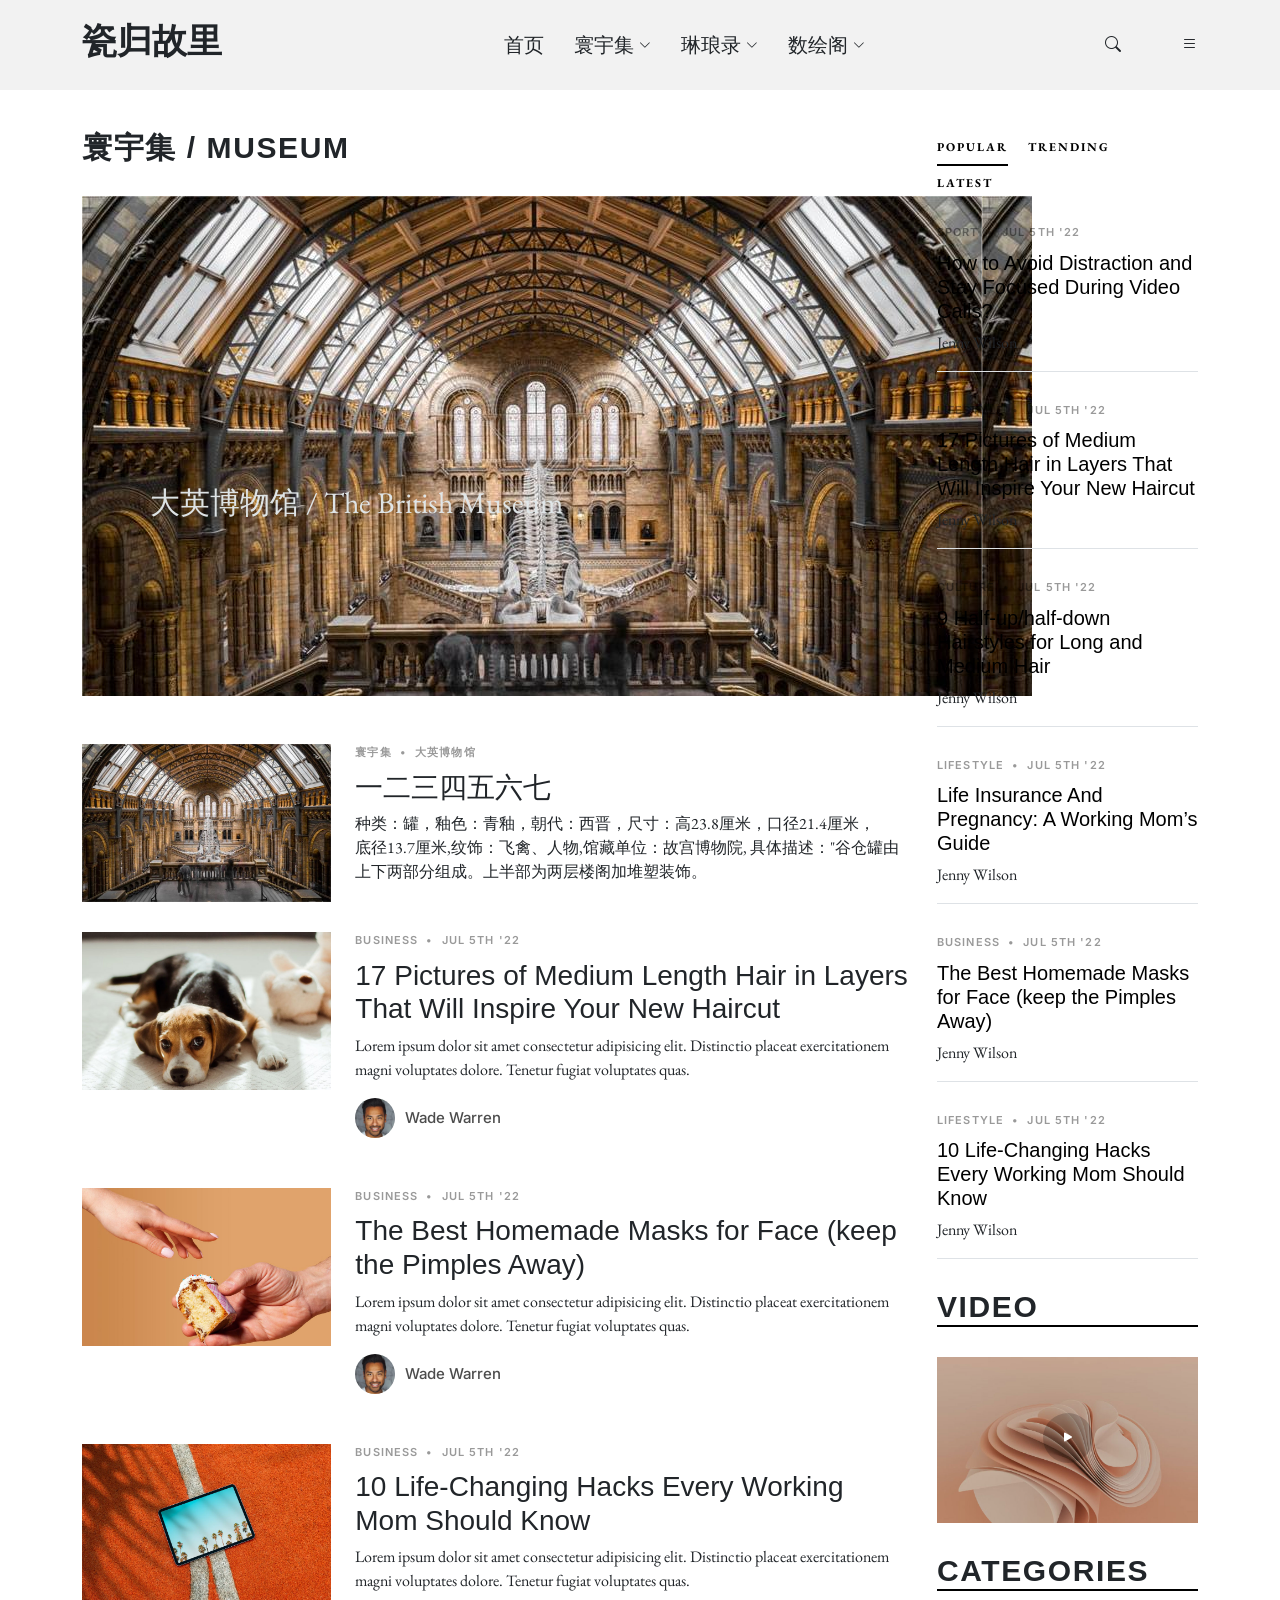
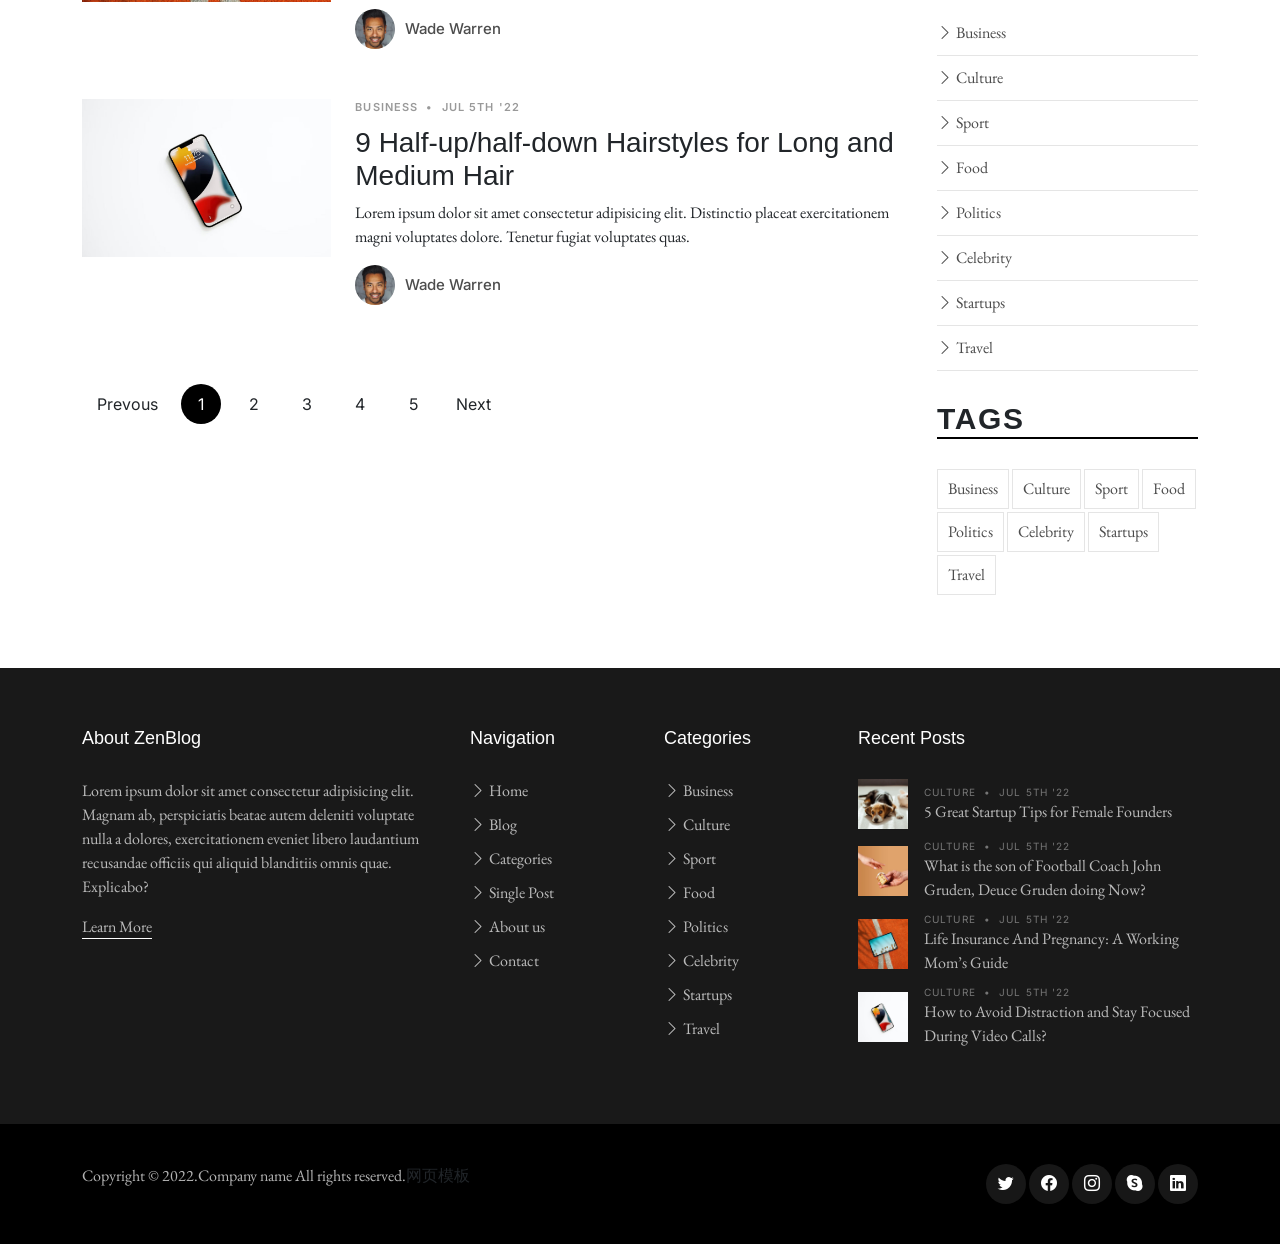
<file: british.html>
<!DOCTYPE html>
<html lang="en">

<head>
  <meta charset="utf-8">
  <meta content="width=device-width, initial-scale=1.0" name="viewport">

  <title>瓷归故里——流失瓷器数字化回归</title>
  <meta content="" name="description">
  <meta content="" name="keywords">
  <link rel="shortcut icon" href="favicon.ico" />

  <!-- Favicons -->
  <!-- <link href="assets/img/favicon.png" rel="icon">
  <link href="assets/img/apple-touch-icon.png" rel="apple-touch-icon"> -->

  <!-- Google Fonts -->
  <link rel="preconnect" href="https://fonts.googleapis.com">
  <link rel="preconnect" href="https://fonts.gstatic.com" crossorigin>
  <link
    href="https://fonts.googleapis.com/css2?family=EB+Garamond:wght@400;500&family=Inter:wght@400;500&family=Playfair+Display:ital,wght@0,400;0,700;1,400;1,700&display=swap"
    rel="stylesheet">

  <!-- Vendor CSS Files -->
  <link href="assets/vendor/bootstrap/css/bootstrap.min.css" rel="stylesheet">
  <link href="assets/vendor/bootstrap-icons/bootstrap-icons.css" rel="stylesheet">
  <link href="assets/vendor/swiper/swiper-bundle.min.css" rel="stylesheet">
  <link href="assets/vendor/glightbox/css/glightbox.min.css" rel="stylesheet">
  <link href="assets/vendor/aos/aos.css" rel="stylesheet">

  <!-- Template Main CSS Files -->
  <link href="assets/css/variables.css" rel="stylesheet">
  <link href="assets/css/main.css" rel="stylesheet">

</head>

<body>

  <!-- ======= Header ======= -->
  <header id="header" class="header d-flex align-items-center fixed-top">
    <div class="container-fluid container-xl d-flex align-items-center justify-content-between">

      <a href="index.html" class="logo d-flex align-items-center">
        <div height="100px">
          <h1 style="font-size:35px">瓷归故里</h1>
        </div>
      </a>


      <nav id="navbar" class="navbar">
        <ul>
          <li><a href="index.html"><span style="font-size:20px">首页</span></a></li>

          <li class="dropdown"><a href="museum.html"><span style="font-size:20px;left:25%">寰宇集</span> <i
                class="bi bi-chevron-down dropdown-indicator"></i></a>
            <ul>
              <li><a href="british.html"><span>大英博物馆</span></a></li>
              <li><a href="#"><span>枫丹白露宫</span></a></li>
              <!-- <li class="dropdown"><a href="#"><span>Deep Drop Down</span> <i
                    class="bi bi-chevron-down dropdown-indicator"></i></a>
                <ul>
                  <li><a href="#"><span>Deep Drop Down 1</span></a></li>
                  <li><a href="#"><span>Deep Drop Down 2</span></a></li>
                  <li><a href="#"><span>Deep Drop Down 3</span></a></li>
                  <li><a href="#"><span>Deep Drop Down 4</span></a></li>
                  <li><a href="#"><span>Deep Drop Down 5</span></a></li>
                </ul>
              </li> -->
              <li><a href="#"><span>卢浮宫</span></a></li>
              <li><a href="#"><span>东京国立博物馆</span></a></li>
              <li><a href="#"><span>美国大都会博物馆</span></a></li>
            </ul>
          </li>

          <li class="dropdown"><a href="museum.html"><span style="font-size:20px">琳琅录</span> <i
                class="bi bi-chevron-down dropdown-indicator"></i></a>
            <ul>
              <li><a href="british.html"><span>佳士得拍卖行</span></a></li>
              <li><a href="#"><span>苏富比拍卖行</span></a></li>
              <!-- <li class="dropdown"><a href="#"><span>Deep Drop Down</span> <i
                    class="bi bi-chevron-down dropdown-indicator"></i></a>
                <ul>
                  <li><a href="#"><span>Deep Drop Down 1</span></a></li>
                  <li><a href="#"><span>Deep Drop Down 2</span></a></li>
                  <li><a href="#"><span>Deep Drop Down 3</span></a></li>
                  <li><a href="#"><span>Deep Drop Down 4</span></a></li>
                  <li><a href="#"><span>Deep Drop Down 5</span></a></li>
                </ul>
              </li> -->
              <li><a href="#"><span>Drop Down 2</span></a></li>
              <li><a href="#"><span>Drop Down 3</span></a></li>
              <li><a href="#"><span>Drop Down 4</span></a></li>
            </ul>
          </li>


          <li class="dropdown"><a href="about.html"><span style="font-size:20px">数绘阁</span><i
                class="bi bi-chevron-down dropdown-indicator"></i></a>
            <ul>
              <li><a href="british.html"><span>大英博物馆</span></a></li>
              <li><a href="#"><span>Drop Down 1</span></a></li>
              <!-- <li class="dropdown"><a href="#"><span>Deep Drop Down</span> <i
                    class="bi bi-chevron-down dropdown-indicator"></i></a>
                <ul>
                  <li><a href="#"><span>Deep Drop Down 1</span></a></li>
                  <li><a href="#"><span>Deep Drop Down 2</span></a></li>
                  <li><a href="#"><span>Deep Drop Down 3</span></a></li>
                  <li><a href="#"><span>Deep Drop Down 4</span></a></li>
                  <li><a href="#"><span>Deep Drop Down 5</span></a></li>
                </ul>
              </li> -->
              <li><a href="#"><span>Drop Down 2</span></a></li>
              <li><a href="#"><span>Drop Down 3</span></a></li>
              <li><a href="#"><span>Drop Down 4</span></a></li>
            </ul>
          </li>
          <!-- <li><a href="contact.html"><span style="font-size:20px">御史房</span></a></li> -->
        </ul>
      </nav><!-- .navbar -->

      <div class="position-relative">
        <!-- <a href="#" class="mx-2"><span class="bi-facebook"></span></a>
        <a href="#" class="mx-2"><span class="bi-twitter"></span></a>
        <a href="#" class="mx-2"><span class="bi-instagram"></span></a> -->

        <a href="#" class="mx-2 js-search-open"><span class="bi-search" style="position:relative;left:-50px"></span></a>
        <i class="bi bi-list mobile-nav-toggle"></i>

        <!-- ======= Search Form ======= -->
        <div class="search-form-wrap js-search-form-wrap">
          <form action="british.html" class="search-form">
            <span class="icon bi-search" style="position:relative;left:-10px"></span>
            <input type="text" placeholder="Search" class="form-control">
            <button class="btn js-search-close"><span class="bi-x"></span></button>
          </form>
        </div><!-- End Search Form -->

      </div>

    </div>

  </header><!-- End Header -->

  <main id="main">

    <!-- ======= Search Results ======= -->
    <section id="search-result" class="search-result">
      <div class="container">
        <div class="row">
          <div class="col-md-9">
            <h3 class="category-title">寰宇集 / Museum</h3>
            <div style="background-image: url('assets/img/post-landscape-6.jpg');width:950px;height:500px;">
              <span style="position:absolute;left:150px;top:480px;color: #e1e7e9fb;font-size:30px">大英博物馆 / The British
                Museum </span>
            </div>
            <!-- <img src="assets/img/post-landscape-6.jpg" alt="" class="img-fluid">
            <h3 class="category-title">大英博物馆 / The British Museum</h3> -->
            <br />
            <br />
            <div class="zz">
              <div class="d-md-flex post-entry-2 small-img">
                <a href="single-post.html" class="me-4 thumbnail">
                  <img src="assets/img/post-landscape-6.jpg" alt="" class="img-fluid">
                </a>
                <div>
                  <div class="post-meta"><span class="date">寰宇集</span> <span class="mx-1">&bullet;</span>
                    <span>大英博物馆</span>
                  </div>
                  <h3><a href="single-post.html">一二三四五六七</a></h3>
                  <p>种类：罐，釉色：青釉，朝代：西晋，尺寸：高23.8厘米，口径21.4厘米，<br />底径13.7厘米,纹饰：飞禽、人物,馆藏单位：故宫博物院,
                    具体描述："谷仓罐由上下两部分组成。上半部为两层楼阁加堆塑装饰。</p>
                  <!-- <div class="d-flex align-items-center author">
                  <div class="photo"><img src="assets/img/person-2.jpg" alt="" class="img-fluid"></div>
                  <div class="name">
                    <h3 class="m-0 p-0">Wade Warren</h3>
                  </div>
                </div> -->
                </div>
              </div>
            </div>

            <div class="d-md-flex post-entry-2 small-img">
              <a href="single-post.html" class="me-4 thumbnail">
                <img src="assets/img/post-landscape-1.jpg" alt="" class="img-fluid">
              </a>
              <div>
                <div class="post-meta"><span class="date">Business</span> <span class="mx-1">&bullet;</span> <span>Jul
                    5th '22</span></div>
                <h3><a href="single-post.html">17 Pictures of Medium Length Hair in Layers That Will Inspire Your New
                    Haircut</a></h3>
                <p>Lorem ipsum dolor sit amet consectetur adipisicing elit. Distinctio placeat exercitationem magni
                  voluptates dolore. Tenetur fugiat voluptates quas.</p>
                <div class="d-flex align-items-center author">
                  <div class="photo"><img src="assets/img/person-2.jpg" alt="" class="img-fluid"></div>
                  <div class="name">
                    <h3 class="m-0 p-0">Wade Warren</h3>
                  </div>
                </div>
              </div>
            </div>

            <div class="d-md-flex post-entry-2 small-img">
              <a href="single-post.html" class="me-4 thumbnail">
                <img src="assets/img/post-landscape-2.jpg" alt="" class="img-fluid">
              </a>
              <div>
                <div class="post-meta"><span class="date">Business</span> <span class="mx-1">&bullet;</span> <span>Jul
                    5th '22</span></div>
                <h3><a href="single-post.html">The Best Homemade Masks for Face (keep the Pimples Away)</a></h3>
                <p>Lorem ipsum dolor sit amet consectetur adipisicing elit. Distinctio placeat exercitationem magni
                  voluptates dolore. Tenetur fugiat voluptates quas.</p>
                <div class="d-flex align-items-center author">
                  <div class="photo"><img src="assets/img/person-2.jpg" alt="" class="img-fluid"></div>
                  <div class="name">
                    <h3 class="m-0 p-0">Wade Warren</h3>
                  </div>
                </div>
              </div>
            </div>

            <div class="d-md-flex post-entry-2 small-img">
              <a href="single-post.html" class="me-4 thumbnail">
                <img src="assets/img/post-landscape-3.jpg" alt="" class="img-fluid">
              </a>
              <div>
                <div class="post-meta"><span class="date">Business</span> <span class="mx-1">&bullet;</span> <span>Jul
                    5th '22</span></div>
                <h3><a href="single-post.html">10 Life-Changing Hacks Every Working Mom Should Know</a></h3>
                <p>Lorem ipsum dolor sit amet consectetur adipisicing elit. Distinctio placeat exercitationem magni
                  voluptates dolore. Tenetur fugiat voluptates quas.</p>
                <div class="d-flex align-items-center author">
                  <div class="photo"><img src="assets/img/person-2.jpg" alt="" class="img-fluid"></div>
                  <div class="name">
                    <h3 class="m-0 p-0">Wade Warren</h3>
                  </div>
                </div>
              </div>
            </div>

            <div class="d-md-flex post-entry-2 small-img">
              <a href="single-post.html" class="me-4 thumbnail">
                <img src="assets/img/post-landscape-4.jpg" alt="" class="img-fluid">
              </a>
              <div>
                <div class="post-meta"><span class="date">Business</span> <span class="mx-1">&bullet;</span> <span>Jul
                    5th '22</span></div>
                <h3><a href="single-post.html">9 Half-up/half-down Hairstyles for Long and Medium Hair</a></h3>
                <p>Lorem ipsum dolor sit amet consectetur adipisicing elit. Distinctio placeat exercitationem magni
                  voluptates dolore. Tenetur fugiat voluptates quas.</p>
                <div class="d-flex align-items-center author">
                  <div class="photo"><img src="assets/img/person-2.jpg" alt="" class="img-fluid"></div>
                  <div class="name">
                    <h3 class="m-0 p-0">Wade Warren</h3>
                  </div>
                </div>
              </div>
            </div>

            <!-- Paging -->
            <div class="text-start py-4">
              <div class="custom-pagination">
                <a href="#" class="prev">Prevous</a>
                <a href="#" class="active">1</a>
                <a href="#">2</a>
                <a href="#">3</a>
                <a href="#">4</a>
                <a href="#">5</a>
                <a href="#" class="next">Next</a>
              </div>
            </div><!-- End Paging -->

          </div>

          <div class="col-md-3">
            <!-- ======= Sidebar ======= -->
            <div class="aside-block">

              <ul class="nav nav-pills custom-tab-nav mb-4" id="pills-tab" role="tablist">
                <li class="nav-item" role="presentation">
                  <button class="nav-link active" id="pills-popular-tab" data-bs-toggle="pill"
                    data-bs-target="#pills-popular" type="button" role="tab" aria-controls="pills-popular"
                    aria-selected="true">Popular</button>
                </li>
                <li class="nav-item" role="presentation">
                  <button class="nav-link" id="pills-trending-tab" data-bs-toggle="pill"
                    data-bs-target="#pills-trending" type="button" role="tab" aria-controls="pills-trending"
                    aria-selected="false">Trending</button>
                </li>
                <li class="nav-item" role="presentation">
                  <button class="nav-link" id="pills-latest-tab" data-bs-toggle="pill" data-bs-target="#pills-latest"
                    type="button" role="tab" aria-controls="pills-latest" aria-selected="false">Latest</button>
                </li>
              </ul>

              <div class="tab-content" id="pills-tabContent">

                <!-- Popular -->
                <div class="tab-pane fade show active" id="pills-popular" role="tabpanel"
                  aria-labelledby="pills-popular-tab">
                  <div class="post-entry-1 border-bottom">
                    <div class="post-meta"><span class="date">Sport</span> <span class="mx-1">&bullet;</span> <span>Jul
                        5th '22</span></div>
                    <h2 class="mb-2"><a href="#">How to Avoid Distraction and Stay Focused During Video Calls?</a></h2>
                    <span class="author mb-3 d-block">Jenny Wilson</span>
                  </div>

                  <div class="post-entry-1 border-bottom">
                    <div class="post-meta"><span class="date">Lifestyle</span> <span class="mx-1">&bullet;</span>
                      <span>Jul 5th '22</span>
                    </div>
                    <h2 class="mb-2"><a href="#">17 Pictures of Medium Length Hair in Layers That Will Inspire Your New
                        Haircut</a></h2>
                    <span class="author mb-3 d-block">Jenny Wilson</span>
                  </div>

                  <div class="post-entry-1 border-bottom">
                    <div class="post-meta"><span class="date">Culture</span> <span class="mx-1">&bullet;</span>
                      <span>Jul 5th '22</span>
                    </div>
                    <h2 class="mb-2"><a href="#">9 Half-up/half-down Hairstyles for Long and Medium Hair</a></h2>
                    <span class="author mb-3 d-block">Jenny Wilson</span>
                  </div>

                  <div class="post-entry-1 border-bottom">
                    <div class="post-meta"><span class="date">Lifestyle</span> <span class="mx-1">&bullet;</span>
                      <span>Jul 5th '22</span>
                    </div>
                    <h2 class="mb-2"><a href="#">Life Insurance And Pregnancy: A Working Mom’s Guide</a></h2>
                    <span class="author mb-3 d-block">Jenny Wilson</span>
                  </div>

                  <div class="post-entry-1 border-bottom">
                    <div class="post-meta"><span class="date">Business</span> <span class="mx-1">&bullet;</span>
                      <span>Jul 5th '22</span>
                    </div>
                    <h2 class="mb-2"><a href="#">The Best Homemade Masks for Face (keep the Pimples Away)</a></h2>
                    <span class="author mb-3 d-block">Jenny Wilson</span>
                  </div>

                  <div class="post-entry-1 border-bottom">
                    <div class="post-meta"><span class="date">Lifestyle</span> <span class="mx-1">&bullet;</span>
                      <span>Jul 5th '22</span>
                    </div>
                    <h2 class="mb-2"><a href="#">10 Life-Changing Hacks Every Working Mom Should Know</a></h2>
                    <span class="author mb-3 d-block">Jenny Wilson</span>
                  </div>
                </div> <!-- End Popular -->

                <!-- Trending -->
                <div class="tab-pane fade" id="pills-trending" role="tabpanel" aria-labelledby="pills-trending-tab">
                  <div class="post-entry-1 border-bottom">
                    <div class="post-meta"><span class="date">Lifestyle</span> <span class="mx-1">&bullet;</span>
                      <span>Jul 5th '22</span>
                    </div>
                    <h2 class="mb-2"><a href="#">17 Pictures of Medium Length Hair in Layers That Will Inspire Your New
                        Haircut</a></h2>
                    <span class="author mb-3 d-block">Jenny Wilson</span>
                  </div>

                  <div class="post-entry-1 border-bottom">
                    <div class="post-meta"><span class="date">Culture</span> <span class="mx-1">&bullet;</span>
                      <span>Jul 5th '22</span>
                    </div>
                    <h2 class="mb-2"><a href="#">9 Half-up/half-down Hairstyles for Long and Medium Hair</a></h2>
                    <span class="author mb-3 d-block">Jenny Wilson</span>
                  </div>

                  <div class="post-entry-1 border-bottom">
                    <div class="post-meta"><span class="date">Lifestyle</span> <span class="mx-1">&bullet;</span>
                      <span>Jul 5th '22</span>
                    </div>
                    <h2 class="mb-2"><a href="#">Life Insurance And Pregnancy: A Working Mom’s Guide</a></h2>
                    <span class="author mb-3 d-block">Jenny Wilson</span>
                  </div>

                  <div class="post-entry-1 border-bottom">
                    <div class="post-meta"><span class="date">Sport</span> <span class="mx-1">&bullet;</span> <span>Jul
                        5th '22</span></div>
                    <h2 class="mb-2"><a href="#">How to Avoid Distraction and Stay Focused During Video Calls?</a></h2>
                    <span class="author mb-3 d-block">Jenny Wilson</span>
                  </div>
                  <div class="post-entry-1 border-bottom">
                    <div class="post-meta"><span class="date">Business</span> <span class="mx-1">&bullet;</span>
                      <span>Jul 5th '22</span>
                    </div>
                    <h2 class="mb-2"><a href="#">The Best Homemade Masks for Face (keep the Pimples Away)</a></h2>
                    <span class="author mb-3 d-block">Jenny Wilson</span>
                  </div>

                  <div class="post-entry-1 border-bottom">
                    <div class="post-meta"><span class="date">Lifestyle</span> <span class="mx-1">&bullet;</span>
                      <span>Jul 5th '22</span>
                    </div>
                    <h2 class="mb-2"><a href="#">10 Life-Changing Hacks Every Working Mom Should Know</a></h2>
                    <span class="author mb-3 d-block">Jenny Wilson</span>
                  </div>
                </div> <!-- End Trending -->

                <!-- Latest -->
                <div class="tab-pane fade" id="pills-latest" role="tabpanel" aria-labelledby="pills-latest-tab">
                  <div class="post-entry-1 border-bottom">
                    <div class="post-meta"><span class="date">Lifestyle</span> <span class="mx-1">&bullet;</span>
                      <span>Jul 5th '22</span>
                    </div>
                    <h2 class="mb-2"><a href="#">Life Insurance And Pregnancy: A Working Mom’s Guide</a></h2>
                    <span class="author mb-3 d-block">Jenny Wilson</span>
                  </div>

                  <div class="post-entry-1 border-bottom">
                    <div class="post-meta"><span class="date">Business</span> <span class="mx-1">&bullet;</span>
                      <span>Jul 5th '22</span>
                    </div>
                    <h2 class="mb-2"><a href="#">The Best Homemade Masks for Face (keep the Pimples Away)</a></h2>
                    <span class="author mb-3 d-block">Jenny Wilson</span>
                  </div>

                  <div class="post-entry-1 border-bottom">
                    <div class="post-meta"><span class="date">Lifestyle</span> <span class="mx-1">&bullet;</span>
                      <span>Jul 5th '22</span>
                    </div>
                    <h2 class="mb-2"><a href="#">10 Life-Changing Hacks Every Working Mom Should Know</a></h2>
                    <span class="author mb-3 d-block">Jenny Wilson</span>
                  </div>

                  <div class="post-entry-1 border-bottom">
                    <div class="post-meta"><span class="date">Sport</span> <span class="mx-1">&bullet;</span> <span>Jul
                        5th '22</span></div>
                    <h2 class="mb-2"><a href="#">How to Avoid Distraction and Stay Focused During Video Calls?</a></h2>
                    <span class="author mb-3 d-block">Jenny Wilson</span>
                  </div>

                  <div class="post-entry-1 border-bottom">
                    <div class="post-meta"><span class="date">Lifestyle</span> <span class="mx-1">&bullet;</span>
                      <span>Jul 5th '22</span>
                    </div>
                    <h2 class="mb-2"><a href="#">17 Pictures of Medium Length Hair in Layers That Will Inspire Your New
                        Haircut</a></h2>
                    <span class="author mb-3 d-block">Jenny Wilson</span>
                  </div>

                  <div class="post-entry-1 border-bottom">
                    <div class="post-meta"><span class="date">Culture</span> <span class="mx-1">&bullet;</span>
                      <span>Jul 5th '22</span>
                    </div>
                    <h2 class="mb-2"><a href="#">9 Half-up/half-down Hairstyles for Long and Medium Hair</a></h2>
                    <span class="author mb-3 d-block">Jenny Wilson</span>
                  </div>

                </div> <!-- End Latest -->

              </div>
            </div>

            <div class="aside-block">
              <h3 class="aside-title">Video</h3>
              <div class="video-post">
                <a href="#" class="glightbox link-video">
                  <span class="bi-play-fill"></span>
                  <img src="assets/img/post-landscape-5.jpg" alt="" class="img-fluid">
                </a>
              </div>
            </div><!-- End Video -->

            <div class="aside-block">
              <h3 class="aside-title">Categories</h3>
              <ul class="aside-links list-unstyled">
                <li><a href="category.html"><i class="bi bi-chevron-right"></i> Business</a></li>
                <li><a href="category.html"><i class="bi bi-chevron-right"></i> Culture</a></li>
                <li><a href="category.html"><i class="bi bi-chevron-right"></i> Sport</a></li>
                <li><a href="category.html"><i class="bi bi-chevron-right"></i> Food</a></li>
                <li><a href="category.html"><i class="bi bi-chevron-right"></i> Politics</a></li>
                <li><a href="category.html"><i class="bi bi-chevron-right"></i> Celebrity</a></li>
                <li><a href="category.html"><i class="bi bi-chevron-right"></i> Startups</a></li>
                <li><a href="category.html"><i class="bi bi-chevron-right"></i> Travel</a></li>
              </ul>
            </div><!-- End Categories -->

            <div class="aside-block">
              <h3 class="aside-title">Tags</h3>
              <ul class="aside-tags list-unstyled">
                <li><a href="category.html">Business</a></li>
                <li><a href="category.html">Culture</a></li>
                <li><a href="category.html">Sport</a></li>
                <li><a href="category.html">Food</a></li>
                <li><a href="category.html">Politics</a></li>
                <li><a href="category.html">Celebrity</a></li>
                <li><a href="category.html">Startups</a></li>
                <li><a href="category.html">Travel</a></li>
              </ul>
            </div><!-- End Tags -->

          </div>

        </div>
      </div>
    </section> <!-- End Search Result -->

  </main><!-- End #main -->

  <!-- ======= Footer ======= -->
  <footer id="footer" class="footer">

    <div class="footer-content">
      <div class="container">

        <div class="row g-5">
          <div class="col-lg-4">
            <h3 class="footer-heading">About ZenBlog</h3>
            <p>Lorem ipsum dolor sit amet consectetur adipisicing elit. Magnam ab, perspiciatis beatae autem deleniti
              voluptate nulla a dolores, exercitationem eveniet libero laudantium recusandae officiis qui aliquid
              blanditiis omnis quae. Explicabo?</p>
            <p><a href="about.html" class="footer-link-more">Learn More</a></p>
          </div>
          <div class="col-6 col-lg-2">
            <h3 class="footer-heading">Navigation</h3>
            <ul class="footer-links list-unstyled">
              <li><a href="index.html"><i class="bi bi-chevron-right"></i> Home</a></li>
              <li><a href="index.html"><i class="bi bi-chevron-right"></i> Blog</a></li>
              <li><a href="category.html"><i class="bi bi-chevron-right"></i> Categories</a></li>
              <li><a href="single-post.html"><i class="bi bi-chevron-right"></i> Single Post</a></li>
              <li><a href="about.html"><i class="bi bi-chevron-right"></i> About us</a></li>
              <li><a href="contact.html"><i class="bi bi-chevron-right"></i> Contact</a></li>
            </ul>
          </div>
          <div class="col-6 col-lg-2">
            <h3 class="footer-heading">Categories</h3>
            <ul class="footer-links list-unstyled">
              <li><a href="category.html"><i class="bi bi-chevron-right"></i> Business</a></li>
              <li><a href="category.html"><i class="bi bi-chevron-right"></i> Culture</a></li>
              <li><a href="category.html"><i class="bi bi-chevron-right"></i> Sport</a></li>
              <li><a href="category.html"><i class="bi bi-chevron-right"></i> Food</a></li>
              <li><a href="category.html"><i class="bi bi-chevron-right"></i> Politics</a></li>
              <li><a href="category.html"><i class="bi bi-chevron-right"></i> Celebrity</a></li>
              <li><a href="category.html"><i class="bi bi-chevron-right"></i> Startups</a></li>
              <li><a href="category.html"><i class="bi bi-chevron-right"></i> Travel</a></li>

            </ul>
          </div>

          <div class="col-lg-4">
            <h3 class="footer-heading">Recent Posts</h3>

            <ul class="footer-links footer-blog-entry list-unstyled">
              <li>
                <a href="single-post.html" class="d-flex align-items-center">
                  <img src="assets/img/post-sq-1.jpg" alt="" class="img-fluid me-3">
                  <div>
                    <div class="post-meta d-block"><span class="date">Culture</span> <span class="mx-1">&bullet;</span>
                      <span>Jul 5th '22</span>
                    </div>
                    <span>5 Great Startup Tips for Female Founders</span>
                  </div>
                </a>
              </li>

              <li>
                <a href="single-post.html" class="d-flex align-items-center">
                  <img src="assets/img/post-sq-2.jpg" alt="" class="img-fluid me-3">
                  <div>
                    <div class="post-meta d-block"><span class="date">Culture</span> <span class="mx-1">&bullet;</span>
                      <span>Jul 5th '22</span>
                    </div>
                    <span>What is the son of Football Coach John Gruden, Deuce Gruden doing Now?</span>
                  </div>
                </a>
              </li>

              <li>
                <a href="single-post.html" class="d-flex align-items-center">
                  <img src="assets/img/post-sq-3.jpg" alt="" class="img-fluid me-3">
                  <div>
                    <div class="post-meta d-block"><span class="date">Culture</span> <span class="mx-1">&bullet;</span>
                      <span>Jul 5th '22</span>
                    </div>
                    <span>Life Insurance And Pregnancy: A Working Mom’s Guide</span>
                  </div>
                </a>
              </li>

              <li>
                <a href="single-post.html" class="d-flex align-items-center">
                  <img src="assets/img/post-sq-4.jpg" alt="" class="img-fluid me-3">
                  <div>
                    <div class="post-meta d-block"><span class="date">Culture</span> <span class="mx-1">&bullet;</span>
                      <span>Jul 5th '22</span>
                    </div>
                    <span>How to Avoid Distraction and Stay Focused During Video Calls?</span>
                  </div>
                </a>
              </li>

            </ul>

          </div>
        </div>
      </div>
    </div>

    <div class="footer-legal">
      <div class="container">

        <div class="row justify-content-between">
          <div class="col-md-6 text-center text-md-start mb-3 mb-md-0">
            <div class="copyright">
              Copyright &copy; 2022.Company name All rights reserved.<a target="_blank"
                href="https://sc.chinaz.com/moban/">&#x7F51;&#x9875;&#x6A21;&#x677F;</a>
            </div>

          </div>

          <div class="col-md-6">
            <div class="social-links mb-3 mb-lg-0 text-center text-md-end">
              <a href="#" class="twitter"><i class="bi bi-twitter"></i></a>
              <a href="#" class="facebook"><i class="bi bi-facebook"></i></a>
              <a href="#" class="instagram"><i class="bi bi-instagram"></i></a>
              <a href="#" class="google-plus"><i class="bi bi-skype"></i></a>
              <a href="#" class="linkedin"><i class="bi bi-linkedin"></i></a>
            </div>

          </div>

        </div>

      </div>
    </div>

  </footer>

  <a href="#" class="scroll-top d-flex align-items-center justify-content-center"><i
      class="bi bi-arrow-up-short"></i></a>

  <!-- Vendor JS Files -->
  <script src="assets/vendor/bootstrap/js/bootstrap.bundle.min.js"></script>
  <script src="assets/vendor/swiper/swiper-bundle.min.js"></script>
  <script src="assets/vendor/glightbox/js/glightbox.min.js"></script>
  <script src="assets/vendor/aos/aos.js"></script>
  <script src="assets/vendor/php-email-form/validate.js"></script>

  <!-- Template Main JS File -->
  <script src="assets/js/main.js"></script>

</body>

</html>
</file>
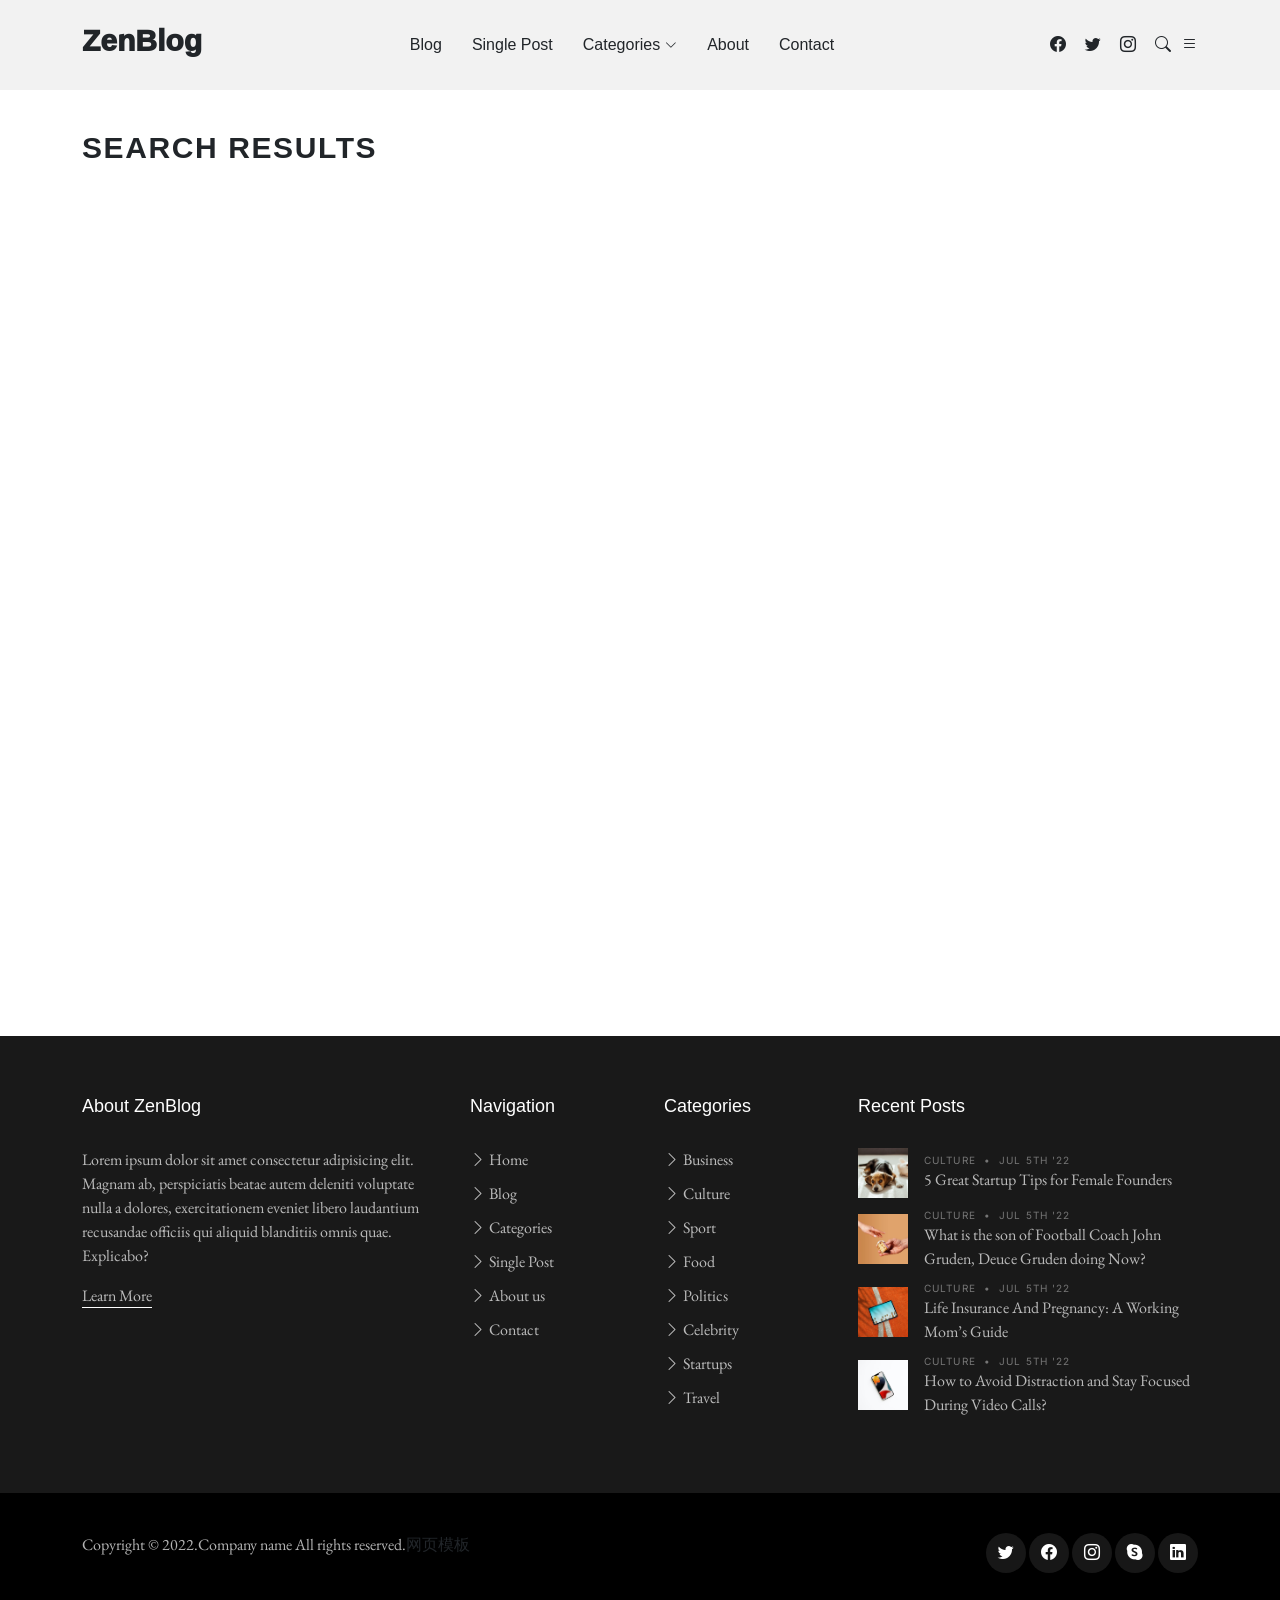
<file: ditu.html>
<!DOCTYPE html>
<html lang="en">

<head>
  <meta charset="utf-8">
  <meta content="width=device-width, initial-scale=1.0" name="viewport">

  <title>ZenBlog Bootstrap Template - Search Results</title>
  <meta content="" name="description">
  <meta content="" name="keywords">
  <script src="http://api.map.baidu.com/api?v=3.0&ak=BjWwDYgXpHG9bYOTdB9qVo2GrIe3VRbj"></script>
  <script src="E:\wangzhan\assets\js\echarts.min.js"></script>
  <script src="E:\wangzhan\assets\js\bmap.min.js"></script>

  <!-- Favicons -->
  <link href="assets/img/favicon.png" rel="icon">
  <link href="assets/img/apple-touch-icon.png" rel="apple-touch-icon">

  <!-- Google Fonts -->
  <link rel="preconnect" href="https://fonts.googleapis.com">
  <link rel="preconnect" href="https://fonts.gstatic.com" crossorigin>
  <link
    href="https://fonts.googleapis.com/css2?family=EB+Garamond:wght@400;500&family=Inter:wght@400;500&family=Playfair+Display:ital,wght@0,400;0,700;1,400;1,700&display=swap"
    rel="stylesheet">

  <!-- Vendor CSS Files -->
  <link href="assets/vendor/bootstrap/css/bootstrap.min.css" rel="stylesheet">
  <link href="assets/vendor/bootstrap-icons/bootstrap-icons.css" rel="stylesheet">
  <link href="assets/vendor/swiper/swiper-bundle.min.css" rel="stylesheet">
  <link href="assets/vendor/glightbox/css/glightbox.min.css" rel="stylesheet">
  <link href="assets/vendor/aos/aos.css" rel="stylesheet">

  <!-- Template Main CSS Files -->
  <link href="assets/css/variables.css" rel="stylesheet">
  <link href="assets/css/main.css" rel="stylesheet">

</head>

<body>

  <!-- ======= Header ======= -->
  <header id="header" class="header d-flex align-items-center fixed-top">
    <div class="container-fluid container-xl d-flex align-items-center justify-content-between">

      <a href="index.html" class="logo d-flex align-items-center">
        <!-- Uncomment the line below if you also wish to use an image logo -->
        <!-- <img src="assets/img/logo.png" alt=""> -->
        <h1>ZenBlog</h1>
      </a>

      <nav id="navbar" class="navbar">
        <ul>
          <li><a href="index.html">Blog</a></li>
          <li><a href="single-post.html">Single Post</a></li>
          <li class="dropdown"><a href="category.html"><span>Categories</span> <i
                class="bi bi-chevron-down dropdown-indicator"></i></a>
            <ul>
              <li><a href="british.html">Search Result</a></li>
              <li><a href="#">Drop Down 1</a></li>
              <li class="dropdown"><a href="#"><span>Deep Drop Down</span> <i
                    class="bi bi-chevron-down dropdown-indicator"></i></a>
                <ul>
                  <li><a href="#">Deep Drop Down 1</a></li>
                  <li><a href="#">Deep Drop Down 2</a></li>
                  <li><a href="#">Deep Drop Down 3</a></li>
                  <li><a href="#">Deep Drop Down 4</a></li>
                  <li><a href="#">Deep Drop Down 5</a></li>
                </ul>
              </li>
              <li><a href="#">Drop Down 2</a></li>
              <li><a href="#">Drop Down 3</a></li>
              <li><a href="#">Drop Down 4</a></li>
            </ul>
          </li>

          <li><a href="about.html">About</a></li>
          <li><a href="contact.html">Contact</a></li>
        </ul>
      </nav><!-- .navbar -->

      <div class="position-relative">
        <a href="#" class="mx-2"><span class="bi-facebook"></span></a>
        <a href="#" class="mx-2"><span class="bi-twitter"></span></a>
        <a href="#" class="mx-2"><span class="bi-instagram"></span></a>

        <a href="#" class="mx-2 js-search-open"><span class="bi-search"></span></a>
        <i class="bi bi-list mobile-nav-toggle"></i>

        <!-- ======= Search Form ======= -->
        <div class="search-form-wrap js-search-form-wrap">
          <form action="british.html" class="search-form">
            <span class="icon bi-search"></span>
            <input type="text" placeholder="Search" class="form-control">
            <button class="btn js-search-close"><span class="bi-x"></span></button>
          </form>
        </div><!-- End Search Form -->

      </div>

    </div>

  </header><!-- End Header -->

  <main id="main">

    <!-- ======= Search Results ======= -->
    <section id="search-result" class="search-result">
      <div class="container">
        <div class="row">
          <div class="col-md-9">
            <h3 class="category-title">Search Results</h3>
            <div id="bmap" style="height: 800px;"></div>
            <div unselectable="on" class=" BMap_stdMpCtrl BMap_stdMpType0 BMap_noprint anchorTL"
              style="width: 62px; height: 186px; inset: 40px auto auto 10px; position: absolute; z-index: 1100; text-size-adjust: none;">
              <div class="BMap_stdMpPan" style="background-position: 0px 0px;">
                <div class="BMap_button BMap_panN" title="向上平移"></div>
                <div class="BMap_button BMap_panW" title="向左平移"></div>
                <div class="BMap_button BMap_panE" title="向右平移"></div>
                <div class="BMap_button BMap_panS" title="向下平移"></div>
                <div class="BMap_stdMpPanBg BMap_smcbg"></div>
              </div>
              <div class="BMap_stdMpZoom" style="height: 141px; width: 62px;">
                <div class="BMap_button BMap_stdMpZoomIn" title="放大一级">
                  <div class="BMap_smcbg"></div>
                </div>
                <div class="BMap_button BMap_stdMpZoomOut" title="缩小一级" style="top: 120px;">
                  <div class="BMap_smcbg"></div>
                </div>
                <div class="BMap_stdMpSlider" style="height: 102px;">
                  <div class="BMap_stdMpSliderBgTop" style="height: 102px;">
                    <div class="BMap_smcbg"></div>
                  </div>
                  <div class="BMap_stdMpSliderBgBot" style="top: 85px; height: 21px;"></div>
                  <div class="BMap_stdMpSliderMask" title="放置到此级别"></div>
                  <div class="BMap_stdMpSliderBar" title="拖动缩放"
                    style="cursor: url(&quot;https://api.map.baidu.com/images/openhand.cur&quot;) 8 8, default; top: 85px;">
                    <div class="BMap_smcbg"></div>
                  </div>
                </div>
                <div class="BMap_zlHolder">
                  <div class="BMap_zlSt">
                    <div class="BMap_smcbg"></div>
                  </div>
                  <div class="BMap_zlCity">
                    <div class="BMap_smcbg"></div>
                  </div>
                  <div class="BMap_zlProv">
                    <div class="BMap_smcbg"></div>
                  </div>
                  <div class="BMap_zlCountry">
                    <div class="BMap_smcbg"></div>
                  </div>
                </div>
              </div>
              <div class="BMap_stdMpGeolocation"
                style="position: initial; display: none; margin-top: 43px; margin-left: 10px;">
                <div class="BMap_geolocationContainer"
                  style="position: initial; width: 24px; height: 24px; overflow: hidden; margin: 0px; box-sizing: border-box;">
                  <div class="BMap_geolocationIconBackground"
                    style="width: 24px; height: 24px; background-image: url(https://api.map.baidu.com/images/navigation-control/geolocation-control/pc/bg-20x20.png); background-size: 20px 20px; background-position: 3px 3px; background-repeat: no-repeat;">
                    <div class="BMap_geolocationIcon"
                      style="position: initial; width: 24px; height: 24px; cursor: pointer; background-image: url('https://api.map.baidu.com/images/navigation-control/geolocation-control/pc/success-10x10.png'); background-size: 10px 10px; background-repeat: no-repeat; background-position: center;">
                    </div>
                  </div>
                </div>
              </div>
            </div>
            <script>
              var myChart = echarts.init(document.getElementById('bmap'))
              option = {
                legend: {
                  data: ['30号'],   // 要对应series的name
                  opsition: "center",     // 图例位置
                },

                bmap: {
                  center: [104.114129, 37.550339],
                  zoom: 6,
                  roam: true
                },

                series: [

                  {
                    type: "effectScatter",
                    name: "30号",
                    coordinateSystem: "bmap",
                    symbolSize: 15,   // 用值的大小调整点的大,
                    encode: {
                      value: 2
                    },
                    label: {
                      formatter: '{c}',
                      position: 'right',
                      show: false
                    },
                    itemStyle: {
                      color: 'purple'    // 点的颜色
                    },
                    emphasis: {
                      label: {
                        show: true
                      }
                    },

                    data: [
                      { name: '永嘉窑', value: [104.114129, 37.550339] },
                      { name: '潮安窑', value: [116.606226, 23.708009] },
                      { name: '泉州窑', value: [118.363168, 25.148727] },
                      { name: '安溪窑', value: [118.232502, 25.154867] },
                      { name: '德化窑', value: [118.27494, 25.502551] },
                      { name: '新会窑', value: [113.028495, 22.480766] },
                      { name: '广窑', value: [112.42492, 23.091458] },]
                  }
                ]
              }
              myChart.setOption(option);

            </script>
          </div>
        </div>
      </div>
    </section> <!-- End Search Result -->

  </main><!-- End #main -->

  <!-- ======= Footer ======= -->
  <footer id="footer" class="footer">

    <div class="footer-content">
      <div class="container">

        <div class="row g-5">
          <div class="col-lg-4">
            <h3 class="footer-heading">About ZenBlog</h3>
            <p>Lorem ipsum dolor sit amet consectetur adipisicing elit. Magnam ab, perspiciatis beatae autem deleniti
              voluptate nulla a dolores, exercitationem eveniet libero laudantium recusandae officiis qui aliquid
              blanditiis omnis quae. Explicabo?</p>
            <p><a href="about.html" class="footer-link-more">Learn More</a></p>
          </div>
          <div class="col-6 col-lg-2">
            <h3 class="footer-heading">Navigation</h3>
            <ul class="footer-links list-unstyled">
              <li><a href="index.html"><i class="bi bi-chevron-right"></i> Home</a></li>
              <li><a href="index.html"><i class="bi bi-chevron-right"></i> Blog</a></li>
              <li><a href="category.html"><i class="bi bi-chevron-right"></i> Categories</a></li>
              <li><a href="single-post.html"><i class="bi bi-chevron-right"></i> Single Post</a></li>
              <li><a href="about.html"><i class="bi bi-chevron-right"></i> About us</a></li>
              <li><a href="contact.html"><i class="bi bi-chevron-right"></i> Contact</a></li>
            </ul>
          </div>
          <div class="col-6 col-lg-2">
            <h3 class="footer-heading">Categories</h3>
            <ul class="footer-links list-unstyled">
              <li><a href="category.html"><i class="bi bi-chevron-right"></i> Business</a></li>
              <li><a href="category.html"><i class="bi bi-chevron-right"></i> Culture</a></li>
              <li><a href="category.html"><i class="bi bi-chevron-right"></i> Sport</a></li>
              <li><a href="category.html"><i class="bi bi-chevron-right"></i> Food</a></li>
              <li><a href="category.html"><i class="bi bi-chevron-right"></i> Politics</a></li>
              <li><a href="category.html"><i class="bi bi-chevron-right"></i> Celebrity</a></li>
              <li><a href="category.html"><i class="bi bi-chevron-right"></i> Startups</a></li>
              <li><a href="category.html"><i class="bi bi-chevron-right"></i> Travel</a></li>

            </ul>
          </div>

          <div class="col-lg-4">
            <h3 class="footer-heading">Recent Posts</h3>

            <ul class="footer-links footer-blog-entry list-unstyled">
              <li>
                <a href="single-post.html" class="d-flex align-items-center">
                  <img src="assets/img/post-sq-1.jpg" alt="" class="img-fluid me-3">
                  <div>
                    <div class="post-meta d-block"><span class="date">Culture</span> <span class="mx-1">&bullet;</span>
                      <span>Jul 5th '22</span>
                    </div>
                    <span>5 Great Startup Tips for Female Founders</span>
                  </div>
                </a>
              </li>

              <li>
                <a href="single-post.html" class="d-flex align-items-center">
                  <img src="assets/img/post-sq-2.jpg" alt="" class="img-fluid me-3">
                  <div>
                    <div class="post-meta d-block"><span class="date">Culture</span> <span class="mx-1">&bullet;</span>
                      <span>Jul 5th '22</span>
                    </div>
                    <span>What is the son of Football Coach John Gruden, Deuce Gruden doing Now?</span>
                  </div>
                </a>
              </li>

              <li>
                <a href="single-post.html" class="d-flex align-items-center">
                  <img src="assets/img/post-sq-3.jpg" alt="" class="img-fluid me-3">
                  <div>
                    <div class="post-meta d-block"><span class="date">Culture</span> <span class="mx-1">&bullet;</span>
                      <span>Jul 5th '22</span>
                    </div>
                    <span>Life Insurance And Pregnancy: A Working Mom’s Guide</span>
                  </div>
                </a>
              </li>

              <li>
                <a href="single-post.html" class="d-flex align-items-center">
                  <img src="assets/img/post-sq-4.jpg" alt="" class="img-fluid me-3">
                  <div>
                    <div class="post-meta d-block"><span class="date">Culture</span> <span class="mx-1">&bullet;</span>
                      <span>Jul 5th '22</span>
                    </div>
                    <span>How to Avoid Distraction and Stay Focused During Video Calls?</span>
                  </div>
                </a>
              </li>

            </ul>

          </div>
        </div>
      </div>
    </div>

    <div class="footer-legal">
      <div class="container">

        <div class="row justify-content-between">
          <div class="col-md-6 text-center text-md-start mb-3 mb-md-0">
            <div class="copyright">
              Copyright &copy; 2022.Company name All rights reserved.<a target="_blank"
                href="https://sc.chinaz.com/moban/">&#x7F51;&#x9875;&#x6A21;&#x677F;</a>
            </div>

          </div>

          <div class="col-md-6">
            <div class="social-links mb-3 mb-lg-0 text-center text-md-end">
              <a href="#" class="twitter"><i class="bi bi-twitter"></i></a>
              <a href="#" class="facebook"><i class="bi bi-facebook"></i></a>
              <a href="#" class="instagram"><i class="bi bi-instagram"></i></a>
              <a href="#" class="google-plus"><i class="bi bi-skype"></i></a>
              <a href="#" class="linkedin"><i class="bi bi-linkedin"></i></a>
            </div>

          </div>

        </div>

      </div>
    </div>

  </footer>

  <a href="#" class="scroll-top d-flex align-items-center justify-content-center"><i
      class="bi bi-arrow-up-short"></i></a>

  <!-- Vendor JS Files -->
  <script src="assets/vendor/bootstrap/js/bootstrap.bundle.min.js"></script>
  <script src="assets/vendor/swiper/swiper-bundle.min.js"></script>
  <script src="assets/vendor/glightbox/js/glightbox.min.js"></script>
  <script src="assets/vendor/aos/aos.js"></script>
  <script src="assets/vendor/php-email-form/validate.js"></script>

  <!-- Template Main JS File -->
  <script src="assets/js/main.js"></script>

</body>

</html>
</file>
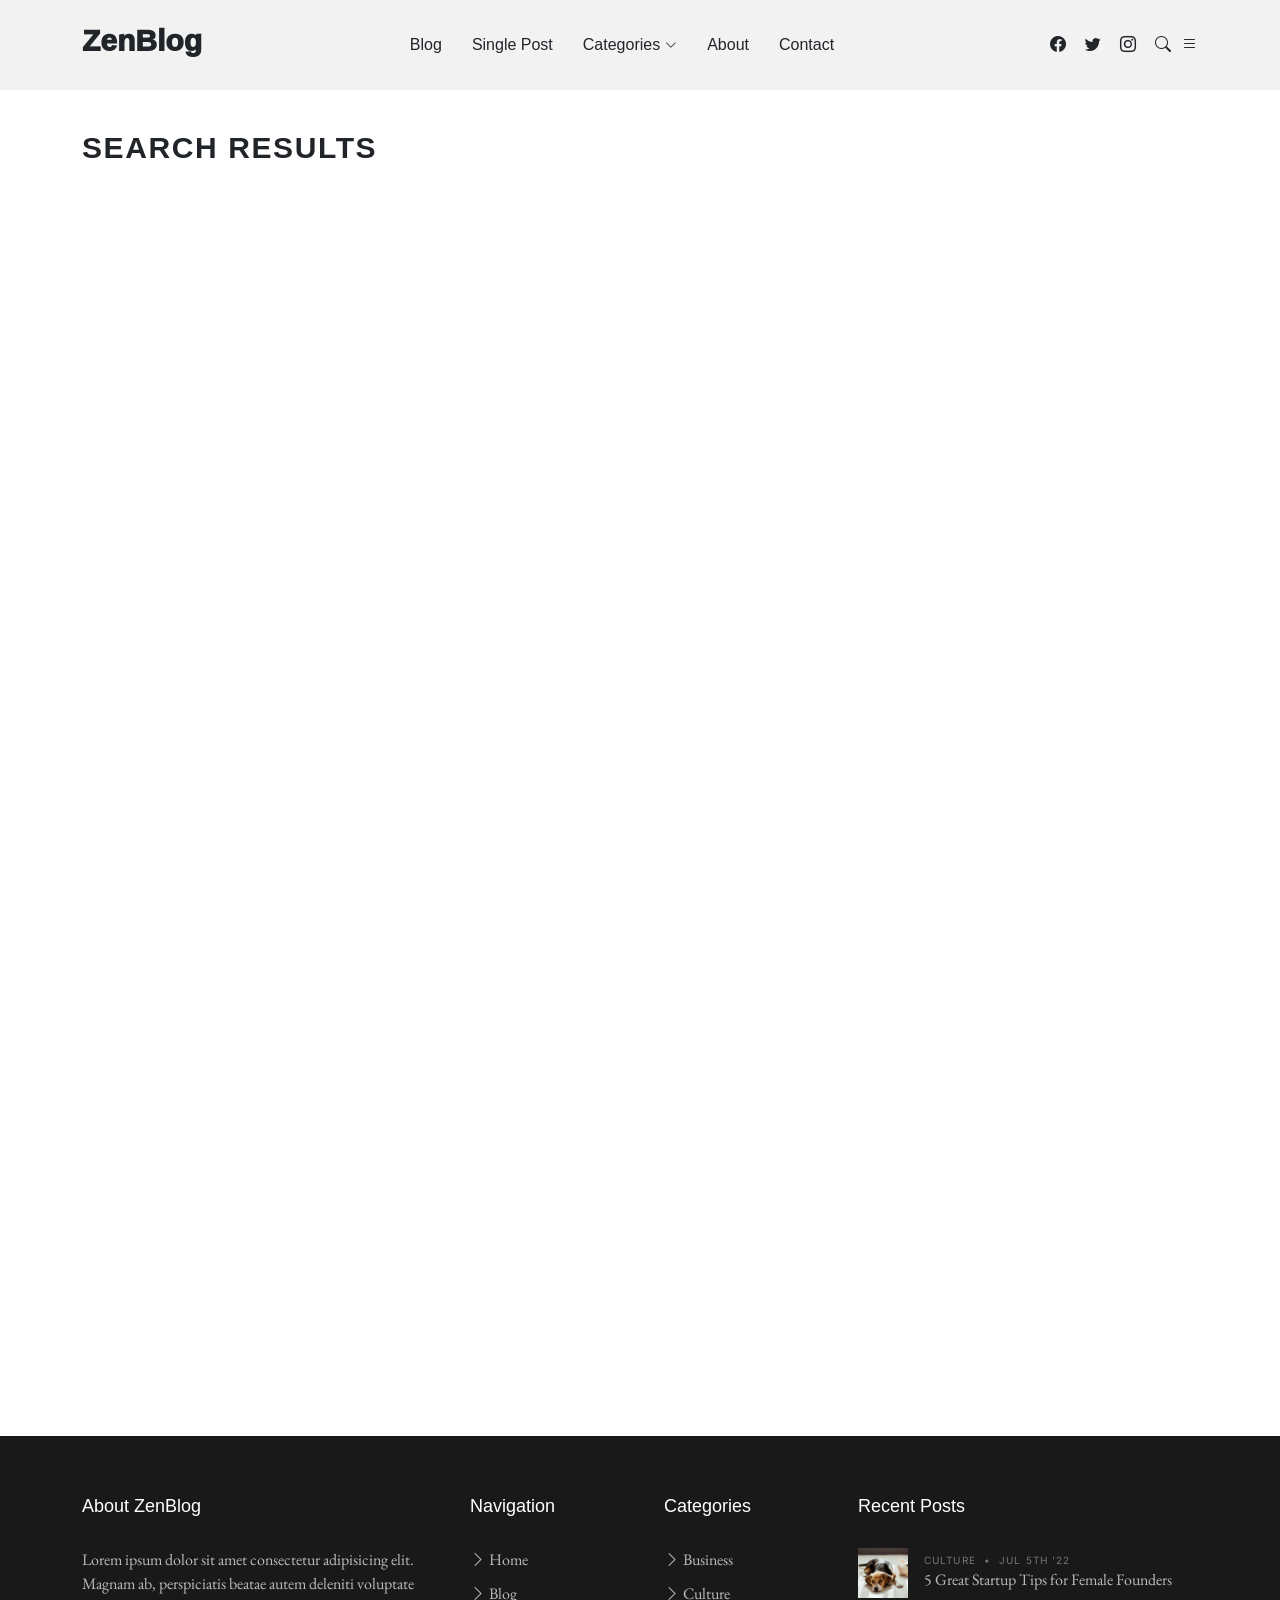
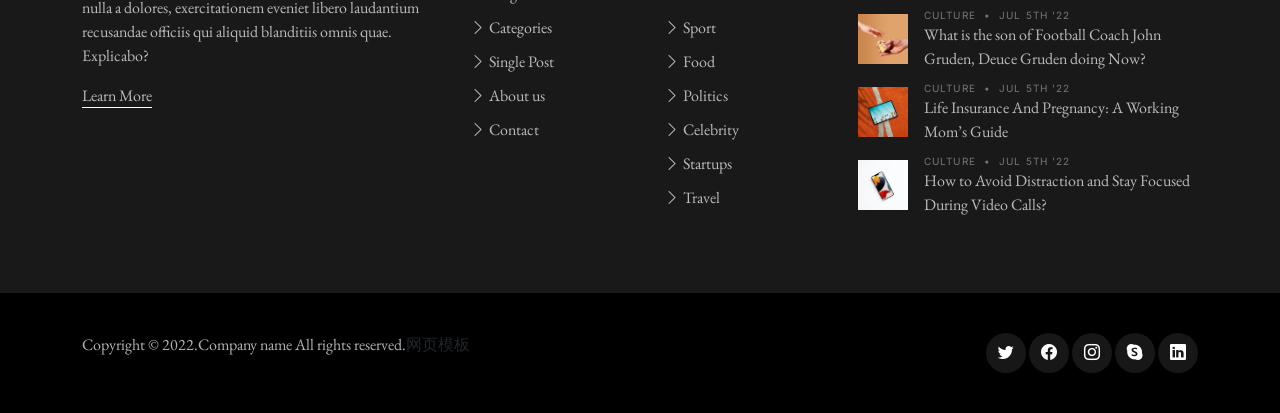
<file: keshihua.html>
<!DOCTYPE html>
<html lang="en">

<head>
  <meta charset="utf-8">
  <meta content="width=device-width, initial-scale=1.0" name="viewport">

  <title>ZenBlog Bootstrap Template - Search Results</title>
  <meta content="" name="description">
  <meta content="" name="keywords">
  <script src="E:\wangzhan\assets\js\echarts.min.js"></script>

  <!-- Favicons -->
  <link href="assets/img/favicon.png" rel="icon">
  <link href="assets/img/apple-touch-icon.png" rel="apple-touch-icon">

  <!-- Google Fonts -->
  <link rel="preconnect" href="https://fonts.googleapis.com">
  <link rel="preconnect" href="https://fonts.gstatic.com" crossorigin>
  <link
    href="https://fonts.googleapis.com/css2?family=EB+Garamond:wght@400;500&family=Inter:wght@400;500&family=Playfair+Display:ital,wght@0,400;0,700;1,400;1,700&display=swap"
    rel="stylesheet">

  <!-- Vendor CSS Files -->
  <link href="assets/vendor/bootstrap/css/bootstrap.min.css" rel="stylesheet">
  <link href="assets/vendor/bootstrap-icons/bootstrap-icons.css" rel="stylesheet">
  <link href="assets/vendor/swiper/swiper-bundle.min.css" rel="stylesheet">
  <link href="assets/vendor/glightbox/css/glightbox.min.css" rel="stylesheet">
  <link href="assets/vendor/aos/aos.css" rel="stylesheet">

  <!-- Template Main CSS Files -->
  <link href="assets/css/variables.css" rel="stylesheet">
  <link href="assets/css/main.css" rel="stylesheet">

</head>

<body>

  <!-- ======= Header ======= -->
  <header id="header" class="header d-flex align-items-center fixed-top">
    <div class="container-fluid container-xl d-flex align-items-center justify-content-between">

      <a href="index.html" class="logo d-flex align-items-center">
        <!-- Uncomment the line below if you also wish to use an image logo -->
        <!-- <img src="assets/img/logo.png" alt=""> -->
        <h1>ZenBlog</h1>
      </a>

      <nav id="navbar" class="navbar">
        <ul>
          <li><a href="index.html">Blog</a></li>
          <li><a href="single-post.html">Single Post</a></li>
          <li class="dropdown"><a href="category.html"><span>Categories</span> <i
                class="bi bi-chevron-down dropdown-indicator"></i></a>
            <ul>
              <li><a href="search-result.html">Search Result</a></li>
              <li><a href="#">Drop Down 1</a></li>
              <li class="dropdown"><a href="#"><span>Deep Drop Down</span> <i
                    class="bi bi-chevron-down dropdown-indicator"></i></a>
                <ul>
                  <li><a href="#">Deep Drop Down 1</a></li>
                  <li><a href="#">Deep Drop Down 2</a></li>
                  <li><a href="#">Deep Drop Down 3</a></li>
                  <li><a href="#">Deep Drop Down 4</a></li>
                  <li><a href="#">Deep Drop Down 5</a></li>
                </ul>
              </li>
              <li><a href="#">Drop Down 2</a></li>
              <li><a href="#">Drop Down 3</a></li>
              <li><a href="#">Drop Down 4</a></li>
            </ul>
          </li>

          <li><a href="about.html">About</a></li>
          <li><a href="contact.html">Contact</a></li>
        </ul>
      </nav><!-- .navbar -->

      <div class="position-relative">
        <a href="#" class="mx-2"><span class="bi-facebook"></span></a>
        <a href="#" class="mx-2"><span class="bi-twitter"></span></a>
        <a href="#" class="mx-2"><span class="bi-instagram"></span></a>

        <a href="#" class="mx-2 js-search-open"><span class="bi-search"></span></a>
        <i class="bi bi-list mobile-nav-toggle"></i>

        <!-- ======= Search Form ======= -->
        <div class="search-form-wrap js-search-form-wrap">
          <form action="search-result.html" class="search-form">
            <span class="icon bi-search"></span>
            <input type="text" placeholder="Search" class="form-control">
            <button class="btn js-search-close"><span class="bi-x"></span></button>
          </form>
        </div><!-- End Search Form -->

      </div>

    </div>

  </header><!-- End Header -->

  <main id="main">

    <!-- ======= Search Results ======= -->
    <section id="search-result" class="search-result">
      <div class="container">
        <div class="row">
          <div class="col-md-9">
            <h3 class="category-title">Search Results</h3>
            <div id="demo1" style="width:1300px;height:600px;"></div>

            <script>
              var myChart = echarts.init(document.querySelector('#demo1'))

              var option = {
                title: {
                  text: "可视化",
                },
                tooltip: {
                  trigger: 'axis',
                },
                legend: {
                  data: ['人数'],
                },
                xAxis: {
                  data: ['w', 't', 'z', 'y']
                },
                yAxis: {},
                series: [
                  {
                    name: "人数",
                    type: 'bar',
                    data: [2000, 500, 100, 500],
                  }
                ]
              }

              //对实例对象设置配置
              myChart.setOption(option)
              window.onresize = function () {
                myChart.resize();
              }
            </script>
          </div>

          <div id="demo2" style="width:1300px;height:600px;"></div>

          <script>
            var data2 = {
              "日本": [300, 500, 800],
              "美国": [200, 400, 1000],
              "英国": [500, 600, 700]
            }

            var myChart2 = echarts.init(document.querySelector('#demo2'))

            var option2 = {
              title: {
                text: "数量",
              },
              tooltip: {
                trigger: 'axis',
              },
              legend: {
                data: ["日本", "美国", "英国"],
              },
              xAxis: {

                data: ['1890年', '1900年', '1910年']
              },
              yAxis: {},
              series: [
                {
                  name: Object.keys(data2)[0],
                  smooth: true,
                  type: 'line',
                  data: [2000, 500, 100],
                },
                {
                  name: Object.keys(data2)[1],
                  smooth: true,
                  type: 'line',
                  data: [200, 50, 10],
                },
                {
                  name: Object.keys(data2)[2],
                  smooth: true,
                  type: 'line',
                  data: [300, 100, 150],
                }
              ]
            }

            //对实例对象设置配置
            myChart2.setOption(option2)


          </script>
        </div>
      </div>
      </div>
    </section> <!-- End Search Result -->

  </main><!-- End #main -->

  <!-- ======= Footer ======= -->
  <footer id="footer" class="footer">

    <div class="footer-content">
      <div class="container">

        <div class="row g-5">
          <div class="col-lg-4">
            <h3 class="footer-heading">About ZenBlog</h3>
            <p>Lorem ipsum dolor sit amet consectetur adipisicing elit. Magnam ab, perspiciatis beatae autem deleniti
              voluptate nulla a dolores, exercitationem eveniet libero laudantium recusandae officiis qui aliquid
              blanditiis omnis quae. Explicabo?</p>
            <p><a href="about.html" class="footer-link-more">Learn More</a></p>
          </div>
          <div class="col-6 col-lg-2">
            <h3 class="footer-heading">Navigation</h3>
            <ul class="footer-links list-unstyled">
              <li><a href="index.html"><i class="bi bi-chevron-right"></i> Home</a></li>
              <li><a href="index.html"><i class="bi bi-chevron-right"></i> Blog</a></li>
              <li><a href="category.html"><i class="bi bi-chevron-right"></i> Categories</a></li>
              <li><a href="single-post.html"><i class="bi bi-chevron-right"></i> Single Post</a></li>
              <li><a href="about.html"><i class="bi bi-chevron-right"></i> About us</a></li>
              <li><a href="contact.html"><i class="bi bi-chevron-right"></i> Contact</a></li>
            </ul>
          </div>
          <div class="col-6 col-lg-2">
            <h3 class="footer-heading">Categories</h3>
            <ul class="footer-links list-unstyled">
              <li><a href="category.html"><i class="bi bi-chevron-right"></i> Business</a></li>
              <li><a href="category.html"><i class="bi bi-chevron-right"></i> Culture</a></li>
              <li><a href="category.html"><i class="bi bi-chevron-right"></i> Sport</a></li>
              <li><a href="category.html"><i class="bi bi-chevron-right"></i> Food</a></li>
              <li><a href="category.html"><i class="bi bi-chevron-right"></i> Politics</a></li>
              <li><a href="category.html"><i class="bi bi-chevron-right"></i> Celebrity</a></li>
              <li><a href="category.html"><i class="bi bi-chevron-right"></i> Startups</a></li>
              <li><a href="category.html"><i class="bi bi-chevron-right"></i> Travel</a></li>

            </ul>
          </div>

          <div class="col-lg-4">
            <h3 class="footer-heading">Recent Posts</h3>

            <ul class="footer-links footer-blog-entry list-unstyled">
              <li>
                <a href="single-post.html" class="d-flex align-items-center">
                  <img src="assets/img/post-sq-1.jpg" alt="" class="img-fluid me-3">
                  <div>
                    <div class="post-meta d-block"><span class="date">Culture</span> <span class="mx-1">&bullet;</span>
                      <span>Jul 5th '22</span>
                    </div>
                    <span>5 Great Startup Tips for Female Founders</span>
                  </div>
                </a>
              </li>

              <li>
                <a href="single-post.html" class="d-flex align-items-center">
                  <img src="assets/img/post-sq-2.jpg" alt="" class="img-fluid me-3">
                  <div>
                    <div class="post-meta d-block"><span class="date">Culture</span> <span class="mx-1">&bullet;</span>
                      <span>Jul 5th '22</span>
                    </div>
                    <span>What is the son of Football Coach John Gruden, Deuce Gruden doing Now?</span>
                  </div>
                </a>
              </li>

              <li>
                <a href="single-post.html" class="d-flex align-items-center">
                  <img src="assets/img/post-sq-3.jpg" alt="" class="img-fluid me-3">
                  <div>
                    <div class="post-meta d-block"><span class="date">Culture</span> <span class="mx-1">&bullet;</span>
                      <span>Jul 5th '22</span>
                    </div>
                    <span>Life Insurance And Pregnancy: A Working Mom’s Guide</span>
                  </div>
                </a>
              </li>

              <li>
                <a href="single-post.html" class="d-flex align-items-center">
                  <img src="assets/img/post-sq-4.jpg" alt="" class="img-fluid me-3">
                  <div>
                    <div class="post-meta d-block"><span class="date">Culture</span> <span class="mx-1">&bullet;</span>
                      <span>Jul 5th '22</span>
                    </div>
                    <span>How to Avoid Distraction and Stay Focused During Video Calls?</span>
                  </div>
                </a>
              </li>

            </ul>

          </div>
        </div>
      </div>
    </div>

    <div class="footer-legal">
      <div class="container">

        <div class="row justify-content-between">
          <div class="col-md-6 text-center text-md-start mb-3 mb-md-0">
            <div class="copyright">
              Copyright &copy; 2022.Company name All rights reserved.<a target="_blank"
                href="https://sc.chinaz.com/moban/">&#x7F51;&#x9875;&#x6A21;&#x677F;</a>
            </div>

          </div>

          <div class="col-md-6">
            <div class="social-links mb-3 mb-lg-0 text-center text-md-end">
              <a href="#" class="twitter"><i class="bi bi-twitter"></i></a>
              <a href="#" class="facebook"><i class="bi bi-facebook"></i></a>
              <a href="#" class="instagram"><i class="bi bi-instagram"></i></a>
              <a href="#" class="google-plus"><i class="bi bi-skype"></i></a>
              <a href="#" class="linkedin"><i class="bi bi-linkedin"></i></a>
            </div>

          </div>

        </div>

      </div>
    </div>

  </footer>

  <a href="#" class="scroll-top d-flex align-items-center justify-content-center"><i
      class="bi bi-arrow-up-short"></i></a>

  <!-- Vendor JS Files -->
  <script src="assets/vendor/bootstrap/js/bootstrap.bundle.min.js"></script>
  <script src="assets/vendor/swiper/swiper-bundle.min.js"></script>
  <script src="assets/vendor/glightbox/js/glightbox.min.js"></script>
  <script src="assets/vendor/aos/aos.js"></script>
  <script src="assets/vendor/php-email-form/validate.js"></script>

  <!-- Template Main JS File -->
  <script src="assets/js/main.js"></script>

</body>

</html>
</file>
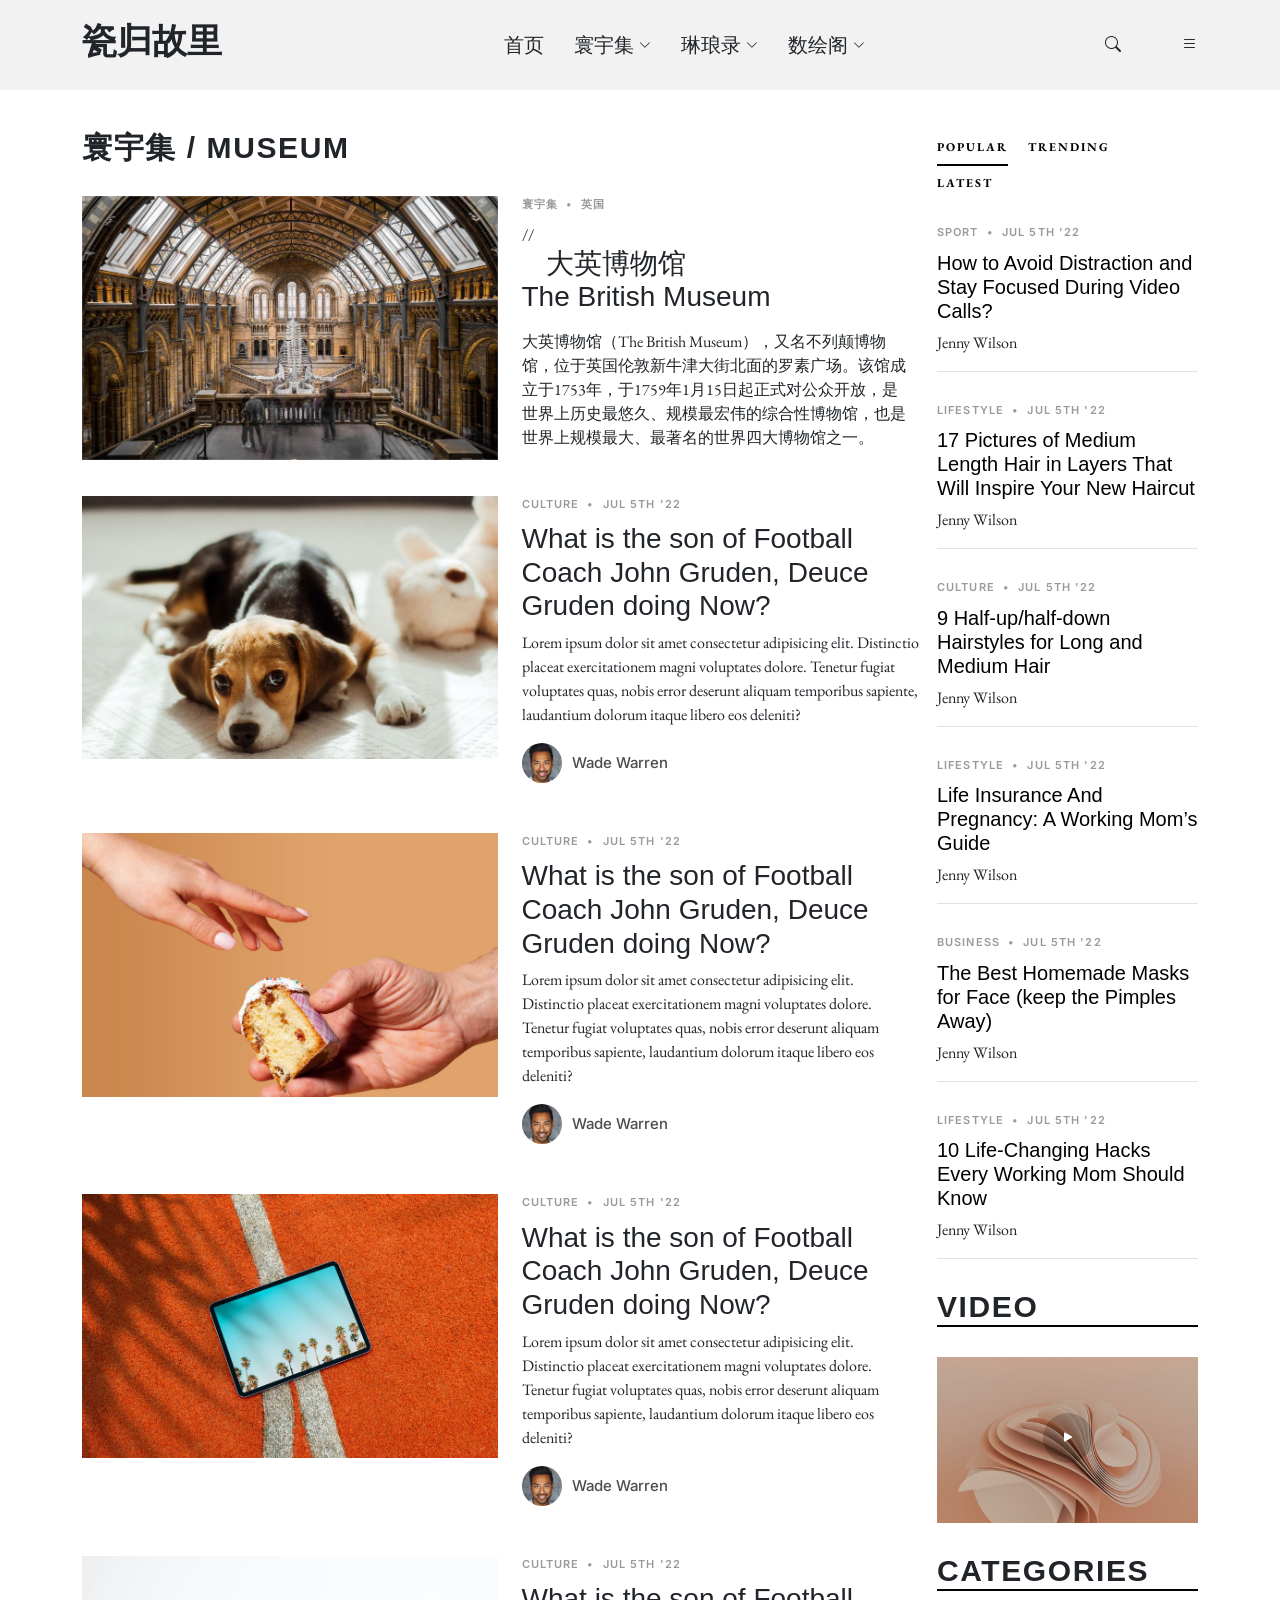
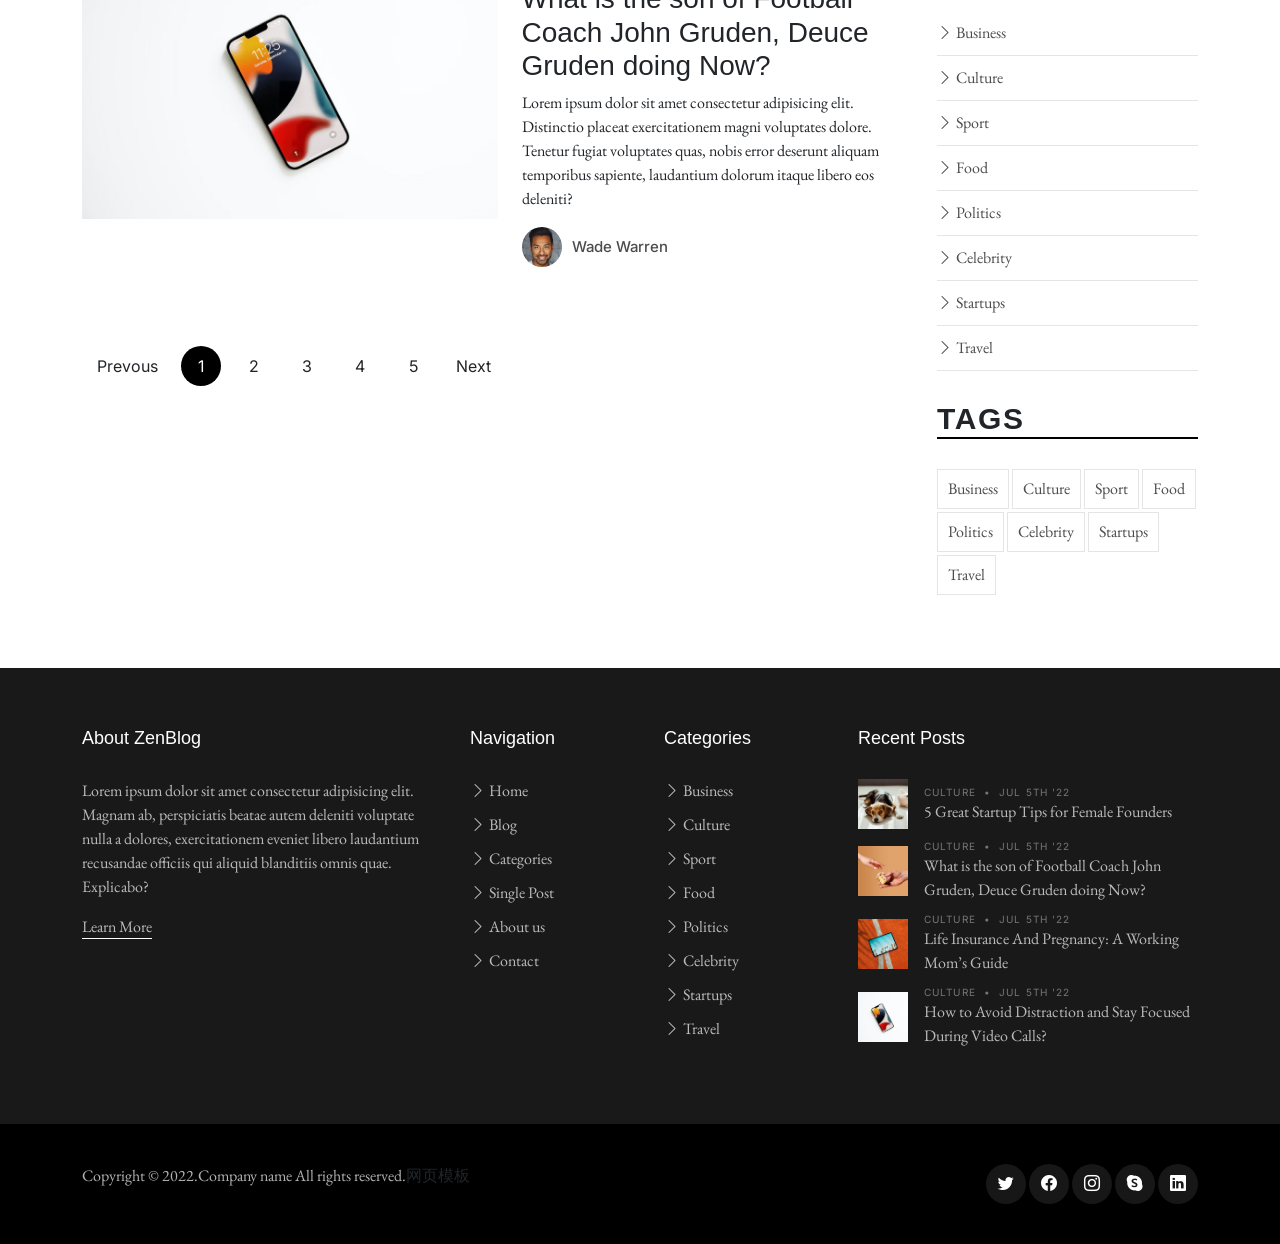
<file: museum.html>
<!DOCTYPE html>
<html lang="en">

<head>
  <meta charset="utf-8">
  <meta content="width=device-width, initial-scale=1.0" name="viewport">

  <title>瓷归故里——流失瓷器数字化回归</title>
  <meta content="" name="description">
  <meta content="" name="keywords">
  <link rel="shortcut icon" href="favicon.ico" />

  <!-- Favicons -->
  <!-- <link href="assets/img/favicon.png" rel="icon">
    <link href="assets/img/apple-touch-icon.png" rel="apple-touch-icon"> -->

  <!-- Google Fonts -->
  <link rel="preconnect" href="https://fonts.googleapis.com">
  <link rel="preconnect" href="https://fonts.gstatic.com" crossorigin>
  <link
    href="https://fonts.googleapis.com/css2?family=EB+Garamond:wght@400;500&family=Inter:wght@400;500&family=Playfair+Display:ital,wght@0,400;0,700;1,400;1,700&display=swap"
    rel="stylesheet">

  <!-- Vendor CSS Files -->
  <link href="assets/vendor/bootstrap/css/bootstrap.min.css" rel="stylesheet">
  <link href="assets/vendor/bootstrap-icons/bootstrap-icons.css" rel="stylesheet">
  <link href="assets/vendor/swiper/swiper-bundle.min.css" rel="stylesheet">
  <link href="assets/vendor/glightbox/css/glightbox.min.css" rel="stylesheet">
  <link href="assets/vendor/aos/aos.css" rel="stylesheet">

  <!-- Template Main CSS Files -->
  <link href="assets/css/variables.css" rel="stylesheet">
  <link href="assets/css/main.css" rel="stylesheet">

</head>


<body>

  <!-- ======= Header ======= -->
  <!-- ======= Header ======= -->
  <header id="header" class="header d-flex align-items-center fixed-top">
    <div class="container-fluid container-xl d-flex align-items-center justify-content-between">

      <a href="index.html" class="logo d-flex align-items-center">
        <div height="100px">
          <h1 style="font-size:35px">瓷归故里</h1>
        </div>
      </a>


      <nav id="navbar" class="navbar">
        <ul>
          <li><a href="index.html"><span style="font-size:20px">首页</span></a></li>

          <li class="dropdown"><a href="museum.html"><span style="font-size:20px;left:25%">寰宇集</span> <i
                class="bi bi-chevron-down dropdown-indicator"></i></a>
            <ul>
              <li><a href="british.html"><span>大英博物馆</span></a></li>
              <li><a href="#"><span>枫丹白露宫</span></a></li>
              <!-- <li class="dropdown"><a href="#"><span>Deep Drop Down</span> <i
                    class="bi bi-chevron-down dropdown-indicator"></i></a>
                <ul>
                  <li><a href="#"><span>Deep Drop Down 1</span></a></li>
                  <li><a href="#"><span>Deep Drop Down 2</span></a></li>
                  <li><a href="#"><span>Deep Drop Down 3</span></a></li>
                  <li><a href="#"><span>Deep Drop Down 4</span></a></li>
                  <li><a href="#"><span>Deep Drop Down 5</span></a></li>
                </ul>
              </li> -->
              <li><a href="#"><span>卢浮宫</span></a></li>
              <li><a href="#"><span>东京国立博物馆</span></a></li>
              <li><a href="#"><span>美国大都会博物馆</span></a></li>
            </ul>
          </li>

          <li class="dropdown"><a href="museum.html"><span style="font-size:20px">琳琅录</span> <i
                class="bi bi-chevron-down dropdown-indicator"></i></a>
            <ul>
              <li><a href="british.html"><span>佳士得拍卖行</span></a></li>
              <li><a href="#"><span>苏富比拍卖行</span></a></li>
              <!-- <li class="dropdown"><a href="#"><span>Deep Drop Down</span> <i
                    class="bi bi-chevron-down dropdown-indicator"></i></a>
                <ul>
                  <li><a href="#"><span>Deep Drop Down 1</span></a></li>
                  <li><a href="#"><span>Deep Drop Down 2</span></a></li>
                  <li><a href="#"><span>Deep Drop Down 3</span></a></li>
                  <li><a href="#"><span>Deep Drop Down 4</span></a></li>
                  <li><a href="#"><span>Deep Drop Down 5</span></a></li>
                </ul>
              </li> -->
              <li><a href="#"><span>Drop Down 2</span></a></li>
              <li><a href="#"><span>Drop Down 3</span></a></li>
              <li><a href="#"><span>Drop Down 4</span></a></li>
            </ul>
          </li>


          <li class="dropdown"><a href="about.html"><span style="font-size:20px">数绘阁</span><i
                class="bi bi-chevron-down dropdown-indicator"></i></a>
            <ul>
              <li><a href="british.html"><span>大英博物馆</span></a></li>
              <li><a href="#"><span>Drop Down 1</span></a></li>
              <!-- <li class="dropdown"><a href="#"><span>Deep Drop Down</span> <i
                    class="bi bi-chevron-down dropdown-indicator"></i></a>
                <ul>
                  <li><a href="#"><span>Deep Drop Down 1</span></a></li>
                  <li><a href="#"><span>Deep Drop Down 2</span></a></li>
                  <li><a href="#"><span>Deep Drop Down 3</span></a></li>
                  <li><a href="#"><span>Deep Drop Down 4</span></a></li>
                  <li><a href="#"><span>Deep Drop Down 5</span></a></li>
                </ul>
              </li> -->
              <li><a href="#"><span>Drop Down 2</span></a></li>
              <li><a href="#"><span>Drop Down 3</span></a></li>
              <li><a href="#"><span>Drop Down 4</span></a></li>
            </ul>
          </li>
          <!-- <li><a href="contact.html"><span style="font-size:20px">御史房</span></a></li> -->
        </ul>
      </nav><!-- .navbar -->

      <div class="position-relative">
        <!-- <a href="#" class="mx-2"><span class="bi-facebook"></span></a>
        <a href="#" class="mx-2"><span class="bi-twitter"></span></a>
        <a href="#" class="mx-2"><span class="bi-instagram"></span></a> -->

        <a href="#" class="mx-2 js-search-open"><span class="bi-search" style="position:relative;left:-50px"></span></a>
        <i class="bi bi-list mobile-nav-toggle"></i>

        <!-- ======= Search Form ======= -->
        <div class="search-form-wrap js-search-form-wrap">
          <form action="british.html" class="search-form">
            <span class="icon bi-search" style="position:relative;left:-10px"></span>
            <input type="text" placeholder="Search" class="form-control">
            <button class="btn js-search-close"><span class="bi-x"></span></button>
          </form>
        </div><!-- End Search Form -->

      </div>

    </div>

  </header><!-- End Header -->

  <main id="main">
    <section>
      <div class="container">
        <div class="row">

          <div class="col-md-9" data-aos="fade-up">
            <h3 class="category-title">寰宇集 / Museum</h3>



            <div class="d-md-flex post-entry-2 half">
              <a href="single-post.html" class="me-4 thumbnail">
                <div>
                  <img src="assets/img/post-landscape-6.jpg" alt="" class="img-fluid">
                </div>
                <div>
                  <div class="post-meta"><span class="date">寰宇集</span> <span class="mx-1">&bullet;</span>
                    <span>英国</span>
                  </div>//
                  <h3><a href="british.html">大英博物馆<br>The British Museum</a></h3>
                  <p></p>
                  <p>大英博物馆（The British
                    Museum），又名不列颠博物馆，位于英国伦敦新牛津大街北面的罗素广场。该馆成立于1753年，于1759年1月15日起正式对公众开放，是世界上历史最悠久、规模最宏伟的综合性博物馆，也是世界上规模最大、最著名的世界四大博物馆之一。
                  </p>
                  <!-- <div class="d-flex align-items-center author">
                  <div class="photo"><img src="assets/img/person-2.jpg" alt="" class="img-fluid"></div>
                  <div class="name">
                    <h3 class="m-0 p-0">Wade Warren</h3>
                  </div>
                </div> -->
                </div>
              </a>
            </div>

            <div class="d-md-flex post-entry-2 half">
              <a href="single-post.html" class="me-4 thumbnail">
                <img src="assets/img/post-landscape-1.jpg" alt="" class="img-fluid">
              </a>
              <div class="me-4 thumbnail">
                <div class="post-meta"><span class="date">Culture</span> <span class="mx-1">&bullet;</span> <span>Jul
                    5th '22</span></div>
                <h3><a href="single-post.html">What is the son of Football Coach John Gruden, Deuce Gruden doing
                    Now?</a></h3>
                <p>Lorem ipsum dolor sit amet consectetur adipisicing elit. Distinctio placeat exercitationem magni
                  voluptates dolore. Tenetur fugiat voluptates quas, nobis error deserunt aliquam temporibus sapiente,
                  laudantium dolorum itaque libero eos deleniti?</p>
                <div class="d-flex align-items-center author">
                  <div class="photo"><img src="assets/img/person-2.jpg" alt="" class="img-fluid"></div>
                  <div class="name">
                    <h3 class="m-0 p-0">Wade Warren</h3>
                  </div>
                </div>
              </div>
            </div>

            <div class="d-md-flex post-entry-2 half">
              <a href="single-post.html" class="me-4 thumbnail">
                <img src="assets/img/post-landscape-2.jpg" alt="" class="img-fluid">
              </a>
              <div class="zz">
                <div class="post-meta"><span class="date">Culture</span> <span class="mx-1">&bullet;</span> <span>Jul
                    5th '22</span></div>
                <h3><a href="single-post.html">What is the son of Football Coach John Gruden, Deuce Gruden doing
                    Now?</a></h3>
                <p>Lorem ipsum dolor sit amet consectetur adipisicing elit. Distinctio placeat exercitationem magni
                  voluptates dolore. Tenetur fugiat voluptates quas, nobis error deserunt aliquam temporibus sapiente,
                  laudantium dolorum itaque libero eos deleniti?</p>
                <div class="d-flex align-items-center author">
                  <div class="photo"><img src="assets/img/person-2.jpg" alt="" class="img-fluid"></div>
                  <div class="name">
                    <h3 class="m-0 p-0">Wade Warren</h3>
                  </div>
                </div>
              </div>
            </div>

            <div class="d-md-flex post-entry-2 half">
              <a href="single-post.html" class="me-4 thumbnail">
                <img src="assets/img/post-landscape-3.jpg" alt="" class="img-fluid">
              </a>
              <div class="zz">
                <div class="post-meta"><span class="date">Culture</span> <span class="mx-1">&bullet;</span> <span>Jul
                    5th '22</span></div>
                <h3><a href="single-post.html">What is the son of Football Coach John Gruden, Deuce Gruden doing
                    Now?</a></h3>
                <p>Lorem ipsum dolor sit amet consectetur adipisicing elit. Distinctio placeat exercitationem magni
                  voluptates dolore. Tenetur fugiat voluptates quas, nobis error deserunt aliquam temporibus sapiente,
                  laudantium dolorum itaque libero eos deleniti?</p>
                <div class="d-flex align-items-center author">
                  <div class="photo"><img src="assets/img/person-2.jpg" alt="" class="img-fluid"></div>
                  <div class="name">
                    <h3 class="m-0 p-0">Wade Warren</h3>
                  </div>
                </div>
              </div>
            </div>

            <div class="d-md-flex post-entry-2 half">
              <a href="single-post.html" class="me-4 thumbnail">
                <img src="assets/img/post-landscape-4.jpg" alt="" class="img-fluid">
              </a>
              <div>
                <div class="post-meta"><span class="date">Culture</span> <span class="mx-1">&bullet;</span> <span>Jul
                    5th '22</span></div>
                <h3><a href="single-post.html">What is the son of Football Coach John Gruden, Deuce Gruden doing
                    Now?</a></h3>
                <p>Lorem ipsum dolor sit amet consectetur adipisicing elit. Distinctio placeat exercitationem magni
                  voluptates dolore. Tenetur fugiat voluptates quas, nobis error deserunt aliquam temporibus sapiente,
                  laudantium dolorum itaque libero eos deleniti?</p>
                <div class="d-flex align-items-center author">
                  <div class="photo"><img src="assets/img/person-2.jpg" alt="" class="img-fluid"></div>
                  <div class="name">
                    <h3 class="m-0 p-0">Wade Warren</h3>
                  </div>
                </div>
              </div>
            </div>

            <div class="text-start py-4">
              <div class="custom-pagination">
                <a href="#" class="prev">Prevous</a>
                <a href="#" class="active">1</a>
                <a href="#">2</a>
                <a href="#">3</a>
                <a href="#">4</a>
                <a href="#">5</a>
                <a href="#" class="next">Next</a>
              </div>
            </div>
          </div>

          <div class="col-md-3">
            <!-- ======= Sidebar ======= -->
            <div class="aside-block">

              <ul class="nav nav-pills custom-tab-nav mb-4" id="pills-tab" role="tablist">
                <li class="nav-item" role="presentation">
                  <button class="nav-link active" id="pills-popular-tab" data-bs-toggle="pill"
                    data-bs-target="#pills-popular" type="button" role="tab" aria-controls="pills-popular"
                    aria-selected="true">Popular</button>
                </li>
                <li class="nav-item" role="presentation">
                  <button class="nav-link" id="pills-trending-tab" data-bs-toggle="pill"
                    data-bs-target="#pills-trending" type="button" role="tab" aria-controls="pills-trending"
                    aria-selected="false">Trending</button>
                </li>
                <li class="nav-item" role="presentation">
                  <button class="nav-link" id="pills-latest-tab" data-bs-toggle="pill" data-bs-target="#pills-latest"
                    type="button" role="tab" aria-controls="pills-latest" aria-selected="false">Latest</button>
                </li>
              </ul>

              <div class="tab-content" id="pills-tabContent">

                <!-- Popular -->
                <div class="tab-pane fade show active" id="pills-popular" role="tabpanel"
                  aria-labelledby="pills-popular-tab">
                  <div class="post-entry-1 border-bottom">
                    <div class="post-meta"><span class="date">Sport</span> <span class="mx-1">&bullet;</span> <span>Jul
                        5th '22</span></div>
                    <h2 class="mb-2"><a href="#">How to Avoid Distraction and Stay Focused During Video Calls?</a></h2>
                    <span class="author mb-3 d-block">Jenny Wilson</span>
                  </div>

                  <div class="post-entry-1 border-bottom">
                    <div class="post-meta"><span class="date">Lifestyle</span> <span class="mx-1">&bullet;</span>
                      <span>Jul 5th '22</span>
                    </div>
                    <h2 class="mb-2"><a href="#">17 Pictures of Medium Length Hair in Layers That Will Inspire Your New
                        Haircut</a></h2>
                    <span class="author mb-3 d-block">Jenny Wilson</span>
                  </div>

                  <div class="post-entry-1 border-bottom">
                    <div class="post-meta"><span class="date">Culture</span> <span class="mx-1">&bullet;</span>
                      <span>Jul 5th '22</span>
                    </div>
                    <h2 class="mb-2"><a href="#">9 Half-up/half-down Hairstyles for Long and Medium Hair</a></h2>
                    <span class="author mb-3 d-block">Jenny Wilson</span>
                  </div>

                  <div class="post-entry-1 border-bottom">
                    <div class="post-meta"><span class="date">Lifestyle</span> <span class="mx-1">&bullet;</span>
                      <span>Jul 5th '22</span>
                    </div>
                    <h2 class="mb-2"><a href="#">Life Insurance And Pregnancy: A Working Mom’s Guide</a></h2>
                    <span class="author mb-3 d-block">Jenny Wilson</span>
                  </div>

                  <div class="post-entry-1 border-bottom">
                    <div class="post-meta"><span class="date">Business</span> <span class="mx-1">&bullet;</span>
                      <span>Jul 5th '22</span>
                    </div>
                    <h2 class="mb-2"><a href="#">The Best Homemade Masks for Face (keep the Pimples Away)</a></h2>
                    <span class="author mb-3 d-block">Jenny Wilson</span>
                  </div>

                  <div class="post-entry-1 border-bottom">
                    <div class="post-meta"><span class="date">Lifestyle</span> <span class="mx-1">&bullet;</span>
                      <span>Jul 5th '22</span>
                    </div>
                    <h2 class="mb-2"><a href="#">10 Life-Changing Hacks Every Working Mom Should Know</a></h2>
                    <span class="author mb-3 d-block">Jenny Wilson</span>
                  </div>
                </div> <!-- End Popular -->

                <!-- Trending -->
                <div class="tab-pane fade" id="pills-trending" role="tabpanel" aria-labelledby="pills-trending-tab">
                  <div class="post-entry-1 border-bottom">
                    <div class="post-meta"><span class="date">Lifestyle</span> <span class="mx-1">&bullet;</span>
                      <span>Jul 5th '22</span>
                    </div>
                    <h2 class="mb-2"><a href="#">17 Pictures of Medium Length Hair in Layers That Will Inspire Your New
                        Haircut</a></h2>
                    <span class="author mb-3 d-block">Jenny Wilson</span>
                  </div>

                  <div class="post-entry-1 border-bottom">
                    <div class="post-meta"><span class="date">Culture</span> <span class="mx-1">&bullet;</span>
                      <span>Jul 5th '22</span>
                    </div>
                    <h2 class="mb-2"><a href="#">9 Half-up/half-down Hairstyles for Long and Medium Hair</a></h2>
                    <span class="author mb-3 d-block">Jenny Wilson</span>
                  </div>

                  <div class="post-entry-1 border-bottom">
                    <div class="post-meta"><span class="date">Lifestyle</span> <span class="mx-1">&bullet;</span>
                      <span>Jul 5th '22</span>
                    </div>
                    <h2 class="mb-2"><a href="#">Life Insurance And Pregnancy: A Working Mom’s Guide</a></h2>
                    <span class="author mb-3 d-block">Jenny Wilson</span>
                  </div>

                  <div class="post-entry-1 border-bottom">
                    <div class="post-meta"><span class="date">Sport</span> <span class="mx-1">&bullet;</span> <span>Jul
                        5th '22</span></div>
                    <h2 class="mb-2"><a href="#">How to Avoid Distraction and Stay Focused During Video Calls?</a></h2>
                    <span class="author mb-3 d-block">Jenny Wilson</span>
                  </div>
                  <div class="post-entry-1 border-bottom">
                    <div class="post-meta"><span class="date">Business</span> <span class="mx-1">&bullet;</span>
                      <span>Jul 5th '22</span>
                    </div>
                    <h2 class="mb-2"><a href="#">The Best Homemade Masks for Face (keep the Pimples Away)</a></h2>
                    <span class="author mb-3 d-block">Jenny Wilson</span>
                  </div>

                  <div class="post-entry-1 border-bottom">
                    <div class="post-meta"><span class="date">Lifestyle</span> <span class="mx-1">&bullet;</span>
                      <span>Jul 5th '22</span>
                    </div>
                    <h2 class="mb-2"><a href="#">10 Life-Changing Hacks Every Working Mom Should Know</a></h2>
                    <span class="author mb-3 d-block">Jenny Wilson</span>
                  </div>
                </div> <!-- End Trending -->

                <!-- Latest -->
                <div class="tab-pane fade" id="pills-latest" role="tabpanel" aria-labelledby="pills-latest-tab">
                  <div class="post-entry-1 border-bottom">
                    <div class="post-meta"><span class="date">Lifestyle</span> <span class="mx-1">&bullet;</span>
                      <span>Jul 5th '22</span>
                    </div>
                    <h2 class="mb-2"><a href="#">Life Insurance And Pregnancy: A Working Mom’s Guide</a></h2>
                    <span class="author mb-3 d-block">Jenny Wilson</span>
                  </div>

                  <div class="post-entry-1 border-bottom">
                    <div class="post-meta"><span class="date">Business</span> <span class="mx-1">&bullet;</span>
                      <span>Jul 5th '22</span>
                    </div>
                    <h2 class="mb-2"><a href="#">The Best Homemade Masks for Face (keep the Pimples Away)</a></h2>
                    <span class="author mb-3 d-block">Jenny Wilson</span>
                  </div>

                  <div class="post-entry-1 border-bottom">
                    <div class="post-meta"><span class="date">Lifestyle</span> <span class="mx-1">&bullet;</span>
                      <span>Jul 5th '22</span>
                    </div>
                    <h2 class="mb-2"><a href="#">10 Life-Changing Hacks Every Working Mom Should Know</a></h2>
                    <span class="author mb-3 d-block">Jenny Wilson</span>
                  </div>

                  <div class="post-entry-1 border-bottom">
                    <div class="post-meta"><span class="date">Sport</span> <span class="mx-1">&bullet;</span> <span>Jul
                        5th '22</span></div>
                    <h2 class="mb-2"><a href="#">How to Avoid Distraction and Stay Focused During Video Calls?</a></h2>
                    <span class="author mb-3 d-block">Jenny Wilson</span>
                  </div>

                  <div class="post-entry-1 border-bottom">
                    <div class="post-meta"><span class="date">Lifestyle</span> <span class="mx-1">&bullet;</span>
                      <span>Jul 5th '22</span>
                    </div>
                    <h2 class="mb-2"><a href="#">17 Pictures of Medium Length Hair in Layers That Will Inspire Your New
                        Haircut</a></h2>
                    <span class="author mb-3 d-block">Jenny Wilson</span>
                  </div>

                  <div class="post-entry-1 border-bottom">
                    <div class="post-meta"><span class="date">Culture</span> <span class="mx-1">&bullet;</span>
                      <span>Jul 5th '22</span>
                    </div>
                    <h2 class="mb-2"><a href="#">9 Half-up/half-down Hairstyles for Long and Medium Hair</a></h2>
                    <span class="author mb-3 d-block">Jenny Wilson</span>
                  </div>

                </div> <!-- End Latest -->

              </div>
            </div>

            <div class="aside-block">
              <h3 class="aside-title">Video</h3>
              <div class="video-post">
                <a href="#" class="glightbox link-video">
                  <span class="bi-play-fill"></span>
                  <img src="assets/img/post-landscape-5.jpg" alt="" class="img-fluid">
                </a>
              </div>
            </div><!-- End Video -->

            <div class="aside-block">
              <h3 class="aside-title">Categories</h3>
              <ul class="aside-links list-unstyled">
                <li><a href="category.html"><i class="bi bi-chevron-right"></i> Business</a></li>
                <li><a href="category.html"><i class="bi bi-chevron-right"></i> Culture</a></li>
                <li><a href="category.html"><i class="bi bi-chevron-right"></i> Sport</a></li>
                <li><a href="category.html"><i class="bi bi-chevron-right"></i> Food</a></li>
                <li><a href="category.html"><i class="bi bi-chevron-right"></i> Politics</a></li>
                <li><a href="category.html"><i class="bi bi-chevron-right"></i> Celebrity</a></li>
                <li><a href="category.html"><i class="bi bi-chevron-right"></i> Startups</a></li>
                <li><a href="category.html"><i class="bi bi-chevron-right"></i> Travel</a></li>
              </ul>
            </div><!-- End Categories -->

            <div class="aside-block">
              <h3 class="aside-title">Tags</h3>
              <ul class="aside-tags list-unstyled">
                <li><a href="category.html">Business</a></li>
                <li><a href="category.html">Culture</a></li>
                <li><a href="category.html">Sport</a></li>
                <li><a href="category.html">Food</a></li>
                <li><a href="category.html">Politics</a></li>
                <li><a href="category.html">Celebrity</a></li>
                <li><a href="category.html">Startups</a></li>
                <li><a href="category.html">Travel</a></li>
              </ul>
            </div><!-- End Tags -->

          </div>

        </div>
      </div>
    </section>
  </main><!-- End #main -->

  <!-- ======= Footer ======= -->
  <footer id="footer" class="footer">

    <div class="footer-content">
      <div class="container">

        <div class="row g-5">
          <div class="col-lg-4">
            <h3 class="footer-heading">About ZenBlog</h3>
            <p>Lorem ipsum dolor sit amet consectetur adipisicing elit. Magnam ab, perspiciatis beatae autem deleniti
              voluptate nulla a dolores, exercitationem eveniet libero laudantium recusandae officiis qui aliquid
              blanditiis omnis quae. Explicabo?</p>
            <p><a href="about.html" class="footer-link-more">Learn More</a></p>
          </div>
          <div class="col-6 col-lg-2">
            <h3 class="footer-heading">Navigation</h3>
            <ul class="footer-links list-unstyled">
              <li><a href="index.html"><i class="bi bi-chevron-right"></i> Home</a></li>
              <li><a href="index.html"><i class="bi bi-chevron-right"></i> Blog</a></li>
              <li><a href="category.html"><i class="bi bi-chevron-right"></i> Categories</a></li>
              <li><a href="single-post.html"><i class="bi bi-chevron-right"></i> Single Post</a></li>
              <li><a href="about.html"><i class="bi bi-chevron-right"></i> About us</a></li>
              <li><a href="contact.html"><i class="bi bi-chevron-right"></i> Contact</a></li>
            </ul>
          </div>
          <div class="col-6 col-lg-2">
            <h3 class="footer-heading">Categories</h3>
            <ul class="footer-links list-unstyled">
              <li><a href="category.html"><i class="bi bi-chevron-right"></i> Business</a></li>
              <li><a href="category.html"><i class="bi bi-chevron-right"></i> Culture</a></li>
              <li><a href="category.html"><i class="bi bi-chevron-right"></i> Sport</a></li>
              <li><a href="category.html"><i class="bi bi-chevron-right"></i> Food</a></li>
              <li><a href="category.html"><i class="bi bi-chevron-right"></i> Politics</a></li>
              <li><a href="category.html"><i class="bi bi-chevron-right"></i> Celebrity</a></li>
              <li><a href="category.html"><i class="bi bi-chevron-right"></i> Startups</a></li>
              <li><a href="category.html"><i class="bi bi-chevron-right"></i> Travel</a></li>

            </ul>
          </div>

          <div class="col-lg-4">
            <h3 class="footer-heading">Recent Posts</h3>

            <ul class="footer-links footer-blog-entry list-unstyled">
              <li>
                <a href="single-post.html" class="d-flex align-items-center">
                  <img src="assets/img/post-sq-1.jpg" alt="" class="img-fluid me-3">
                  <div>
                    <div class="post-meta d-block"><span class="date">Culture</span> <span class="mx-1">&bullet;</span>
                      <span>Jul 5th '22</span>
                    </div>
                    <span>5 Great Startup Tips for Female Founders</span>
                  </div>
                </a>
              </li>

              <li>
                <a href="single-post.html" class="d-flex align-items-center">
                  <img src="assets/img/post-sq-2.jpg" alt="" class="img-fluid me-3">
                  <div>
                    <div class="post-meta d-block"><span class="date">Culture</span> <span class="mx-1">&bullet;</span>
                      <span>Jul 5th '22</span>
                    </div>
                    <span>What is the son of Football Coach John Gruden, Deuce Gruden doing Now?</span>
                  </div>
                </a>
              </li>

              <li>
                <a href="single-post.html" class="d-flex align-items-center">
                  <img src="assets/img/post-sq-3.jpg" alt="" class="img-fluid me-3">
                  <div>
                    <div class="post-meta d-block"><span class="date">Culture</span> <span class="mx-1">&bullet;</span>
                      <span>Jul 5th '22</span>
                    </div>
                    <span>Life Insurance And Pregnancy: A Working Mom’s Guide</span>
                  </div>
                </a>
              </li>

              <li>
                <a href="single-post.html" class="d-flex align-items-center">
                  <img src="assets/img/post-sq-4.jpg" alt="" class="img-fluid me-3">
                  <div>
                    <div class="post-meta d-block"><span class="date">Culture</span> <span class="mx-1">&bullet;</span>
                      <span>Jul 5th '22</span>
                    </div>
                    <span>How to Avoid Distraction and Stay Focused During Video Calls?</span>
                  </div>
                </a>
              </li>

            </ul>

          </div>
        </div>
      </div>
    </div>

    <div class="footer-legal">
      <div class="container">

        <div class="row justify-content-between">
          <div class="col-md-6 text-center text-md-start mb-3 mb-md-0">
            <div class="copyright">
              Copyright &copy; 2022.Company name All rights reserved.<a target="_blank"
                href="https://sc.chinaz.com/moban/">&#x7F51;&#x9875;&#x6A21;&#x677F;</a>
            </div>

          </div>

          <div class="col-md-6">
            <div class="social-links mb-3 mb-lg-0 text-center text-md-end">
              <a href="#" class="twitter"><i class="bi bi-twitter"></i></a>
              <a href="#" class="facebook"><i class="bi bi-facebook"></i></a>
              <a href="#" class="instagram"><i class="bi bi-instagram"></i></a>
              <a href="#" class="google-plus"><i class="bi bi-skype"></i></a>
              <a href="#" class="linkedin"><i class="bi bi-linkedin"></i></a>
            </div>

          </div>

        </div>

      </div>
    </div>

  </footer>

  <a href="#" class="scroll-top d-flex align-items-center justify-content-center"><i
      class="bi bi-arrow-up-short"></i></a>

  <!-- Vendor JS Files -->
  <script src="assets/vendor/bootstrap/js/bootstrap.bundle.min.js"></script>
  <script src="assets/vendor/swiper/swiper-bundle.min.js"></script>
  <script src="assets/vendor/glightbox/js/glightbox.min.js"></script>
  <script src="assets/vendor/aos/aos.js"></script>
  <script src="assets/vendor/php-email-form/validate.js"></script>

  <!-- Template Main JS File -->
  <script src="assets/js/main.js"></script>

</body>

</html>
</file>
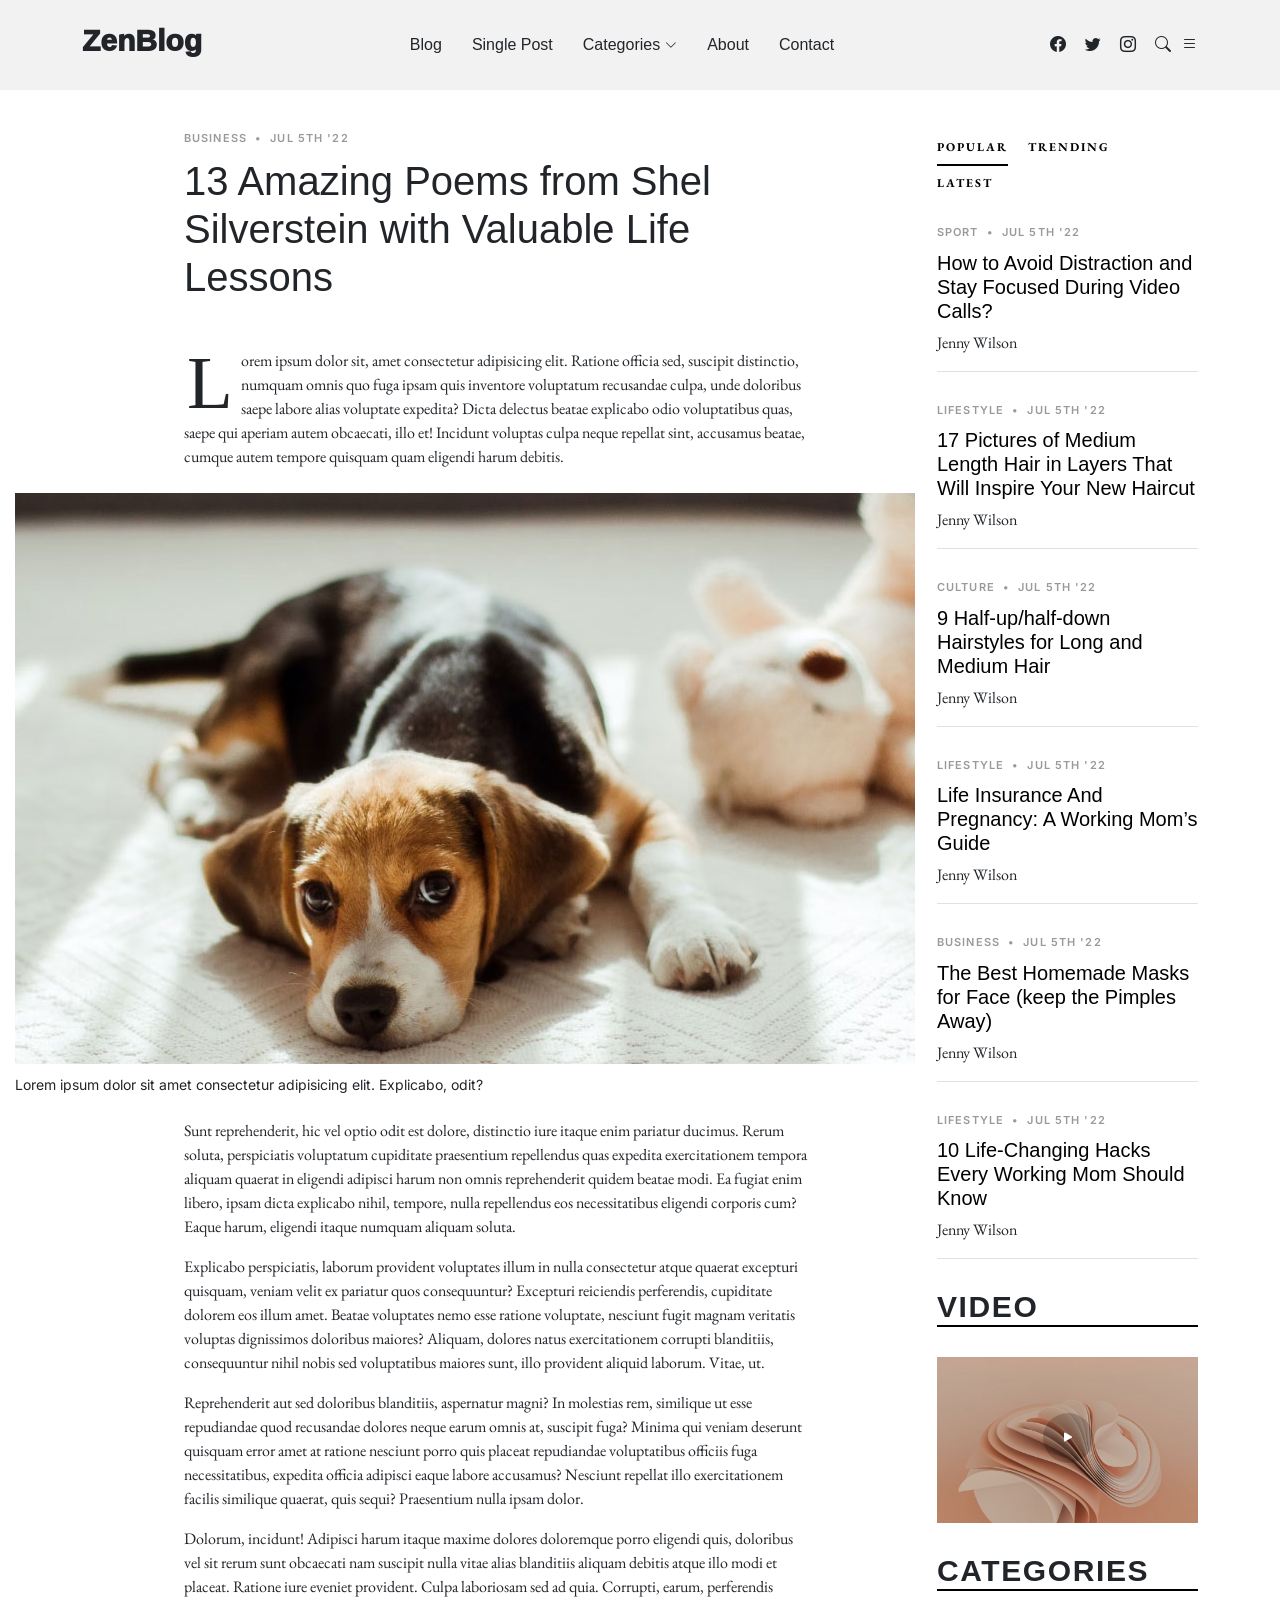
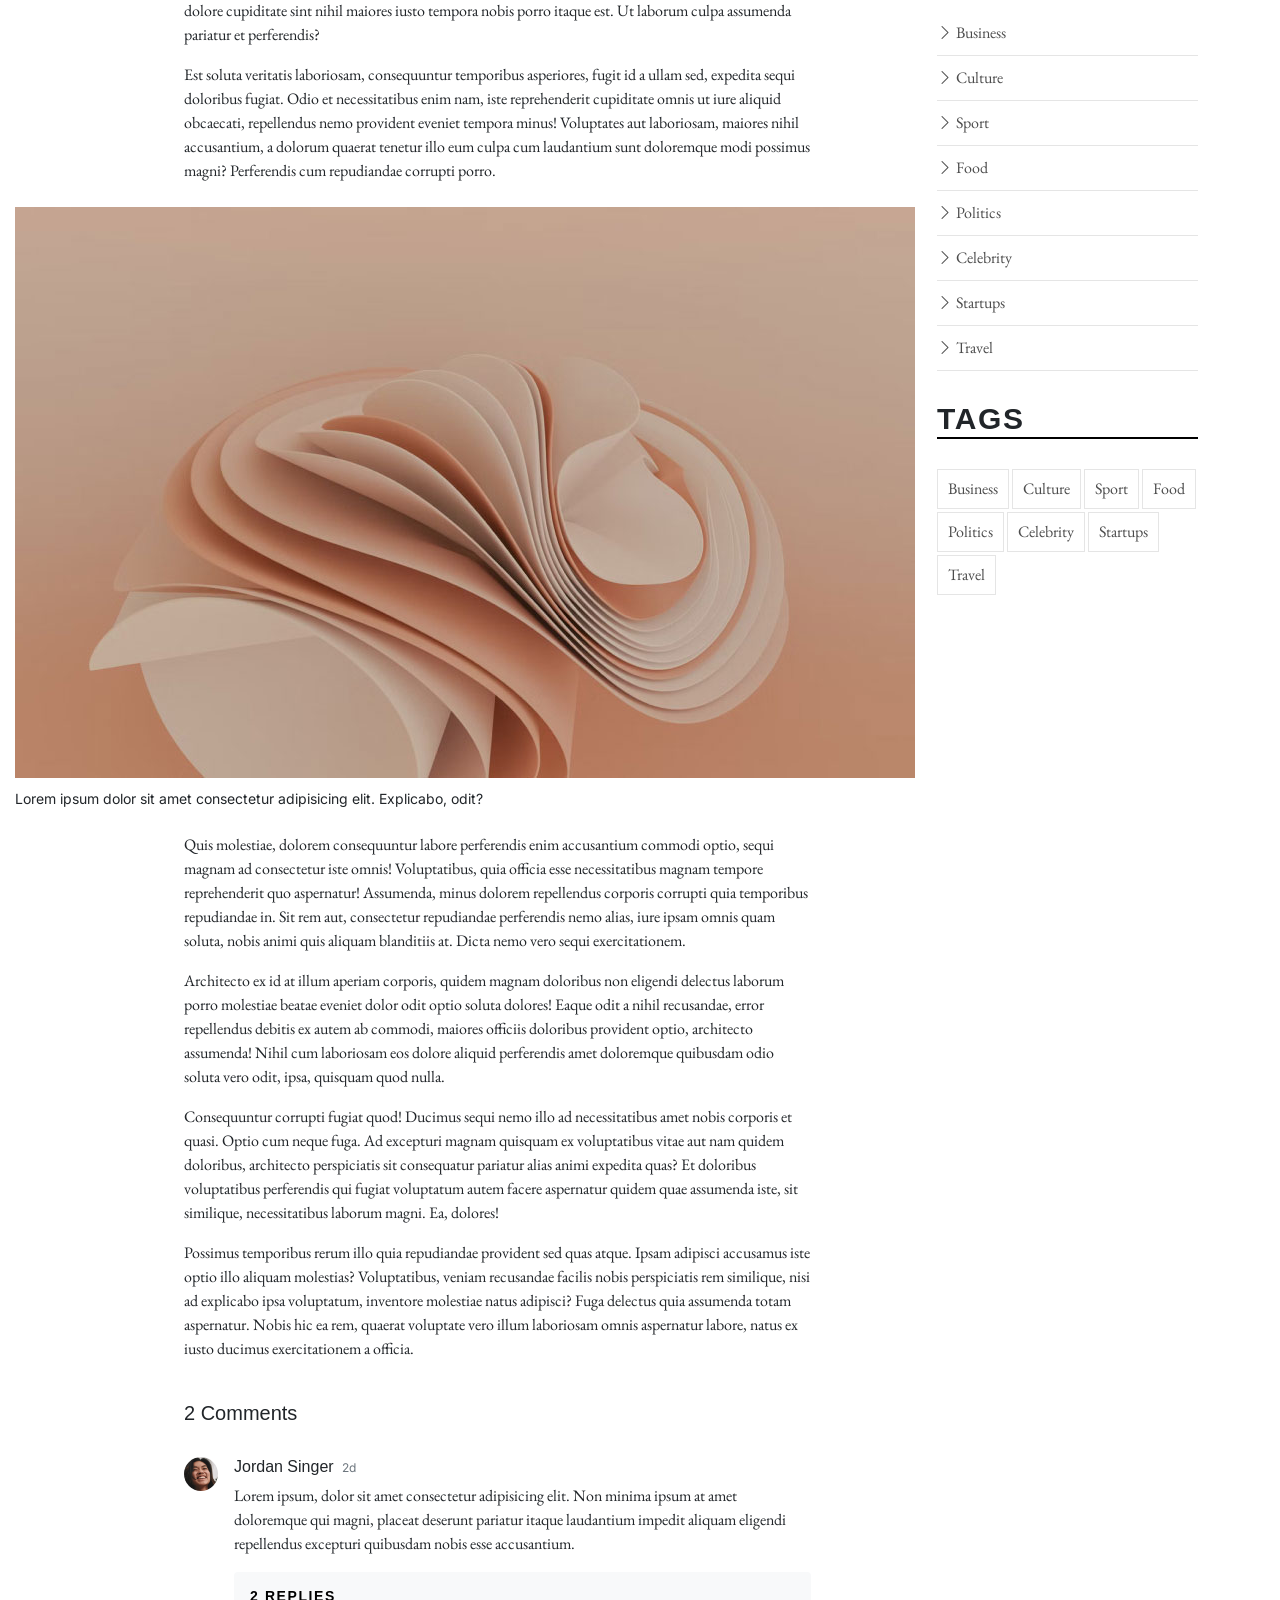
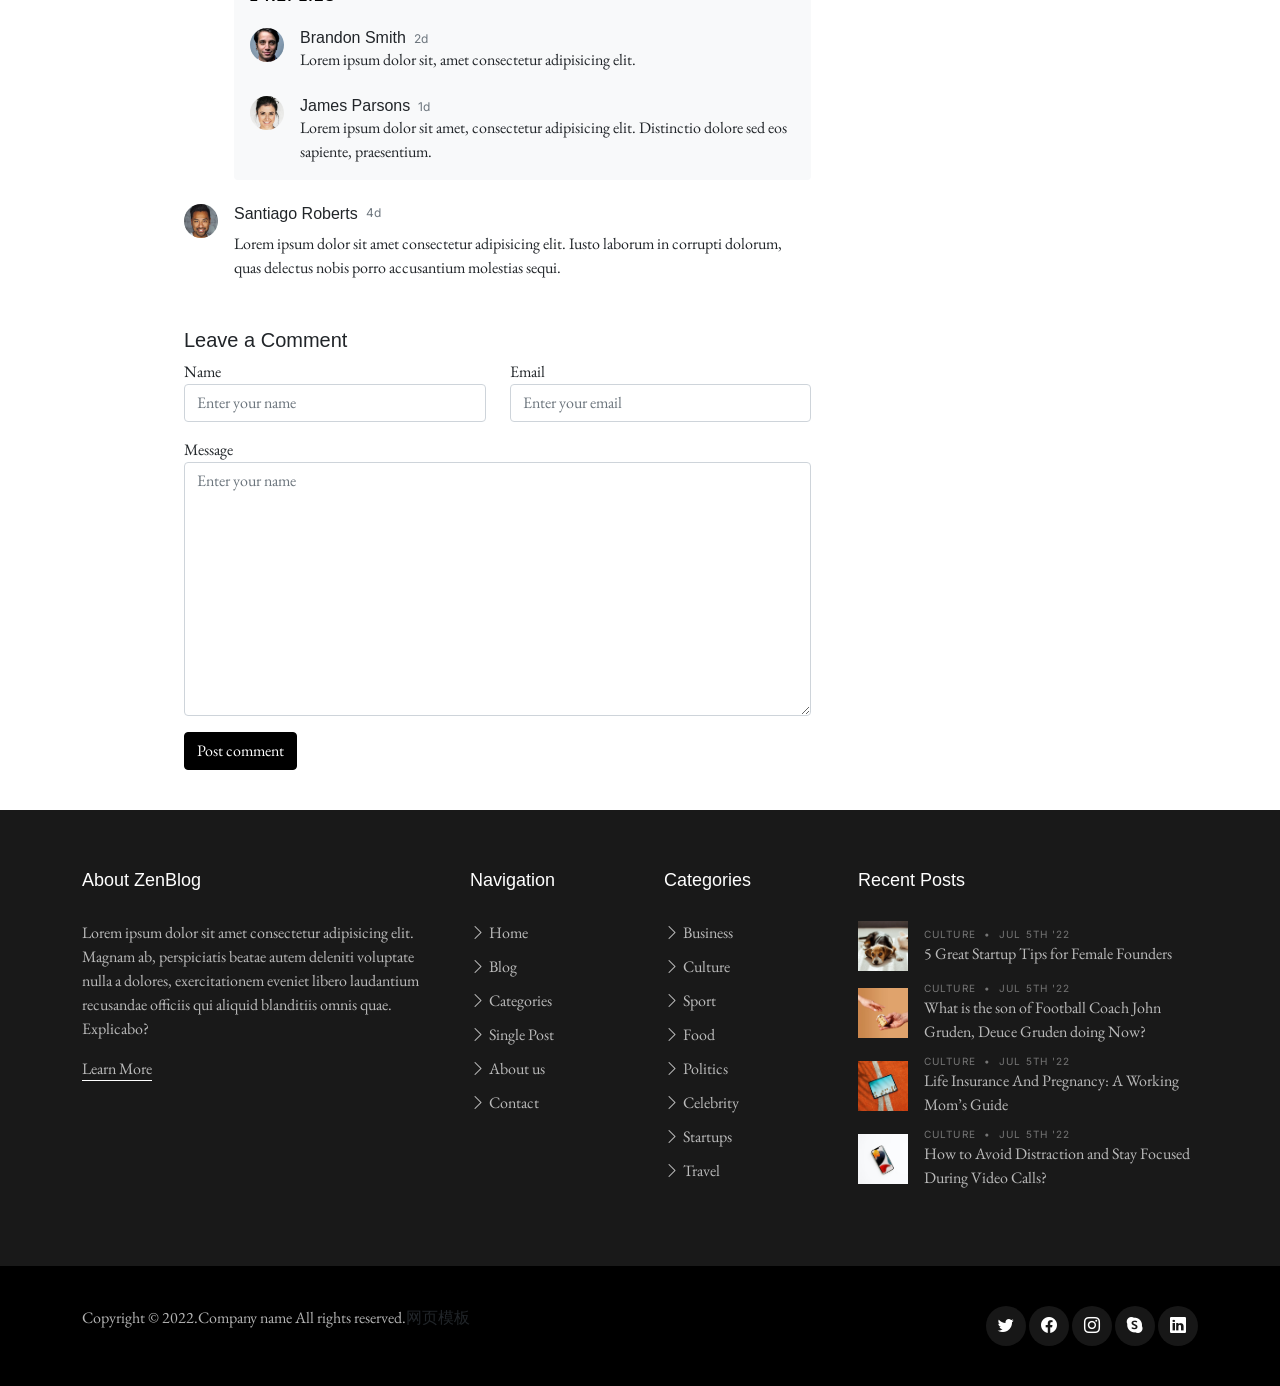
<file: page1.html>
<!DOCTYPE html>
<html lang="en">

<head>
  <meta charset="utf-8">
  <meta content="width=device-width, initial-scale=1.0" name="viewport">

  <title>ZenBlog Bootstrap Template - Single Post</title>
  <meta content="" name="description">
  <meta content="" name="keywords">

  <!-- Favicons -->
  <link href="assets/img/favicon.png" rel="icon">
  <link href="assets/img/apple-touch-icon.png" rel="apple-touch-icon">

  <!-- Google Fonts -->
  <link rel="preconnect" href="https://fonts.googleapis.com">
  <link rel="preconnect" href="https://fonts.gstatic.com" crossorigin>
  <link href="https://fonts.googleapis.com/css2?family=EB+Garamond:wght@400;500&family=Inter:wght@400;500&family=Playfair+Display:ital,wght@0,400;0,700;1,400;1,700&display=swap" rel="stylesheet">

  <!-- Vendor CSS Files -->
  <link href="assets/vendor/bootstrap/css/bootstrap.min.css" rel="stylesheet">
  <link href="assets/vendor/bootstrap-icons/bootstrap-icons.css" rel="stylesheet">
  <link href="assets/vendor/swiper/swiper-bundle.min.css" rel="stylesheet">
  <link href="assets/vendor/glightbox/css/glightbox.min.css" rel="stylesheet">
  <link href="assets/vendor/aos/aos.css" rel="stylesheet">

  <!-- Template Main CSS Files -->
  <link href="assets/css/variables.css" rel="stylesheet">
  <link href="assets/css/main.css" rel="stylesheet">

</head>

<body>

  <!-- ======= Header ======= -->
  <header id="header" class="header d-flex align-items-center fixed-top">
    <div class="container-fluid container-xl d-flex align-items-center justify-content-between">

      <a href="index.html" class="logo d-flex align-items-center">
        <!-- Uncomment the line below if you also wish to use an image logo -->
        <!-- <img src="assets/img/logo.png" alt=""> -->
        <h1>ZenBlog</h1>
      </a>

      <nav id="navbar" class="navbar">
        <ul>
          <li><a href="index.html">Blog</a></li>
          <li><a href="single-post.html">Single Post</a></li>
          <li class="dropdown"><a href="category.html"><span>Categories</span> <i class="bi bi-chevron-down dropdown-indicator"></i></a>
            <ul>
              <li><a href="search-result.html">Search Result</a></li>
              <li><a href="#">Drop Down 1</a></li>
              <li class="dropdown"><a href="#"><span>Deep Drop Down</span> <i class="bi bi-chevron-down dropdown-indicator"></i></a>
                <ul>
                  <li><a href="#">Deep Drop Down 1</a></li>
                  <li><a href="#">Deep Drop Down 2</a></li>
                  <li><a href="#">Deep Drop Down 3</a></li>
                  <li><a href="#">Deep Drop Down 4</a></li>
                  <li><a href="#">Deep Drop Down 5</a></li>
                </ul>
              </li>
              <li><a href="#">Drop Down 2</a></li>
              <li><a href="#">Drop Down 3</a></li>
              <li><a href="#">Drop Down 4</a></li>
            </ul>
          </li>

          <li><a href="about.html">About</a></li>
          <li><a href="contact.html">Contact</a></li>
        </ul>
      </nav><!-- .navbar -->

      <div class="position-relative">
        <a href="#" class="mx-2"><span class="bi-facebook"></span></a>
        <a href="#" class="mx-2"><span class="bi-twitter"></span></a>
        <a href="#" class="mx-2"><span class="bi-instagram"></span></a>

        <a href="#" class="mx-2 js-search-open"><span class="bi-search"></span></a>
        <i class="bi bi-list mobile-nav-toggle"></i>

        <!-- ======= Search Form ======= -->
        <div class="search-form-wrap js-search-form-wrap">
          <form action="search-result.html" class="search-form">
            <span class="icon bi-search"></span>
            <input type="text" placeholder="Search" class="form-control">
            <button class="btn js-search-close"><span class="bi-x"></span></button>
          </form>
        </div><!-- End Search Form -->

      </div>

    </div>

  </header><!-- End Header -->

  <main id="main">

    <section class="single-post-content">
      <div class="container">
        <div class="row">
          <div class="col-md-9 post-content" data-aos="fade-up">

            <!-- ======= Single Post Content ======= -->
            <div class="single-post">
              <div class="post-meta"><span class="date">Business</span> <span class="mx-1">&bullet;</span> <span>Jul 5th '22</span></div>
              <h1 class="mb-5">13 Amazing Poems from Shel Silverstein with Valuable Life Lessons</h1>
              <p><span class="firstcharacter">L</span>orem ipsum dolor sit, amet consectetur adipisicing elit. Ratione officia sed, suscipit distinctio, numquam omnis quo fuga ipsam quis inventore voluptatum recusandae culpa, unde doloribus saepe labore alias voluptate expedita? Dicta delectus beatae explicabo odio voluptatibus quas, saepe qui aperiam autem obcaecati, illo et! Incidunt voluptas culpa neque repellat sint, accusamus beatae, cumque autem tempore quisquam quam eligendi harum debitis.</p>

              <figure class="my-4">
                <img src="assets/img/post-landscape-1.jpg" alt="" class="img-fluid">
                <figcaption>Lorem ipsum dolor sit amet consectetur adipisicing elit. Explicabo, odit? </figcaption>
              </figure>
              <p>Sunt reprehenderit, hic vel optio odit est dolore, distinctio iure itaque enim pariatur ducimus. Rerum soluta, perspiciatis voluptatum cupiditate praesentium repellendus quas expedita exercitationem tempora aliquam quaerat in eligendi adipisci harum non omnis reprehenderit quidem beatae modi. Ea fugiat enim libero, ipsam dicta explicabo nihil, tempore, nulla repellendus eos necessitatibus eligendi corporis cum? Eaque harum, eligendi itaque numquam aliquam soluta.</p>
              <p>Explicabo perspiciatis, laborum provident voluptates illum in nulla consectetur atque quaerat excepturi quisquam, veniam velit ex pariatur quos consequuntur? Excepturi reiciendis perferendis, cupiditate dolorem eos illum amet. Beatae voluptates nemo esse ratione voluptate, nesciunt fugit magnam veritatis voluptas dignissimos doloribus maiores? Aliquam, dolores natus exercitationem corrupti blanditiis, consequuntur nihil nobis sed voluptatibus maiores sunt, illo provident aliquid laborum. Vitae, ut.</p>
              <p>Reprehenderit aut sed doloribus blanditiis, aspernatur magni? In molestias rem, similique ut esse repudiandae quod recusandae dolores neque earum omnis at, suscipit fuga? Minima qui veniam deserunt quisquam error amet at ratione nesciunt porro quis placeat repudiandae voluptatibus officiis fuga necessitatibus, expedita officia adipisci eaque labore accusamus? Nesciunt repellat illo exercitationem facilis similique quaerat, quis sequi? Praesentium nulla ipsam dolor.</p>
              <p>Dolorum, incidunt! Adipisci harum itaque maxime dolores doloremque porro eligendi quis, doloribus vel sit rerum sunt obcaecati nam suscipit nulla vitae alias blanditiis aliquam debitis atque illo modi et placeat. Ratione iure eveniet provident. Culpa laboriosam sed ad quia. Corrupti, earum, perferendis dolore cupiditate sint nihil maiores iusto tempora nobis porro itaque est. Ut laborum culpa assumenda pariatur et perferendis?</p>
              <p>Est soluta veritatis laboriosam, consequuntur temporibus asperiores, fugit id a ullam sed, expedita sequi doloribus fugiat. Odio et necessitatibus enim nam, iste reprehenderit cupiditate omnis ut iure aliquid obcaecati, repellendus nemo provident eveniet tempora minus! Voluptates aut laboriosam, maiores nihil accusantium, a dolorum quaerat tenetur illo eum culpa cum laudantium sunt doloremque modi possimus magni? Perferendis cum repudiandae corrupti porro.</p>
              <figure class="my-4">
                <img src="assets/img/post-landscape-5.jpg" alt="" class="img-fluid">
                <figcaption>Lorem ipsum dolor sit amet consectetur adipisicing elit. Explicabo, odit? </figcaption>
              </figure>
              <p>Quis molestiae, dolorem consequuntur labore perferendis enim accusantium commodi optio, sequi magnam ad consectetur iste omnis! Voluptatibus, quia officia esse necessitatibus magnam tempore reprehenderit quo aspernatur! Assumenda, minus dolorem repellendus corporis corrupti quia temporibus repudiandae in. Sit rem aut, consectetur repudiandae perferendis nemo alias, iure ipsam omnis quam soluta, nobis animi quis aliquam blanditiis at. Dicta nemo vero sequi exercitationem.</p>
              <p>Architecto ex id at illum aperiam corporis, quidem magnam doloribus non eligendi delectus laborum porro molestiae beatae eveniet dolor odit optio soluta dolores! Eaque odit a nihil recusandae, error repellendus debitis ex autem ab commodi, maiores officiis doloribus provident optio, architecto assumenda! Nihil cum laboriosam eos dolore aliquid perferendis amet doloremque quibusdam odio soluta vero odit, ipsa, quisquam quod nulla.</p>
              <p>Consequuntur corrupti fugiat quod! Ducimus sequi nemo illo ad necessitatibus amet nobis corporis et quasi. Optio cum neque fuga. Ad excepturi magnam quisquam ex voluptatibus vitae aut nam quidem doloribus, architecto perspiciatis sit consequatur pariatur alias animi expedita quas? Et doloribus voluptatibus perferendis qui fugiat voluptatum autem facere aspernatur quidem quae assumenda iste, sit similique, necessitatibus laborum magni. Ea, dolores!</p>
              <p>Possimus temporibus rerum illo quia repudiandae provident sed quas atque. Ipsam adipisci accusamus iste optio illo aliquam molestias? Voluptatibus, veniam recusandae facilis nobis perspiciatis rem similique, nisi ad explicabo ipsa voluptatum, inventore molestiae natus adipisci? Fuga delectus quia assumenda totam aspernatur. Nobis hic ea rem, quaerat voluptate vero illum laboriosam omnis aspernatur labore, natus ex iusto ducimus exercitationem a officia.</p>
            </div><!-- End Single Post Content -->

            <!-- ======= Comments ======= -->
            <div class="comments">
              <h5 class="comment-title py-4">2 Comments</h5>
              <div class="comment d-flex mb-4">
                <div class="flex-shrink-0">
                  <div class="avatar avatar-sm rounded-circle">
                    <img class="avatar-img" src="assets/img/person-5.jpg" alt="" class="img-fluid">
                  </div>
                </div>
                <div class="flex-grow-1 ms-2 ms-sm-3">
                  <div class="comment-meta d-flex align-items-baseline">
                    <h6 class="me-2">Jordan Singer</h6>
                    <span class="text-muted">2d</span>
                  </div>
                  <div class="comment-body">
                    Lorem ipsum, dolor sit amet consectetur adipisicing elit. Non minima ipsum at amet doloremque qui magni, placeat deserunt pariatur itaque laudantium impedit aliquam eligendi repellendus excepturi quibusdam nobis esse accusantium.
                  </div>

                  <div class="comment-replies bg-light p-3 mt-3 rounded">
                    <h6 class="comment-replies-title mb-4 text-muted text-uppercase">2 replies</h6>

                    <div class="reply d-flex mb-4">
                      <div class="flex-shrink-0">
                        <div class="avatar avatar-sm rounded-circle">
                          <img class="avatar-img" src="assets/img/person-4.jpg" alt="" class="img-fluid">
                        </div>
                      </div>
                      <div class="flex-grow-1 ms-2 ms-sm-3">
                        <div class="reply-meta d-flex align-items-baseline">
                          <h6 class="mb-0 me-2">Brandon Smith</h6>
                          <span class="text-muted">2d</span>
                        </div>
                        <div class="reply-body">
                          Lorem ipsum dolor sit, amet consectetur adipisicing elit.
                        </div>
                      </div>
                    </div>
                    <div class="reply d-flex">
                      <div class="flex-shrink-0">
                        <div class="avatar avatar-sm rounded-circle">
                          <img class="avatar-img" src="assets/img/person-3.jpg" alt="" class="img-fluid">
                        </div>
                      </div>
                      <div class="flex-grow-1 ms-2 ms-sm-3">
                        <div class="reply-meta d-flex align-items-baseline">
                          <h6 class="mb-0 me-2">James Parsons</h6>
                          <span class="text-muted">1d</span>
                        </div>
                        <div class="reply-body">
                          Lorem ipsum dolor sit amet, consectetur adipisicing elit. Distinctio dolore sed eos sapiente, praesentium.
                        </div>
                      </div>
                    </div>
                  </div>
                </div>
              </div>
              <div class="comment d-flex">
                <div class="flex-shrink-0">
                  <div class="avatar avatar-sm rounded-circle">
                    <img class="avatar-img" src="assets/img/person-2.jpg" alt="" class="img-fluid">
                  </div>
                </div>
                <div class="flex-shrink-1 ms-2 ms-sm-3">
                  <div class="comment-meta d-flex">
                    <h6 class="me-2">Santiago Roberts</h6>
                    <span class="text-muted">4d</span>
                  </div>
                  <div class="comment-body">
                    Lorem ipsum dolor sit amet consectetur adipisicing elit. Iusto laborum in corrupti dolorum, quas delectus nobis porro accusantium molestias sequi.
                  </div>
                </div>
              </div>
            </div><!-- End Comments -->

            <!-- ======= Comments Form ======= -->
            <div class="row justify-content-center mt-5">

              <div class="col-lg-12">
                <h5 class="comment-title">Leave a Comment</h5>
                <div class="row">
                  <div class="col-lg-6 mb-3">
                    <label for="comment-name">Name</label>
                    <input type="text" class="form-control" id="comment-name" placeholder="Enter your name">
                  </div>
                  <div class="col-lg-6 mb-3">
                    <label for="comment-email">Email</label>
                    <input type="text" class="form-control" id="comment-email" placeholder="Enter your email">
                  </div>
                  <div class="col-12 mb-3">
                    <label for="comment-message">Message</label>

                    <textarea class="form-control" id="comment-message" placeholder="Enter your name" cols="30" rows="10"></textarea>
                  </div>
                  <div class="col-12">
                    <input type="submit" class="btn btn-primary" value="Post comment">
                  </div>
                </div>
              </div>
            </div><!-- End Comments Form -->

          </div>
          <div class="col-md-3">
            <!-- ======= Sidebar ======= -->
            <div class="aside-block">

              <ul class="nav nav-pills custom-tab-nav mb-4" id="pills-tab" role="tablist">
                <li class="nav-item" role="presentation">
                  <button class="nav-link active" id="pills-popular-tab" data-bs-toggle="pill" data-bs-target="#pills-popular" type="button" role="tab" aria-controls="pills-popular" aria-selected="true">Popular</button>
                </li>
                <li class="nav-item" role="presentation">
                  <button class="nav-link" id="pills-trending-tab" data-bs-toggle="pill" data-bs-target="#pills-trending" type="button" role="tab" aria-controls="pills-trending" aria-selected="false">Trending</button>
                </li>
                <li class="nav-item" role="presentation">
                  <button class="nav-link" id="pills-latest-tab" data-bs-toggle="pill" data-bs-target="#pills-latest" type="button" role="tab" aria-controls="pills-latest" aria-selected="false">Latest</button>
                </li>
              </ul>

              <div class="tab-content" id="pills-tabContent">

                <!-- Popular -->
                <div class="tab-pane fade show active" id="pills-popular" role="tabpanel" aria-labelledby="pills-popular-tab">
                  <div class="post-entry-1 border-bottom">
                    <div class="post-meta"><span class="date">Sport</span> <span class="mx-1">&bullet;</span> <span>Jul 5th '22</span></div>
                    <h2 class="mb-2"><a href="#">How to Avoid Distraction and Stay Focused During Video Calls?</a></h2>
                    <span class="author mb-3 d-block">Jenny Wilson</span>
                  </div>

                  <div class="post-entry-1 border-bottom">
                    <div class="post-meta"><span class="date">Lifestyle</span> <span class="mx-1">&bullet;</span> <span>Jul 5th '22</span></div>
                    <h2 class="mb-2"><a href="#">17 Pictures of Medium Length Hair in Layers That Will Inspire Your New Haircut</a></h2>
                    <span class="author mb-3 d-block">Jenny Wilson</span>
                  </div>

                  <div class="post-entry-1 border-bottom">
                    <div class="post-meta"><span class="date">Culture</span> <span class="mx-1">&bullet;</span> <span>Jul 5th '22</span></div>
                    <h2 class="mb-2"><a href="#">9 Half-up/half-down Hairstyles for Long and Medium Hair</a></h2>
                    <span class="author mb-3 d-block">Jenny Wilson</span>
                  </div>

                  <div class="post-entry-1 border-bottom">
                    <div class="post-meta"><span class="date">Lifestyle</span> <span class="mx-1">&bullet;</span> <span>Jul 5th '22</span></div>
                    <h2 class="mb-2"><a href="#">Life Insurance And Pregnancy: A Working Mom’s Guide</a></h2>
                    <span class="author mb-3 d-block">Jenny Wilson</span>
                  </div>

                  <div class="post-entry-1 border-bottom">
                    <div class="post-meta"><span class="date">Business</span> <span class="mx-1">&bullet;</span> <span>Jul 5th '22</span></div>
                    <h2 class="mb-2"><a href="#">The Best Homemade Masks for Face (keep the Pimples Away)</a></h2>
                    <span class="author mb-3 d-block">Jenny Wilson</span>
                  </div>

                  <div class="post-entry-1 border-bottom">
                    <div class="post-meta"><span class="date">Lifestyle</span> <span class="mx-1">&bullet;</span> <span>Jul 5th '22</span></div>
                    <h2 class="mb-2"><a href="#">10 Life-Changing Hacks Every Working Mom Should Know</a></h2>
                    <span class="author mb-3 d-block">Jenny Wilson</span>
                  </div>
                </div> <!-- End Popular -->

                <!-- Trending -->
                <div class="tab-pane fade" id="pills-trending" role="tabpanel" aria-labelledby="pills-trending-tab">
                  <div class="post-entry-1 border-bottom">
                    <div class="post-meta"><span class="date">Lifestyle</span> <span class="mx-1">&bullet;</span> <span>Jul 5th '22</span></div>
                    <h2 class="mb-2"><a href="#">17 Pictures of Medium Length Hair in Layers That Will Inspire Your New Haircut</a></h2>
                    <span class="author mb-3 d-block">Jenny Wilson</span>
                  </div>

                  <div class="post-entry-1 border-bottom">
                    <div class="post-meta"><span class="date">Culture</span> <span class="mx-1">&bullet;</span> <span>Jul 5th '22</span></div>
                    <h2 class="mb-2"><a href="#">9 Half-up/half-down Hairstyles for Long and Medium Hair</a></h2>
                    <span class="author mb-3 d-block">Jenny Wilson</span>
                  </div>

                  <div class="post-entry-1 border-bottom">
                    <div class="post-meta"><span class="date">Lifestyle</span> <span class="mx-1">&bullet;</span> <span>Jul 5th '22</span></div>
                    <h2 class="mb-2"><a href="#">Life Insurance And Pregnancy: A Working Mom’s Guide</a></h2>
                    <span class="author mb-3 d-block">Jenny Wilson</span>
                  </div>

                  <div class="post-entry-1 border-bottom">
                    <div class="post-meta"><span class="date">Sport</span> <span class="mx-1">&bullet;</span> <span>Jul 5th '22</span></div>
                    <h2 class="mb-2"><a href="#">How to Avoid Distraction and Stay Focused During Video Calls?</a></h2>
                    <span class="author mb-3 d-block">Jenny Wilson</span>
                  </div>
                  <div class="post-entry-1 border-bottom">
                    <div class="post-meta"><span class="date">Business</span> <span class="mx-1">&bullet;</span> <span>Jul 5th '22</span></div>
                    <h2 class="mb-2"><a href="#">The Best Homemade Masks for Face (keep the Pimples Away)</a></h2>
                    <span class="author mb-3 d-block">Jenny Wilson</span>
                  </div>

                  <div class="post-entry-1 border-bottom">
                    <div class="post-meta"><span class="date">Lifestyle</span> <span class="mx-1">&bullet;</span> <span>Jul 5th '22</span></div>
                    <h2 class="mb-2"><a href="#">10 Life-Changing Hacks Every Working Mom Should Know</a></h2>
                    <span class="author mb-3 d-block">Jenny Wilson</span>
                  </div>
                </div> <!-- End Trending -->

                <!-- Latest -->
                <div class="tab-pane fade" id="pills-latest" role="tabpanel" aria-labelledby="pills-latest-tab">
                  <div class="post-entry-1 border-bottom">
                    <div class="post-meta"><span class="date">Lifestyle</span> <span class="mx-1">&bullet;</span> <span>Jul 5th '22</span></div>
                    <h2 class="mb-2"><a href="#">Life Insurance And Pregnancy: A Working Mom’s Guide</a></h2>
                    <span class="author mb-3 d-block">Jenny Wilson</span>
                  </div>

                  <div class="post-entry-1 border-bottom">
                    <div class="post-meta"><span class="date">Business</span> <span class="mx-1">&bullet;</span> <span>Jul 5th '22</span></div>
                    <h2 class="mb-2"><a href="#">The Best Homemade Masks for Face (keep the Pimples Away)</a></h2>
                    <span class="author mb-3 d-block">Jenny Wilson</span>
                  </div>

                  <div class="post-entry-1 border-bottom">
                    <div class="post-meta"><span class="date">Lifestyle</span> <span class="mx-1">&bullet;</span> <span>Jul 5th '22</span></div>
                    <h2 class="mb-2"><a href="#">10 Life-Changing Hacks Every Working Mom Should Know</a></h2>
                    <span class="author mb-3 d-block">Jenny Wilson</span>
                  </div>

                  <div class="post-entry-1 border-bottom">
                    <div class="post-meta"><span class="date">Sport</span> <span class="mx-1">&bullet;</span> <span>Jul 5th '22</span></div>
                    <h2 class="mb-2"><a href="#">How to Avoid Distraction and Stay Focused During Video Calls?</a></h2>
                    <span class="author mb-3 d-block">Jenny Wilson</span>
                  </div>

                  <div class="post-entry-1 border-bottom">
                    <div class="post-meta"><span class="date">Lifestyle</span> <span class="mx-1">&bullet;</span> <span>Jul 5th '22</span></div>
                    <h2 class="mb-2"><a href="#">17 Pictures of Medium Length Hair in Layers That Will Inspire Your New Haircut</a></h2>
                    <span class="author mb-3 d-block">Jenny Wilson</span>
                  </div>

                  <div class="post-entry-1 border-bottom">
                    <div class="post-meta"><span class="date">Culture</span> <span class="mx-1">&bullet;</span> <span>Jul 5th '22</span></div>
                    <h2 class="mb-2"><a href="#">9 Half-up/half-down Hairstyles for Long and Medium Hair</a></h2>
                    <span class="author mb-3 d-block">Jenny Wilson</span>
                  </div>

                </div> <!-- End Latest -->

              </div>
            </div>

            <div class="aside-block">
              <h3 class="aside-title">Video</h3>
              <div class="video-post">
                <a href="#" class="glightbox link-video">
                  <span class="bi-play-fill"></span>
                  <img src="assets/img/post-landscape-5.jpg" alt="" class="img-fluid">
                </a>
              </div>
            </div><!-- End Video -->

            <div class="aside-block">
              <h3 class="aside-title">Categories</h3>
              <ul class="aside-links list-unstyled">
                <li><a href="category.html"><i class="bi bi-chevron-right"></i> Business</a></li>
                <li><a href="category.html"><i class="bi bi-chevron-right"></i> Culture</a></li>
                <li><a href="category.html"><i class="bi bi-chevron-right"></i> Sport</a></li>
                <li><a href="category.html"><i class="bi bi-chevron-right"></i> Food</a></li>
                <li><a href="category.html"><i class="bi bi-chevron-right"></i> Politics</a></li>
                <li><a href="category.html"><i class="bi bi-chevron-right"></i> Celebrity</a></li>
                <li><a href="category.html"><i class="bi bi-chevron-right"></i> Startups</a></li>
                <li><a href="category.html"><i class="bi bi-chevron-right"></i> Travel</a></li>
              </ul>
            </div><!-- End Categories -->

            <div class="aside-block">
              <h3 class="aside-title">Tags</h3>
              <ul class="aside-tags list-unstyled">
                <li><a href="category.html">Business</a></li>
                <li><a href="category.html">Culture</a></li>
                <li><a href="category.html">Sport</a></li>
                <li><a href="category.html">Food</a></li>
                <li><a href="category.html">Politics</a></li>
                <li><a href="category.html">Celebrity</a></li>
                <li><a href="category.html">Startups</a></li>
                <li><a href="category.html">Travel</a></li>
              </ul>
            </div><!-- End Tags -->

          </div>
        </div>
      </div>
    </section>
  </main><!-- End #main -->

  <!-- ======= Footer ======= -->
  <footer id="footer" class="footer">

    <div class="footer-content">
      <div class="container">

        <div class="row g-5">
          <div class="col-lg-4">
            <h3 class="footer-heading">About ZenBlog</h3>
            <p>Lorem ipsum dolor sit amet consectetur adipisicing elit. Magnam ab, perspiciatis beatae autem deleniti voluptate nulla a dolores, exercitationem eveniet libero laudantium recusandae officiis qui aliquid blanditiis omnis quae. Explicabo?</p>
            <p><a href="about.html" class="footer-link-more">Learn More</a></p>
          </div>
          <div class="col-6 col-lg-2">
            <h3 class="footer-heading">Navigation</h3>
            <ul class="footer-links list-unstyled">
              <li><a href="index.html"><i class="bi bi-chevron-right"></i> Home</a></li>
              <li><a href="index.html"><i class="bi bi-chevron-right"></i> Blog</a></li>
              <li><a href="category.html"><i class="bi bi-chevron-right"></i> Categories</a></li>
              <li><a href="single-post.html"><i class="bi bi-chevron-right"></i> Single Post</a></li>
              <li><a href="about.html"><i class="bi bi-chevron-right"></i> About us</a></li>
              <li><a href="contact.html"><i class="bi bi-chevron-right"></i> Contact</a></li>
            </ul>
          </div>
          <div class="col-6 col-lg-2">
            <h3 class="footer-heading">Categories</h3>
            <ul class="footer-links list-unstyled">
              <li><a href="category.html"><i class="bi bi-chevron-right"></i> Business</a></li>
              <li><a href="category.html"><i class="bi bi-chevron-right"></i> Culture</a></li>
              <li><a href="category.html"><i class="bi bi-chevron-right"></i> Sport</a></li>
              <li><a href="category.html"><i class="bi bi-chevron-right"></i> Food</a></li>
              <li><a href="category.html"><i class="bi bi-chevron-right"></i> Politics</a></li>
              <li><a href="category.html"><i class="bi bi-chevron-right"></i> Celebrity</a></li>
              <li><a href="category.html"><i class="bi bi-chevron-right"></i> Startups</a></li>
              <li><a href="category.html"><i class="bi bi-chevron-right"></i> Travel</a></li>

            </ul>
          </div>

          <div class="col-lg-4">
            <h3 class="footer-heading">Recent Posts</h3>

            <ul class="footer-links footer-blog-entry list-unstyled">
              <li>
                <a href="single-post.html" class="d-flex align-items-center">
                  <img src="assets/img/post-sq-1.jpg" alt="" class="img-fluid me-3">
                  <div>
                    <div class="post-meta d-block"><span class="date">Culture</span> <span class="mx-1">&bullet;</span> <span>Jul 5th '22</span></div>
                    <span>5 Great Startup Tips for Female Founders</span>
                  </div>
                </a>
              </li>

              <li>
                <a href="single-post.html" class="d-flex align-items-center">
                  <img src="assets/img/post-sq-2.jpg" alt="" class="img-fluid me-3">
                  <div>
                    <div class="post-meta d-block"><span class="date">Culture</span> <span class="mx-1">&bullet;</span> <span>Jul 5th '22</span></div>
                    <span>What is the son of Football Coach John Gruden, Deuce Gruden doing Now?</span>
                  </div>
                </a>
              </li>

              <li>
                <a href="single-post.html" class="d-flex align-items-center">
                  <img src="assets/img/post-sq-3.jpg" alt="" class="img-fluid me-3">
                  <div>
                    <div class="post-meta d-block"><span class="date">Culture</span> <span class="mx-1">&bullet;</span> <span>Jul 5th '22</span></div>
                    <span>Life Insurance And Pregnancy: A Working Mom’s Guide</span>
                  </div>
                </a>
              </li>

              <li>
                <a href="single-post.html" class="d-flex align-items-center">
                  <img src="assets/img/post-sq-4.jpg" alt="" class="img-fluid me-3">
                  <div>
                    <div class="post-meta d-block"><span class="date">Culture</span> <span class="mx-1">&bullet;</span> <span>Jul 5th '22</span></div>
                    <span>How to Avoid Distraction and Stay Focused During Video Calls?</span>
                  </div>
                </a>
              </li>

            </ul>

          </div>
        </div>
      </div>
    </div>

    <div class="footer-legal">
      <div class="container">

        <div class="row justify-content-between">
          <div class="col-md-6 text-center text-md-start mb-3 mb-md-0">
            <div class="copyright">
              Copyright &copy; 2022.Company name All rights reserved.<a target="_blank" href="https://sc.chinaz.com/moban/">&#x7F51;&#x9875;&#x6A21;&#x677F;</a>
            </div>

          </div>

          <div class="col-md-6">
            <div class="social-links mb-3 mb-lg-0 text-center text-md-end">
              <a href="#" class="twitter"><i class="bi bi-twitter"></i></a>
              <a href="#" class="facebook"><i class="bi bi-facebook"></i></a>
              <a href="#" class="instagram"><i class="bi bi-instagram"></i></a>
              <a href="#" class="google-plus"><i class="bi bi-skype"></i></a>
              <a href="#" class="linkedin"><i class="bi bi-linkedin"></i></a>
            </div>

          </div>

        </div>

      </div>
    </div>

  </footer>

  <a href="#" class="scroll-top d-flex align-items-center justify-content-center"><i class="bi bi-arrow-up-short"></i></a>

  <!-- Vendor JS Files -->
  <script src="assets/vendor/bootstrap/js/bootstrap.bundle.min.js"></script>
  <script src="assets/vendor/swiper/swiper-bundle.min.js"></script>
  <script src="assets/vendor/glightbox/js/glightbox.min.js"></script>
  <script src="assets/vendor/aos/aos.js"></script>
  <script src="assets/vendor/php-email-form/validate.js"></script>

  <!-- Template Main JS File -->
  <script src="assets/js/main.js"></script>

</body>

</html>
</file>
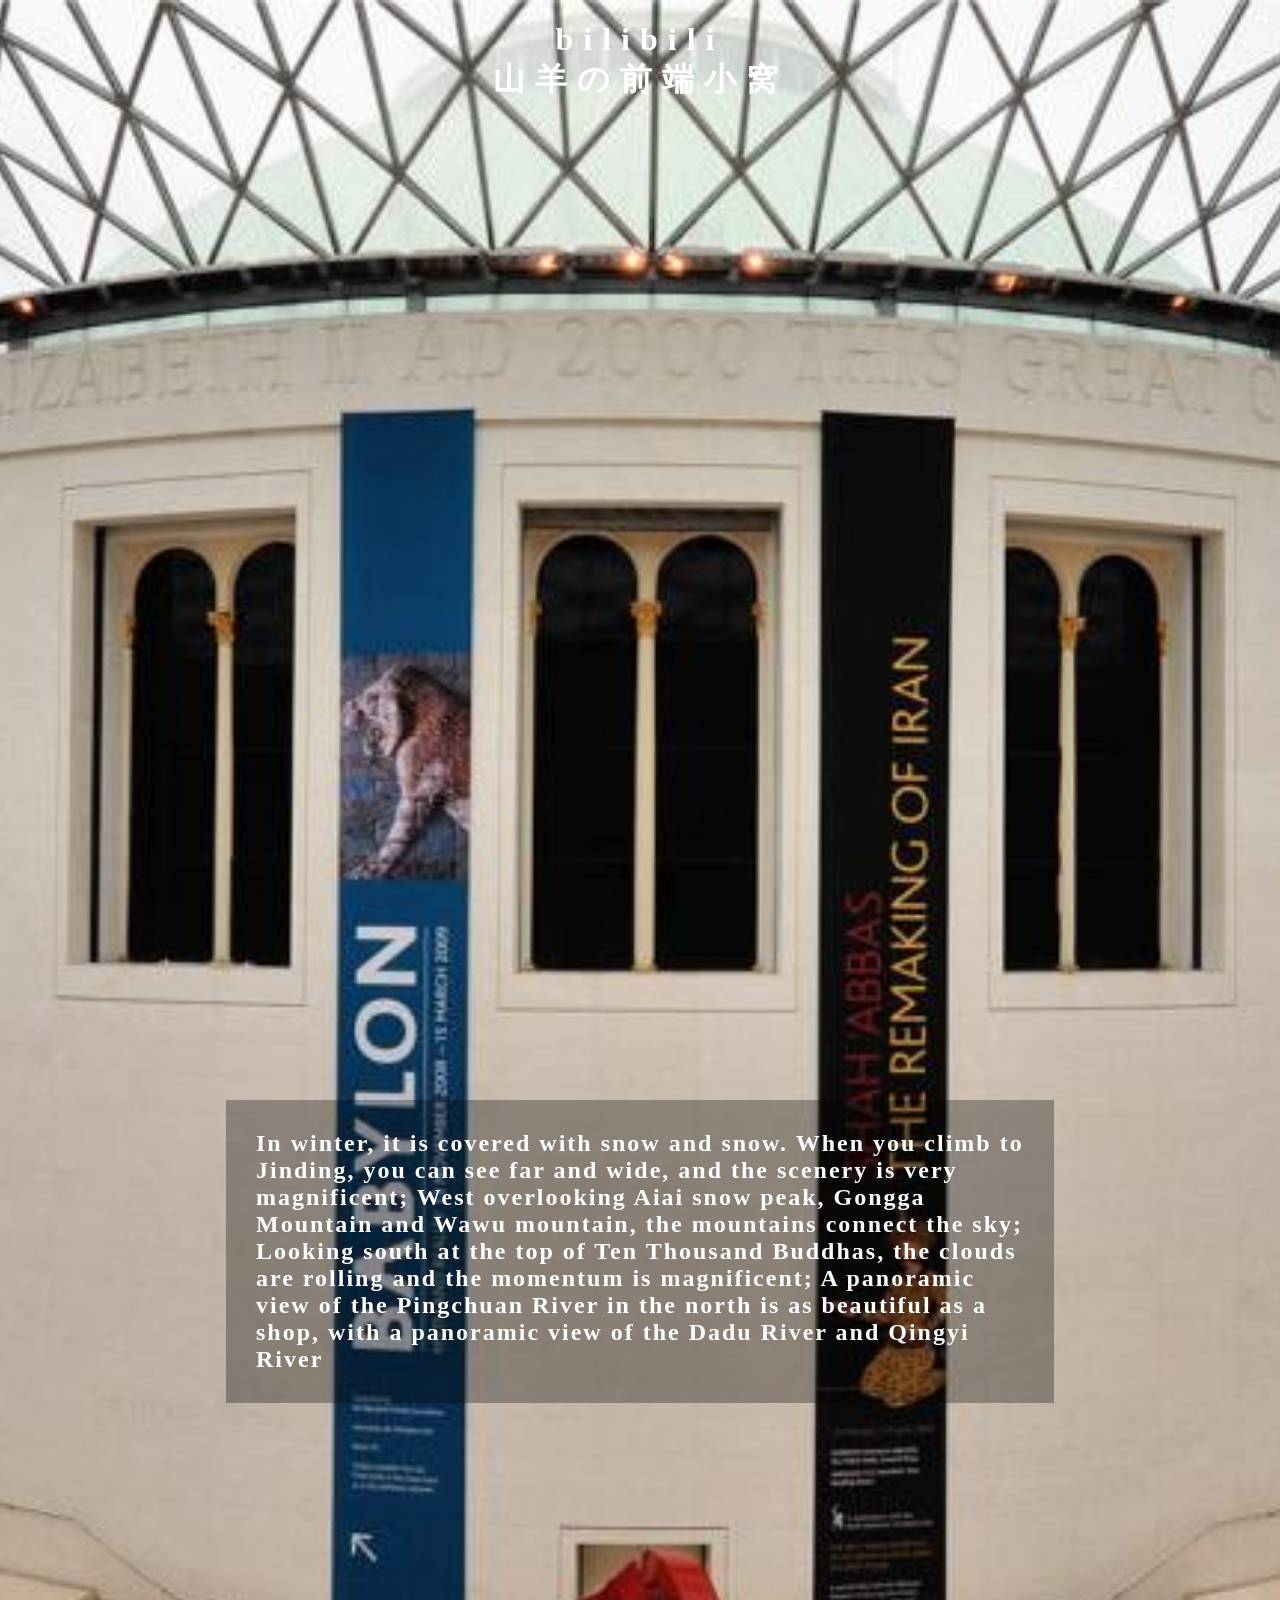
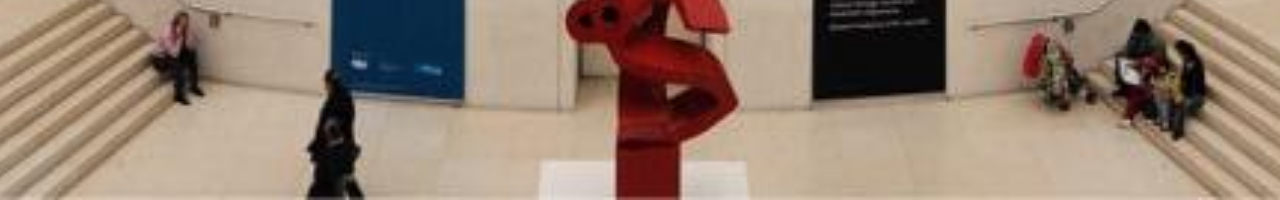
<file: test.html>
<!DOCTYPE html>
<html lang="en">

<head>
    <meta charset="UTF-8">
    <meta http-equiv="X-UA-Compatible" content="IE=edge">
    <meta name="viewport" content="width=device-width, initial-scale=1.0">
    <title>山羊の前端小窝</title>
    <style>
        html,
        body {
            margin: 0;
            padding: 0;
            height: 200vh;
            overflow-x: hidden;
        }

        .background {
            background-image: url("assets/img/post-slide-1.jpg");
            background-size: cover;
            background-position: 50% 50%;
            height: 200vh;
            font: 900 39rem '';
            line-height: 130vh;
            -webkit-background-clip: text;
            -webkit-text-fill-color: transparent;
            position: relative;
            text-align: center;
            overflow: hidden;
        }

        .background::before {
            content: '';
            background-size: cover;
            background-image: inherit;
            background-position: 50% 50%;
            position: absolute;
            top: 0;
            left: 0;
            bottom: 0;
            right: 0;
            z-index: -99;
        }

        h1 {
            position: absolute;
            text-align: center;
            width: 100%;
            letter-spacing: 10px;
            color: #fff;
        }

        h2 {
            position: absolute;
            letter-spacing: 2px;
            top: 120vh;
            width: 60%;
            color: #fff;
            left: 50%;
            transform: translateX(-50%);
            padding: 30px;
            background-color: rgba(0, 0, 0, .3);
        }
    </style>
</head>

<body>
    <h1>bilibili<br />山羊の前端小窝</h1>
    <div class="background"><span>Goat</span></div>
    <h2>
        In winter, it is covered with snow and snow. When you climb to Jinding, you can see far and wide, and the
        scenery is very magnificent; West overlooking Aiai snow peak, Gongga Mountain and Wawu mountain, the mountains
        connect the sky; Looking south at the top of Ten Thousand Buddhas, the clouds are rolling and the momentum is
        magnificent; A panoramic view of the Pingchuan River in the north is as beautiful as a shop, with a panoramic
        view of the Dadu River and Qingyi River
    </h2>

    <script>
        const background = document.querySelector(".background")

        document.addEventListener('scroll', () => {
            const scrollY = window.scrollY

            if (scrollY !== 0) {
                background.style.backgroundPosition = `calc(50% + ${scrollY}px) calc(50% + ${scrollY}px)`
            } else {
                background.style.backgroundPosition = ''
            }
        })
    </script>
</body>

</html>
</file>
<file: assets/css/variables.css>
/**
* Template Name: ZenBlog
* File: variables.css
* Description: Easily customize colors, typography, and other repetitive properties used in the template main stylesheet file main.css
* 
* Template URL: https://bootstrapmade.com/zenblog-bootstrap-blog-template/
* Author: BootstrapMade.com
* License: https://bootstrapmade.com/license/
* 
* Contents:
* 1. ZenBlog template variables 
* 2. Override default Bootstrap variables
* 3. Set color and background class names
*
* Learn more about CSS variables at https://developer.mozilla.org/en-US/docs/Web/CSS/Using_CSS_custom_properties
*/

/*--------------------------------------------------------------
# 1. ZenBlog template variables 
--------------------------------------------------------------*/
:root {

  /* Fonts */
  --font-default: 'EB Garamond', system-ui, -apple-system, "Segoe UI", Roboto, "Helvetica Neue", Arial, "Noto Sans", "Liberation Sans", sans-serif, "Apple Color Emoji", "Segoe UI Emoji", "Segoe UI Symbol", "Noto Color Emoji";
  --font-primary: 'EB Garamond', serif; /*'Playfair Display', serif;*/
  --font-secondary: 'Inter', sans-serif;

  /* Colors */
  /* The *-rgb color names are simply the RGB converted value of the corresponding color for use in the rgba() function */

  /* Default text color */
  --color-default: #212529;
  --color-default-rgb: 33, 37, 41;

  /* Defult links color */
  --color-links: #212529;
  --color-links-hover: #15171a;

  /* Primay colors */
  --color-primary: #212529;
  --color-primary-light: #26282c;
  --color-primary-dark: #0b0c0e;

  --color-primary-rgb: 33, 37, 41;
  --color-primary-light-rgb: 38, 40, 44;
  --color-primary-dark-rgb: 11, 12, 14;

  /* Secondary colors */
  --color-secondary: #596d80;
  --color-secondary-light: #8498aa;
  --color-secondary-dark: #404f5c;

  --color-secondary-rgb: 89, 109, 128;
  --color-secondary-light-rgb: 132, 152, 170;
  --color-secondary-dark-rgb: 64, 79, 92;

  /* General colors */
  --color-blue: #0d6efd;
  --color-blue-rgb: 13, 110, 253;

  --color-indigo: #6610f2;
  --color-indigo-rgb: 102, 16, 242;

  --color-purple: #6f42c1;
  --color-purple-rgb: 111, 66, 193;
  
  --color-pink: #f3268c;
  --color-pink-rgb: 243, 38, 140;

  --color-red: #df1529;
  --color-red-rgb: 223, 21, 4;

  --color-orange: #fd7e14;
  --color-orange-rgb: 253, 126, 20;

  --color-yellow: #ffc107;
  --color-yellow-rgb: 255, 193, 7;

  --color-green: #059652;
  --color-green-rgb: 5, 150, 82;

  --color-teal: #20c997;
  --color-teal-rgb: 32, 201, 151;

  --color-cyan: #0dcaf0;
  --color-cyan-rgb: 13, 202, 240;

  --color-white: #ffffff;
  --color-white-rgb: 255, 255, 255;

  --color-gray: #6c757d;
  --color-gray-rgb: 108, 117, 125;

  --color-black: #000000;
  --color-black-rgb: 0, 0, 0;
}

/*--------------------------------------------------------------
# 2. Override default Bootstrap variables
--------------------------------------------------------------*/
:root {
  --bs-blue: var(--color-blue);
  --bs-indigo: var(--color-indigo);
  --bs-purple: var(--color-purple);
  --bs-pink: var(--color-pink);
  --bs-red: var(--color-red);
  --bs-orange: var(--color-orange);
  --bs-yellow: var(--color-yellow);
  --bs-green: var(--color-green);
  --bs-teal: var(--color-teal);
  --bs-cyan: var(--color-cyan);
  --bs-white: var(--color-white);
  --bs-gray: var(--color-gray);
  --bs-gray-dark: #343a40;
  --bs-gray-100: #f8f9fa;
  --bs-gray-200: #e9ecef;
  --bs-gray-300: #dee2e6;
  --bs-gray-400: #ced4da;
  --bs-gray-500: #adb5bd;
  --bs-gray-600: #6c757d;
  --bs-gray-700: #495057;
  --bs-gray-800: #343a40;
  --bs-gray-900: #212529;
  --bs-primary: var(--color-blue);
  --bs-secondary: var(--color-blue);
  --bs-success: #198754;
  --bs-info: #0dcaf0;
  --bs-warning: #ffc107;
  --bs-danger: #dc3545;
  --bs-light: #f8f9fa;
  --bs-dark: #212529;
  --bs-primary-rgb: var(--color-primary-rgb);
  --bs-secondary-rgb: var(--color-secondary-rgb);
  --bs-success-rgb: 25, 135, 84;
  --bs-info-rgb: 13, 202, 240;
  --bs-warning-rgb: 255, 193, 7;
  --bs-danger-rgb: 220, 53, 69;
  --bs-light-rgb: 248, 249, 250;
  --bs-dark-rgb: 33, 37, 41;
  --bs-white-rgb: var(--color-white-rgb);
  --bs-black-rgb: var(--color-black-rgb);
  --bs-body-color-rgb: var(--color-default-rgb);
  --bs-body-bg-rgb: 255, 255, 255;
  --bs-font-sans-serif: var(--font-default);
  --bs-font-monospace: SFMono-Regular, Menlo, Monaco, Consolas, "Liberation Mono", "Courier New", monospace;
  --bs-gradient: linear-gradient(180deg, rgba(255, 255, 255, 0.15), rgba(255, 255, 255, 0));
  --bs-body-font-family: var(--font-default);
  --bs-body-font-size: 1rem;
  --bs-body-font-weight: 400;
  --bs-body-line-height: 1.5;
  --bs-body-color: var(--color-default);
  --bs-body-bg: #fff;
}

/*--------------------------------------------------------------
# 3. Set color and background class names
--------------------------------------------------------------*/
/* Fonts */
.font-default { font-family: var(--font-default) !important; }
.font-primary { font-family: var(--font-primary) !important;}
.font-secondary { font-family: var(--font-secondary) !important; }

/* Text Colors */
.color-default { color: var(--color-default) !important; }
.color-links { color: var(--color-links) !important; }
.color-links:hover { color: var(--color-links-hover) !important; }
.color-primary { color: var(--color-primary) !important; }
.color-primary-light { color: var(--color-primary-light) !important; }
.color-primary-dark { color: var(--color-primary-dark) !important; }
.color-secondary { color: var(--color-secondary) !important; }
.color-secondary-light { color: var(--color-secondary-light) !important; }
.color-secondary-dark { color: var(--color-secondary-dark) !important; }
.color-blue { color: var(--color-blue) !important; }
.color-indigo { color: var(--color-indigo) !important; }
.color-purple { color: var(--color-purple) !important; }
.color-pink { color: var(--color-pink) !important; }
.color-red { color: var(--color-red) !important; }
.color-orange { color: var(--color-orange) !important; }
.color-yellow { color: var(--color-yellow) !important; }
.color-green { color: var(--color-green) !important; }
.color-teal { color: var(--color-teal) !important; }
.color-cyan { color: var(--color-cyan) !important; }
.color-white { color: var(--color-white) !important; }
.color-gray { color: var(--color-gray) !important; }
.color-black { color: var(--color-black) !important; }

/* Background Colors */
.bg-default { background-color: var(--color-default) !important; }
.bg-primary { background-color: var(--color-primary) !important; }
.bg-primary-light { background-color: var(--color-primary-light) !important; }
.bg-primary-dark { background-color: var(--color-primary-dark) !important; }
.bg-secondary { background-color: var(--color-secondary) !important; }
.bg-secondary-light { background-color: var(--color-secondary-light) !important; }
.bg-secondary-dark { background-color: var(--color-secondary-dark) !important; }
.bg-blue { background-color: var(--color-blue) !important; }
.bg-indigo { background-color: var(--color-indigo) !important; }
.bg-purple { background-color: var(--color-purple) !important; }
.bg-pink { background-color: var(--color-pink) !important; }
.bg-red { background-color: var(--color-red) !important; }
.bg-orange { background-color: var(--color-orange) !important; }
.bg-yellow { background-color: var(--color-yellow) !important; }
.bg-green { background-color: var(--color-green) !important; }
.bg-teal { background-color: var(--color-teal) !important; }
.bg-cyan { background-color: var(--color-cyan) !important; }
.bg-white { background-color: var(--color-white) !important; }
.bg-gray { background-color: var(--color-gray) !important; }
.bg-black { background-color: var(--color-black) !important; }
</file>
<file: assets/css/main.css>
/**
* Template Name: ZenBlog - v1.0.0
* Template URL: https://bootstrapmade.com/zenblog-bootstrap-blog-template/
* Author: BootstrapMade.com
* License: https:///bootstrapmade.com/license/
*/

/**
* Check out variables.css for easy customization of colors, typography, and other repetitive properties
*/
/*--------------------------------------------------------------
# General
--------------------------------------------------------------*/
:root {
  scroll-behavior: smooth;
}

body {
  color: rgba(var(--color-primary-rgb), 1);
}

a {
  color: var(--color-links);
  text-decoration: none;
}

a:hover {
  color: var(--color-links-hover);
  text-decoration: none;
}

h1,
h2,
h3,
h4,
h5,
h6 {
  font-family: "Microsoft Yahei", PingFangSC-Regular, "Helvetica Neue", Helvetica, Arial, "Hiragino Sans GB", "Heiti SC", "WenQuanYi Micro Hei", sans-serif;
}

#main {
  margin-top: 90px;
}

/*--------------------------------------------------------------
# Sections & Section Header
--------------------------------------------------------------*/
section {
  padding: 40px 0;
  overflow: hidden;
}

.section-header {
  border-bottom: 2px solid var(--color-black);
}

.section-header h2 {
  font-size: 50px;
  color: var(--color-black);
}

.section-header p {
  margin-bottom: 0;
}

/*--------------------------------------------------------------
# Scroll top button
--------------------------------------------------------------*/
.scroll-top {
  position: fixed;
  visibility: hidden;
  opacity: 0;
  right: 15px;
  bottom: 15px;
  z-index: 99999;
  background: var(--color-primary);
  width: 40px;
  height: 40px;
  border-radius: 4px;
  transition: all 0.4s;
}

.scroll-top i {
  font-size: 24px;
  color: #fff;
  line-height: 0;
}

.scroll-top:hover {
  background: rgba(var(--color-primary-rgb), 0.8);
  color: #fff;
}

.scroll-top.active {
  visibility: visible;
  opacity: 1;
}

/*--------------------------------------------------------------
# Page title
--------------------------------------------------------------*/
.page-title {
  font-size: 70px;
  color: var(--color-black);
}

/* Form Input Fieldds */
.form-control:active,
.form-control:focus {
  outline: none;
  box-shadow: none;
  border-color: var(--color-black);
}

.btn:active,
.btn:focus {
  outline: none;
}

.btn.btn-primary {
  background-color: var(--color-black);
  color: var(--color-white);
  border-color: var(--color-black);
}

/*--------------------------------------------------------------
# Header
--------------------------------------------------------------*/
.header {
  height: 90px;
  transition: all 0.5s;
  z-index: 997;
  background: #f2f2f2;
}

.header.sticked {
  height: 70px;
}

.header .logo img {
  max-height: 40px;
  margin-right: 6px;
}

.header .logo h1 {
  font-size: 30px;
  font-weight: 1000;
  color: var(--color-default);
  font-family: "Microsoft Yahei", PingFangSC-Regular, "Helvetica Neue", Helvetica, Arial, "Hiragino Sans GB", "Heiti SC", "WenQuanYi Micro Hei", sans-serif;
}

.search-form-wrap {
  position: absolute;
  right: 0;
  top: 0;
  z-index: 9;
  transition: 0.3s all ease;
  visibility: hidden;
  opacity: 0;
}

.search-form-wrap .search-form {
  position: relative;
}

.search-form-wrap .search-form .form-control {
  width: 300px;
  border: none;
  box-shadow: 0 15px 20px -10px rgba(var(--color-black-rgb), 0.1);
  padding-left: 40px;
  padding-right: 40px;
}

.search-form-wrap .search-form .form-control:active,
.search-form-wrap .search-form .form-control:focus {
  outline: none;
  box-shadow: none;
}

.search-form-wrap .search-form .icon {
  position: absolute;
  left: 0;
  top: 7px;
  opacity: 0.5;
  left: 10px;
}

.search-form-wrap .search-form .btn {
  position: absolute;
  top: 2px;
  right: 4px;
  padding: 0;
  margin: 0;
  line-height: 1;
  font-size: 30px;
}

.search-form-wrap .search-form .btn:active,
.search-form-wrap .search-form .btn:focus {
  outline: none;
  box-shadow: none;
}

.search-form-wrap.active {
  visibility: visible;
  opacity: 1;
}

section {
  scroll-margin-top: 70px;
}

/*--------------------------------------------------------------
# Desktop Navigation 
--------------------------------------------------------------*/
@media (min-width: 1280px) {
  .navbar {
    padding: 0;
  }

  .navbar ul {
    margin: 0;
    padding: 0;
    display: flex;
    list-style: none;
    align-items: center;
  }

  .navbar li {
    position: relative;
  }

  .navbar a,
  .navbar a:focus {
    display: flex;
    align-items: center;
    justify-content: space-between;
    padding: 10px 15px 10px 15px;
    font-family: "Microsoft Yahei", PingFangSC-Regular, "Helvetica Neue", Helvetica, Arial, "Hiragino Sans GB", "Heiti SC", "WenQuanYi Micro Hei", sans-serif;
    font-size: 16px;
    font-weight: 500;
    color: rgba(var(--color-default-rgb), 1);
    white-space: nowrap;
    transition: 0.3s;
  }

  .navbar a i,
  .navbar a:focus i {
    font-size: 12px;
    line-height: 0;
    margin-left: 5px;
  }

  .navbar a:hover,
  .navbar .active,
  .navbar .active:focus,
  .navbar li:hover>a {
    color: var(--color-default);
  }

  .navbar .getstarted,
  .navbar .getstarted:focus {
    background: var(--color-primary);
    padding: 8px 20px;
    margin-left: 30px;
    border-radius: 4px;
    color: var(--color-white);
  }

  .navbar .getstarted:hover,
  .navbar .getstarted:focus:hover {
    color: var(--color-white);
    background: rgba(var(--color-primary-rgb), 0.8);
  }

  .navbar .dropdown ul {
    display: block;
    position: absolute;
    left: 14px;
    top: calc(100% + 30px);
    margin: 0;
    padding: 10px 0;
    z-index: 99;
    opacity: 0;
    visibility: hidden;
    background: var(--color-white);
    box-shadow: 0px 0px 30px rgba(127, 137, 161, 0.25);
    transition: 0.3s;
    border-radius: 4px;
  }

  .navbar .dropdown ul li {
    min-width: 200px;
  }

  .navbar .dropdown ul a {
    padding: 10px 20px;
    font-size: 15px;
    text-transform: none;
    font-weight: 400;
  }

  .navbar .dropdown ul a i {
    font-size: 12px;
  }

  .navbar .dropdown ul a:hover,
  .navbar .dropdown ul .active:hover,
  .navbar .dropdown ul li:hover>a {
    color: var(--color-primary);
  }

  .navbar .dropdown:hover>ul {
    opacity: 1;
    top: 100%;
    visibility: visible;
  }

  .navbar .dropdown .dropdown ul {
    top: 0;
    left: calc(100% - 30px);
    visibility: hidden;
  }

  .navbar .dropdown .dropdown:hover>ul {
    opacity: 1;
    top: 0;
    left: 100%;
    visibility: visible;
  }
}

@media (min-width: 1280px) and (max-width: 1366px) {
  .navbar .dropdown .dropdown ul {
    left: -90%;
  }

  .navbar .dropdown .dropdown:hover>ul {
    left: -100%;
  }
}

/* .navbar .dropdown-box {
  position: absolute;
  left: 50%;
  width: 160px;
  top: 100%;
  background-color: #009bde;
  display: none;
  z-index: 10;
  margin-left: -80px;
}

.navbar .dropdown-box p {
  margin: 0;
}

.navbar .dropdown-box a {
  white-space: nowrap;
  overflow: hidden;
  text-overflow: ellipsis;
  color: #fff !important;
  line-height: 50px;
  font-size: 14px;
  background-color: transparent !important;
  padding: 0 10px;
  border-bottom: 0;
} */

.navbar li.active a,
.navbar li.open a,
.navbar li a:hover {
  color: #e1e7e9fb;
  background-color: #458ad9;
  border-color: #f3f5f6e9;
  font-size: 20px;
}

.navbar li.active a span,
.navbar li.open a span,
.navbar li a:hover span {
  opacity: 1;
  color: #eef0f1f9;
  font-size: 20px;
}

.navbar li.open .dropdown-box {
  display: block;
}


/*--------------------------------------------------------------
# Mobile Navigation
--------------------------------------------------------------*/
@media (max-width: 1279px) {
  .navbar {
    padding: 0;
    z-index: 9997;
  }

  .navbar ul {
    display: none;
    position: absolute;
    inset: 55px 15px 15px 15px;
    padding: 10px 0;
    margin: 0;
    border-radius: 10px;
    background-color: var(--color-white);
    overflow-y: auto;
    transition: 0.3s;
    z-index: 9998;
  }

  .navbar a,
  .navbar a:focus {
    display: flex;
    align-items: center;
    justify-content: space-between;
    padding: 10px 20px;
    font-family: var(--font-primary);
    font-size: 15px;
    font-weight: 600;
    color: var(--color-primary);
    white-space: nowrap;
    transition: 0.3s;
  }

  .navbar a i,
  .navbar a:focus i {
    font-size: 12px;
    line-height: 0;
    margin-left: 5px;
  }

  .navbar a:hover,
  .navbar .active,
  .navbar .active:focus,
  .navbar li:hover>a {
    color: var(--color-primary);
  }

  .navbar .dropdown ul,
  .navbar .dropdown .dropdown ul {
    position: static;
    display: none;
    z-index: 99;
    padding: 10px 0;
    margin: 10px 20px;
    background: var(--color-white);
    transition: all 0.5s ease-in-out;
    box-shadow: 0px 0px 30px rgba(var(--color-black-rgb), 0.1);
  }

  .navbar .dropdown>.dropdown-active,
  .navbar .dropdown .dropdown>.dropdown-active {
    display: block;
  }

  .mobile-nav-toggle {
    display: inline-block;
    color: var(--color-secondary);
    font-size: 28px;
    cursor: pointer;
    line-height: 0;
    transition: 0.5s;
  }

  .mobile-nav-toggle.bi-x {
    color: var(--color-black);
  }

  .mobile-nav-active {
    overflow: hidden;
  }

  .mobile-nav-active .mobile-nav-toggle {
    position: fixed;
    top: 15px;
    right: 15px;
    z-index: 9999;
    color: var(--color-white);
  }

  .mobile-nav-active .navbar {
    position: fixed;
    overflow: hidden;
    inset: 0;
    background: rgba(var(--color-black-rgb), 0.6);
    transition: 0.3s;
  }

  .mobile-nav-active .navbar>ul {
    display: block;
  }
}

/*--------------------------------------------------------------
# Posts
--------------------------------------------------------------*/
.post-entry-1 {
  margin-bottom: 30px;
}

.post-entry-1 img {
  margin-bottom: 30px;
}

.post-entry-1 h2 {
  margin-bottom: 20px;
  font-size: 20px;
  font-weight: 500;
  line-height: 1.2;
  font-weight: 500;
}

.post-entry-1 h2 a {
  color: var(--color-black);
}

.post-entry-1.lg h2 {
  font-size: 40px;
  line-height: 1;
}

.post-meta {
  font-size: 11px;
  letter-spacing: 0.07rem;
  text-transform: uppercase;
  font-weight: 600;
  font-family: var(--font-secondary);
  color: rgba(var(--color-black-rgb), 0.4);
  margin-bottom: 10px;
}

@media (max-width: 768px) {
  .custom-border {
    border: none !important;
  }
}

.author .photo {
  margin-right: 10px;
}

.author .photo img {
  width: 40px;
  border-radius: 50%;
  margin-bottom: 0;
}

.author .name h3 {
  margin: 0;
  padding: 0;
  font-size: 15px;
  font-family: var(--font-secondary);
}

.trending {
  border: 1px solid rgba(var(--color-black-rgb), 0.1);
}

.trending>h3 {
  color: var(--color-black);
  padding: 20px;
  border-bottom: 1px solid rgba(var(--color-black-rgb), 0.1);
}

.trending .trending-post {
  padding: 0;
  margin: 0;
}

.trending .trending-post li {
  padding: 0;
  margin: 0;
  list-style: none;
  display: block;
}

.trending .trending-post li a {
  display: block;
  padding: 20px;
  border-bottom: 1px solid rgba(var(--color-black-rgb), 0.1);
  position: relative;
  overflow: hidden;
}

.trending .trending-post li a .number {
  position: absolute;
  z-index: -1;
  font-size: 5rem;
  left: -10px;
  top: -20px;
  font-weight: 700;
  color: rgba(var(--color-black-rgb), 0.05);
}

.trending .trending-post li a h3 {
  font-size: 18px;
  color: rgba(var(--color-black-rgb), 0.9);
}

.trending .trending-post li a .author {
  color: rgba(var(--color-black-rgb), 0.7);
  font-weight: 500;
}

.trending .trending-post li a:hover h3 {
  color: rgba(var(--color-black-rgb), 1);
}

.trending .trending-post li:last-child a {
  border-bottom: none;
}

.post-entry-2 {
  margin-bottom: 30px;

}


.post-entry-2 .post-meta {
  font-size: 11px;
  letter-spacing: 0.07rem;
  text-transform: uppercase;
  font-weight: 600;
  font-family: var(--font-secondary);
  color: rgba(var(--color-black-rgb), 0.4);
  margin-bottom: 10px;
}

/* .post-entry-2 .post-meta :hover {
  color: #fff;
  background: black;
} */


.post-entry-2 :hover * {
  background: black;
  color: #fff
}

.post-entry-2 :hover {
  background: black;
  color: #fff
}

.post-entry-2 .author {
  color: rgba(var(--color-black-rgb), 0.7);
  font-weight: 500;
  margin-bottom: 20px;
  display: block;
}

.post-entry-2 .thumbnail {
  flex: 0 0 65%;
}

@media (max-width: 960px) {
  .post-entry-2 .thumbnail {
    flex: 0 0 100%;
    margin-bottom: 20px;
  }
}

.post-entry-2.half .thumbnail {
  flex: 0 0 50%;
}

@media (max-width: 768px) {
  .post-entry-2.half .thumbnail {
    flex: 0 0 100%;
    margin-bottom: 20px;
  }
}

.post-entry-2.small-img .thumbnail {
  flex: 0 0 30%;
}

@media (max-width: 768px) {
  .post-entry-2.small-img .thumbnail {
    flex: 0 0 100%;
    margin-bottom: 20px;
  }
}

.img-bg {
  height: 500px;
  background-size: cover;
  background-repeat: no-repeat;
  position: relative;
  background-position: center center;
}

@media (max-width: 768px) {
  .img-bg {
    height: 400px;
  }
}

.img-bg:before {
  position: absolute;
  content: "";
  background: black;
  background: linear-gradient(0deg, black 0%, rgba(0, 0, 0, 0) 100%);
  opacity: 0.5;
  bottom: 0;
  left: 0;
  right: 0;
  z-index: 1;
  top: 0;
}

.img-bg .img-bg-inner {
  position: relative;
  z-index: 2;
  max-width: 700px;
  position: relative;
  padding-left: 100px;
  padding-right: 100px;
  margin-bottom: 50px;
}

@media (max-width: 768px) {
  .img-bg .img-bg-inner {
    padding-left: 30px;
    padding-right: 30px;
    margin-bottom: 50px;
  }
}

.img-bg .img-bg-inner h2,
.img-bg .img-bg-inner p {
  color: var(--color-white);
}

@media (max-width: 500px) {
  .img-bg .img-bg-inner p {
    display: none;
  }
}

.custom-swiper-button-next,
.custom-swiper-button-prev {
  position: absolute;
  top: 50%;
  transform: translateY(-50%);
  z-index: 9;
}

@media (max-width: 768px) {

  .custom-swiper-button-next,
  .custom-swiper-button-prev {
    display: none;
  }
}

.custom-swiper-button-next span,
.custom-swiper-button-prev span {
  font-size: 20px;
  color: rgba(var(--color-white-rgb), 0.7);
  transition: 0.3s all ease;
}

.custom-swiper-button-next:hover span,
.custom-swiper-button-next:focus span,
.custom-swiper-button-prev:hover span,
.custom-swiper-button-prev:focus span {
  color: rgba(var(--color-white-rgb), 1);
}

.custom-swiper-button-next {
  right: 40px;
}

.custom-swiper-button-prev {
  left: 40px;
}

.swiper-pagination .swiper-pagination-bullet {
  background-color: rgba(var(--color-white-rgb), 0.8);
}

.swiper-pagination .swiper-pagination-bullet-active {
  background-color: rgba(var(--color-white-rgb), 1);
}

.more {
  font-family: var(--font-secondary);
  text-transform: uppercase;
  font-size: 12px;
  font-weight: 500;
  position: relative;
  display: inline-block;
  padding-bottom: 5px;
}

.more:before {
  content: "";
  position: absolute;
  height: 2px;
  left: 0;
  right: 0;
  bottom: 0;
  background: var(--color-black);
}

.post-content {
  padding-left: 10%;
  padding-right: 10%;
}

@media (max-width: 768px) {
  .post-content {
    padding-left: 15px;
    padding-right: 15px;
  }
}

.post-content .firstcharacter {
  float: left;
  font-family: Georgia;
  font-size: 75px;
  line-height: 60px;
  padding-top: 4px;
  padding-right: 8px;
  padding-left: 3px;
}

.post-content figure {
  position: relative;
  left: 52%;
  min-width: 990px;
  transform: translateX(-50%);
}

@media (max-width: 1255px) {
  .post-content figure {
    min-width: auto;
    left: auto !important;
    transform: none;
  }
}

.post-content figure figcaption {
  font-family: var(--font-secondary);
  font-size: 14px;
  padding: 10px 0 0 0;
}

.aside-title,
.category-title {
  text-transform: uppercase;
  letter-spacing: 0.1rem;
  font-size: 30px;
  font-weight: 700;
  margin-bottom: 30px;
  border-bottom: 2px solid var(--color-black);
}

.category-title {
  border-bottom: none;
}

.custom-pagination a {
  display: inline-block;
  width: 40px;
  height: 40px;
  line-height: 40px;
  text-align: center;
  border-radius: 50%;
  font-family: var(--font-secondary);
  margin: 5px;
  transition: 0.3s all ease;
}

.custom-pagination a.active {
  background: var(--color-black);
  color: var(--color-white);
}

.custom-pagination a.active:hover {
  background: rgba(var(--color-black-rgb), 0.9);
}

.custom-pagination a:hover {
  background: rgba(var(--color-black-rgb), 0.1);
}

.custom-pagination a.prev,
.custom-pagination a.next {
  width: auto !important;
  border-radius: 4px;
  padding-left: 10px;
  padding-right: 10px;
}

.custom-pagination a.prev:hover,
.custom-pagination a.next:hover {
  background: rgba(var(--color-black-rgb), 0.1);
}

/* custom tab nav on sidebar */
.aside-block {
  margin-bottom: 30px;
}

.aside-block .custom-tab-nav .nav-item {
  display: inline-block;
}

.aside-block .custom-tab-nav .nav-item button {
  color: var(--color-black);
  text-transform: uppercase;
  font-size: 12px;
  font-weight: 700;
  letter-spacing: 2px;
  border-radius: 0;
  padding-left: 0;
  padding-right: 0;
  margin-right: 20px;
}

.aside-block .custom-tab-nav .nav-item button.active {
  background-color: var(--color-black) !important;
  background-color: transparent !important;
  color: var(--color-black);
  border-bottom: 2px solid var(--color-black);
}

.link-video {
  position: relative;
}

.link-video span {
  top: 50%;
  left: 50%;
  transform: translate(-50%, -50%);
  position: absolute;
  width: 50px;
  height: 50px;
  line-height: 50px;
  border-radius: 50%;
  text-align: center;
  display: inline-block;
  background-color: rgba(var(--color-black-rgb), 0.2);
  color: var(--color-white);
}

.aside-links li {
  margin-bottom: 10px;
  padding-bottom: 10px;
  border-bottom: 1px solid rgba(var(--color-black-rgb), 0.1);
}

.aside-links li a {
  display: block;
  color: rgba(var(--color-black-rgb), 0.7);
}

.aside-links li a:hover,
.aside-links li a:focus {
  color: rgba(var(--color-black-rgb), 1);
}

.aside-tags li {
  display: inline-block;
}

.aside-tags li a {
  display: inline-block;
  color: rgba(var(--color-black-rgb), 0.7);
  padding: 7px 10px;
  border: 1px solid rgba(var(--color-black-rgb), 0.1);
  margin-bottom: 3px;
  transition: 0.3s all ease;
}

.aside-tags li a:hover,
.aside-tags li a:focus {
  color: rgba(var(--color-black-rgb), 1);
  border: 1px solid rgba(var(--color-black-rgb), 0.5);
}

/*--------------------------------------------------------------
# Comments
--------------------------------------------------------------*/

.comment .avatar {
  position: relative;
  display: inline-block;
  width: 3rem;
  height: 3rem;
}

.comment .avatar-img,
.comment .avatar-initials,
.comment .avatar-placeholder {
  width: 100%;
  height: 100%;
  border-radius: inherit;
}

.comment .avatar-img {
  display: block;
  -o-object-fit: cover;
  object-fit: cover;
}

.comment .avatar-initials {
  position: absolute;
  top: 0;
  left: 0;
  display: flex;
  align-items: center;
  justify-content: center;
  color: var(--color-white);
  line-height: 0;
  background-color: rgba(var(--color-black-rgba), 0.1);
}

.comment .avatar-placeholder {
  position: absolute;
  top: 0;
  left: 0;
  background: rgba(var(--color-black-rgba), 0.1) url("data:image/svg+xml,%3csvg xmlns='http://www.w3.org/2000/svg' viewBox='0 0 20 20'%3e%3cpath fill='%23fff' d='M10 9a3 3 0 100-6 3 3 0 000 6zm-7 9a7 7 0 1114 0H3z'/%3e%3c/svg%3e") no-repeat center/1.75rem;
}

.comment .avatar-indicator {
  position: absolute;
  right: 0;
  bottom: 0;
  width: 20%;
  height: 20%;
  display: block;
  background-color: rgba(var(--color-black-rgba), 0.1);
  border-radius: 50%;
}

.comment .avatar-group {
  display: inline-flex;
}

.comment .avatar-group .avatar+.avatar {
  margin-left: -0.75rem;
}

.comment .avatar-group .avatar:hover {
  z-index: 1;
}

.comment .avatar-sm,
.comment .avatar-group-sm>.avatar {
  width: 2.125rem;
  height: 2.125rem;
  font-size: 1rem;
}

.comment .avatar-sm .avatar-placeholder,
.comment .avatar-group-sm>.avatar .avatar-placeholder {
  background-size: 1.25rem;
}

.comment .avatar-group-sm>.avatar+.avatar {
  margin-left: -0.53125rem;
}

.comment .avatar-lg,
.comment .avatar-group-lg>.avatar {
  width: 4rem;
  height: 4rem;
  font-size: 1.5rem;
}

.comment .avatar-lg .avatar-placeholder,
.comment .avatar-group-lg>.avatar .avatar-placeholder {
  background-size: 2.25rem;
}

.comment .avatar-group-lg>.avatar+.avatar {
  margin-left: -1rem;
}

.comment .avatar-light .avatar-indicator {
  box-shadow: 0 0 0 2px rgba(var(--color-white-rgba), 0.75);
}

.comment .avatar-group-light>.avatar {
  box-shadow: 0 0 0 2px rgba(var(--color-white-rgba), 0.75);
}

.comment .avatar-dark .avatar-indicator {
  box-shadow: 0 0 0 2px rgba(var(--color-black-rgba), 0.25);
}

.comment .avatar-group-dark>.avatar {
  box-shadow: 0 0 0 2px rgba(var(--color-black-rgba), 0.25);
}

.comment textarea {
  font-family: inherit;
}

.comment .comment-replies-title,
.comment .comment-title {
  text-transform: uppercase;
  color: var(--color-black) !important;
  letter-spacing: 0.1rem;
  font-size: 14px;
  font-weight: 600;
  margin-bottom: 30px;
}

.comment .comment-meta .text-muted,
.comment .reply-meta .text-muted {
  font-family: var(--font-secondary);
  font-size: 12px;
}

/*--------------------------------------------------------------
# Contact
--------------------------------------------------------------*/
.contact .info-item {
  text-align: center;
}

.contact .info-item i {
  font-size: 48px;
  display: inline-block;
  margin-bottom: 10px;
  color: var(--color-primary);
}

.contact .info-item address,
.contact .info-item p {
  margin-bottom: 0;
}

.contact .info-item h3 {
  font-size: 16px;
  margin-bottom: 15px;
  font-weight: bold;
  letter-spacing: 0.1rem;
  text-transform: uppercase;
  color: var(--color-primary);
}

.contact .info-item a:hover {
  color: var(--color-primary);
}

@media (min-width: 768px) {
  .contact .info-item-borders {
    border-left: 1px solid rgba(var(--color-secondary-rgb), 0.2);
    border-right: 1px solid rgba(var(--color-secondary-rgb), 0.2);
  }
}

.contact .php-email-form {
  box-shadow: 0 0 30px rgba(var(--color-black-rgb), 0.1);
  padding: 30px;
  background: var(--color-white);
}

@media (max-width: 640px) {
  .contact .php-email-form {
    padding: 20px;
  }
}

.contact .php-email-form .error-message {
  display: none;
  color: var(--color-white);
  background: var(--color-red);
  text-align: left;
  padding: 15px;
  font-weight: 600;
}

.contact .php-email-form .error-message br+br {
  margin-top: 25px;
}

.contact .php-email-form .sent-message {
  display: none;
  color: var(--color-white);
  background: var(--color-green);
  text-align: center;
  padding: 15px;
  font-weight: 600;
}

.contact .php-email-form .loading {
  display: none;
  background: var(--color-white);
  text-align: center;
  padding: 15px;
}

.contact .php-email-form .loading:before {
  content: "";
  display: inline-block;
  border-radius: 50%;
  width: 24px;
  height: 24px;
  margin: 0 10px -6px 0;
  border: 3px solid var(--color-green);
  border-top-color: var(--color-white);
  -webkit-animation: animate-loading 1s linear infinite;
  animation: animate-loading 1s linear infinite;
}

.contact .php-email-form .form-group {
  margin-bottom: 20px;
}

.contact .php-email-form input,
.contact .php-email-form textarea {
  padding: 10px 14px;
  border-radius: 0;
  box-shadow: none;
  font-size: 15px;
}

.contact .php-email-form input::focus,
.contact .php-email-form textarea::focus {
  background-color: var(--color-primary);
}

.contact .php-email-form button[type=submit] {
  background: var(--color-primary);
  border: 0;
  padding: 10px 30px;
  color: #fff;
  transition: 0.4s;
  cursor: pointer;
}

.contact .php-email-form button[type=submit]:hover {
  background: rgba(var(--color-primary-rgb), 0.8);
}

@-webkit-keyframes animate-loading {
  0% {
    transform: rotate(0deg);
  }

  100% {
    transform: rotate(360deg);
  }
}

@keyframes animate-loading {
  0% {
    transform: rotate(0deg);
  }

  100% {
    transform: rotate(360deg);
  }
}

/*--------------------------------------------------------------
# Footer
--------------------------------------------------------------*/
.footer {
  overflow: hidden;
  background: rgba(var(--color-black-rgb), 0.9);
  font-size: 16px;
  color: rgba(var(--color-white-rgb), 0.7);
}

.footer .footer-content {
  padding: 60px 0;
}

.footer a.footer-link-more {
  color: rgba(var(--color-white-rgb), 0.7);
  display: inline-block;
  position: relative;
}

.footer a.footer-link-more:before {
  content: "";
  position: absolute;
  bottom: 0;
  left: 0;
  right: 0;
  height: 1px;
  background: var(--color-white);
}

.footer a.footer-link-more:hover {
  color: rgba(var(--color-white-rgb), 1);
}

.footer .footer-heading {
  color: var(--color-white);
  margin-bottom: 20px;
  padding-bottom: 10px;
  font-size: 18px;
}

.footer .footer-blog-entry li {
  margin-bottom: 20px;
  display: block;
}

.footer .footer-blog-entry li a .post-meta {
  font-size: 10px;
  letter-spacing: 0.07rem;
  text-transform: uppercase;
  font-weight: 400;
  font-family: var(--font-secondary);
  color: rgba(var(--color-white-rgb), 0.4);
  margin-bottom: 0px;
}

.footer .footer-blog-entry li a img {
  flex: 0 0 50px;
  width: 50px;
}

.footer .footer-links li {
  margin-bottom: 10px;
}

.footer .footer-links li a {
  color: rgba(var(--color-white-rgb), 0.7);
}

.footer .footer-links li a:hover,
.footer .footer-links li a:focus {
  color: rgba(var(--color-white-rgb), 1);
}

.footer .footer-legal {
  background: var(--color-black);
  padding: 40px 0;
}

.footer .footer-legal .social-links a {
  text-align: center;
  display: inline-block;
  width: 40px;
  height: 40px;
  background-color: rgba(var(--color-white-rgb), 0.09);
  border-radius: 50%;
  color: var(--color-white);
  line-height: 40px;
}

.footer .footer-legal .social-links a:hover {
  background-color: rgba(var(--color-white-rgb), 0.2);
}

.footer .copyright strong {
  font-weight: 400;
}

.footer .credits {
  padding-top: 6px;
  font-size: 13px;
}

.footer .credits a {
  color: var(--color-white);
}
</file>
